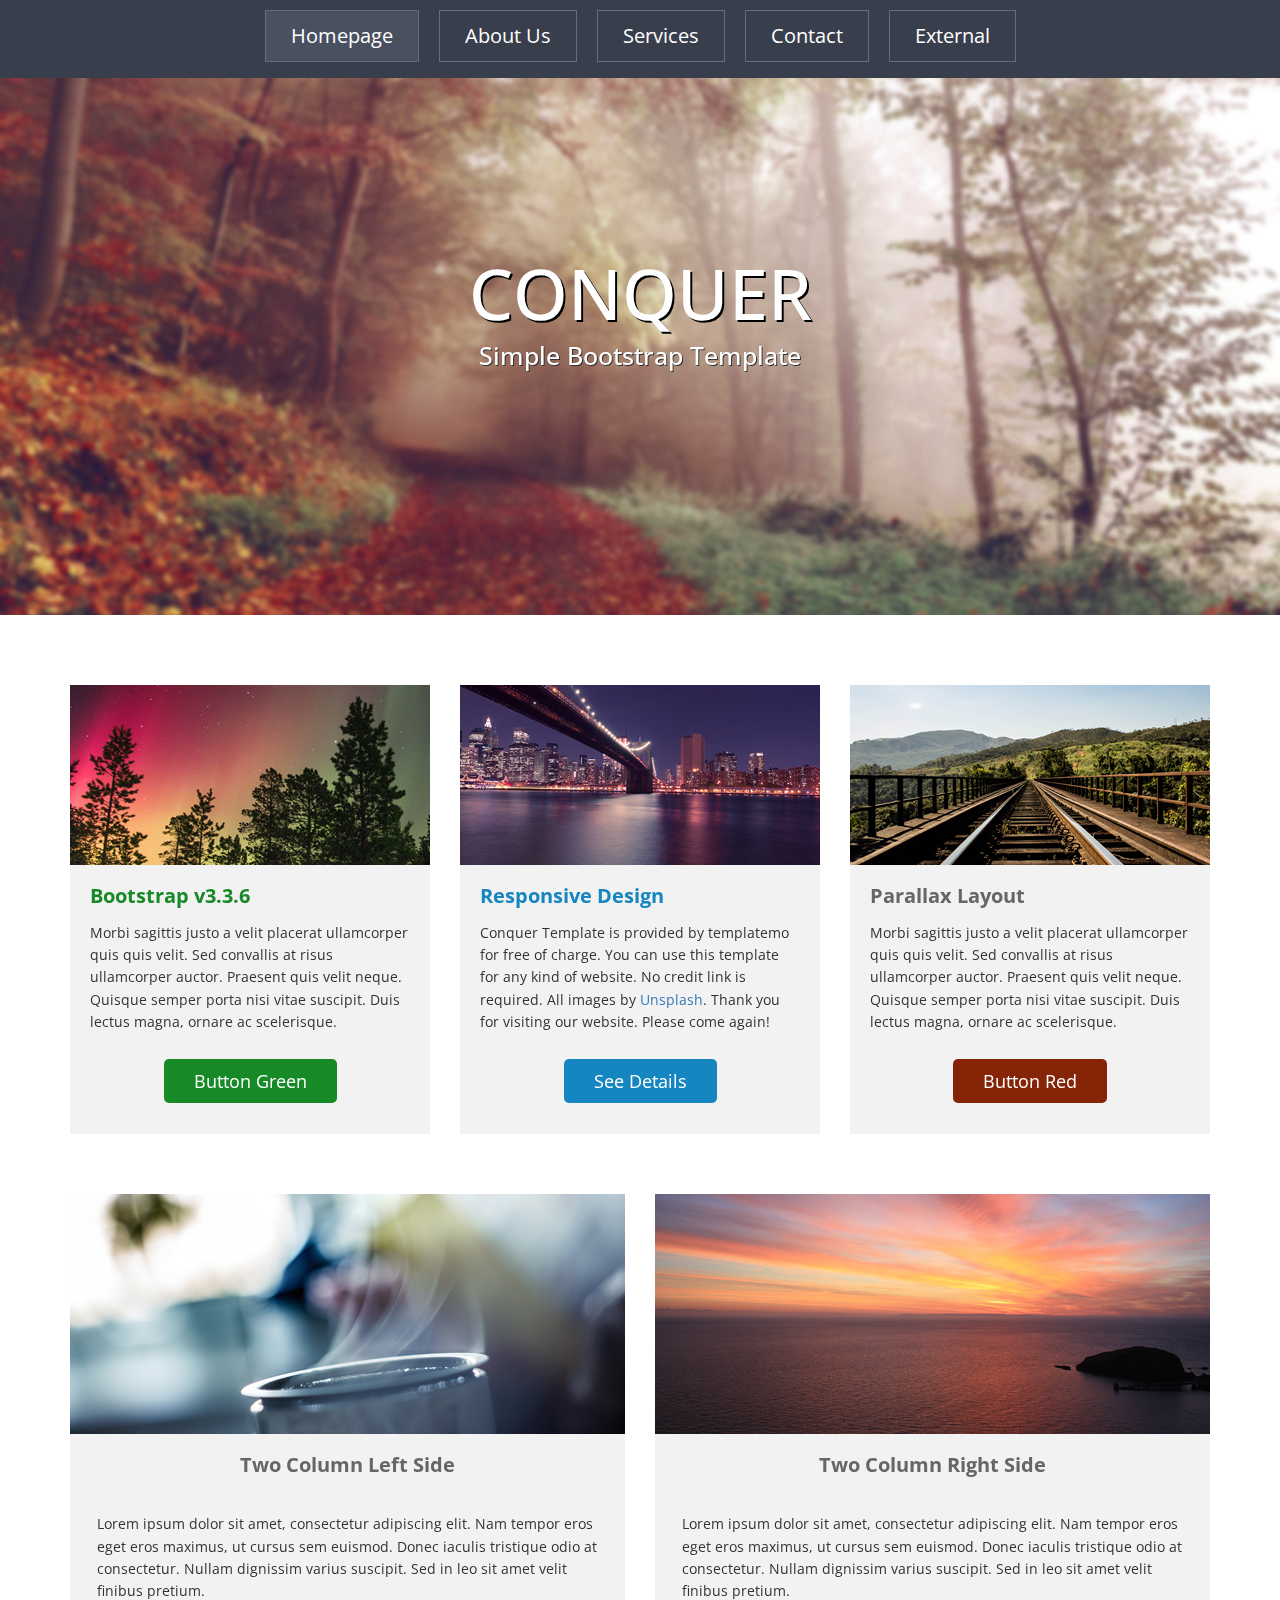
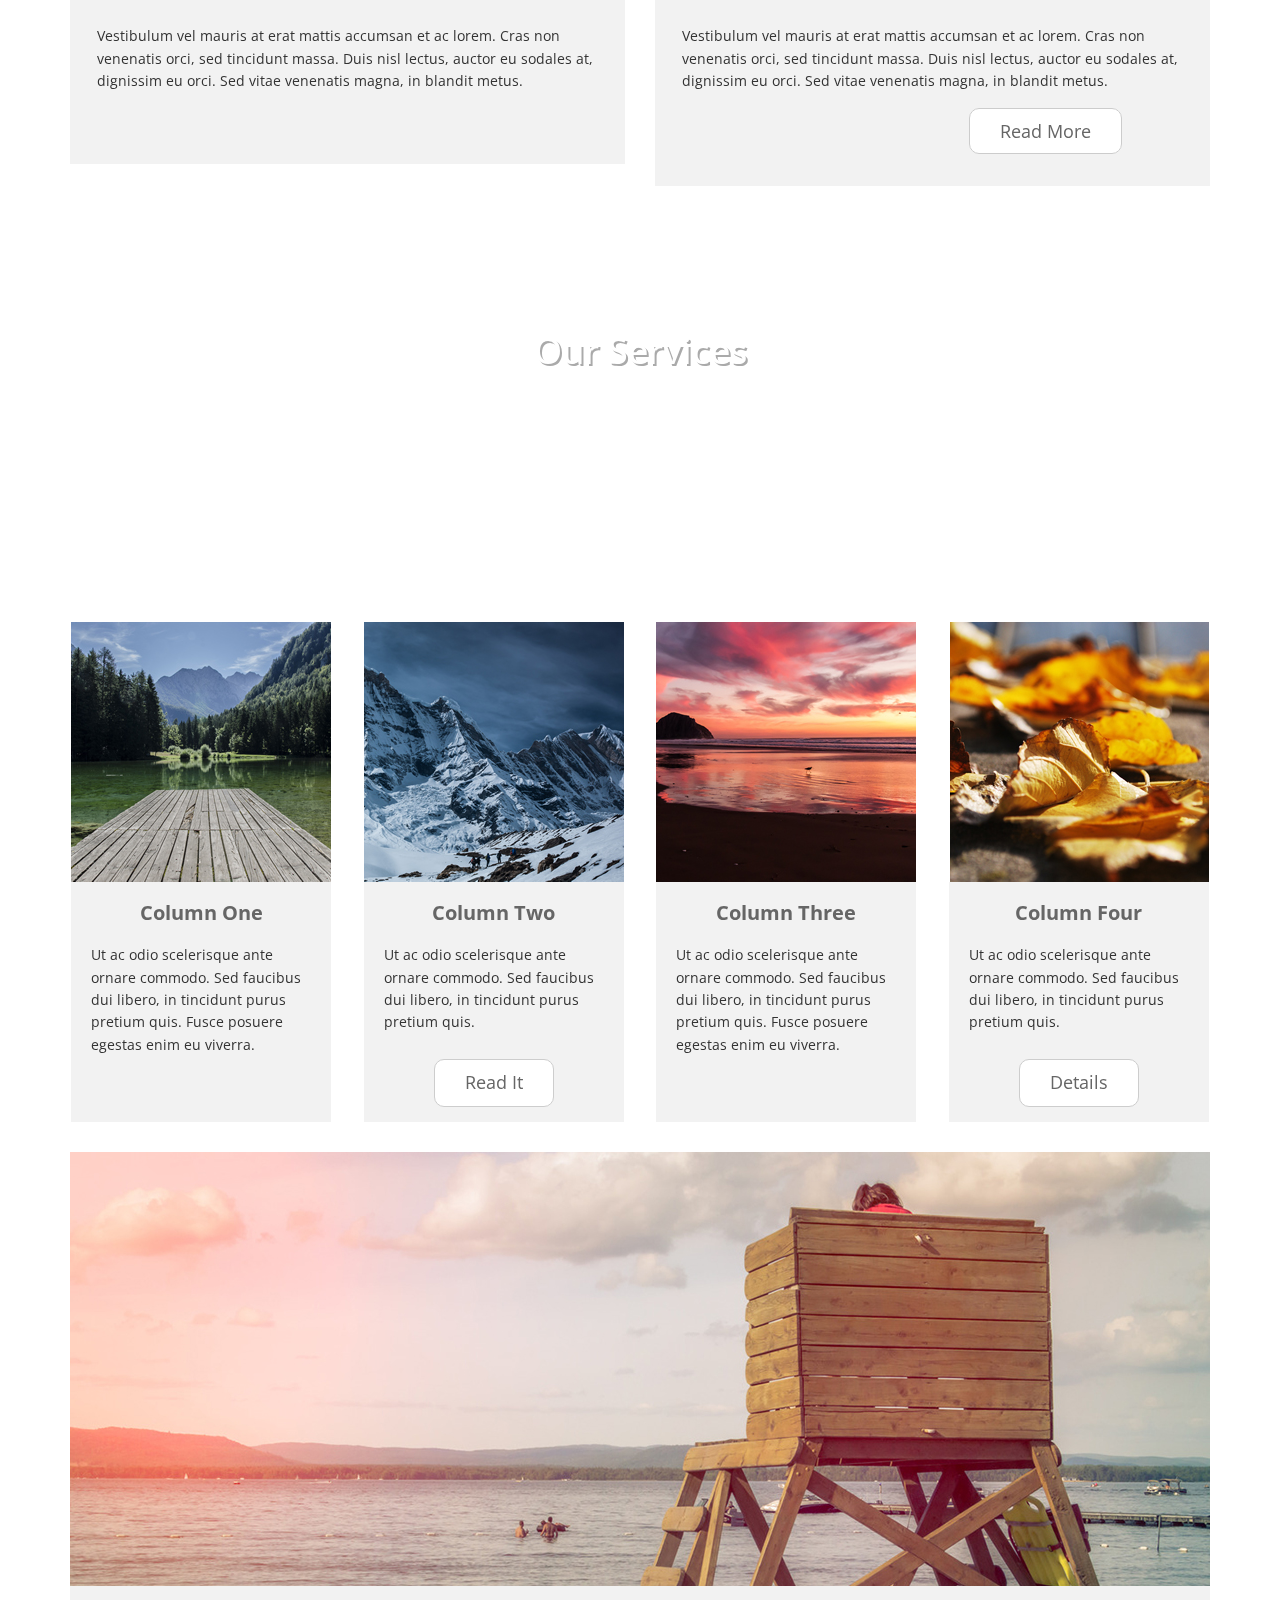
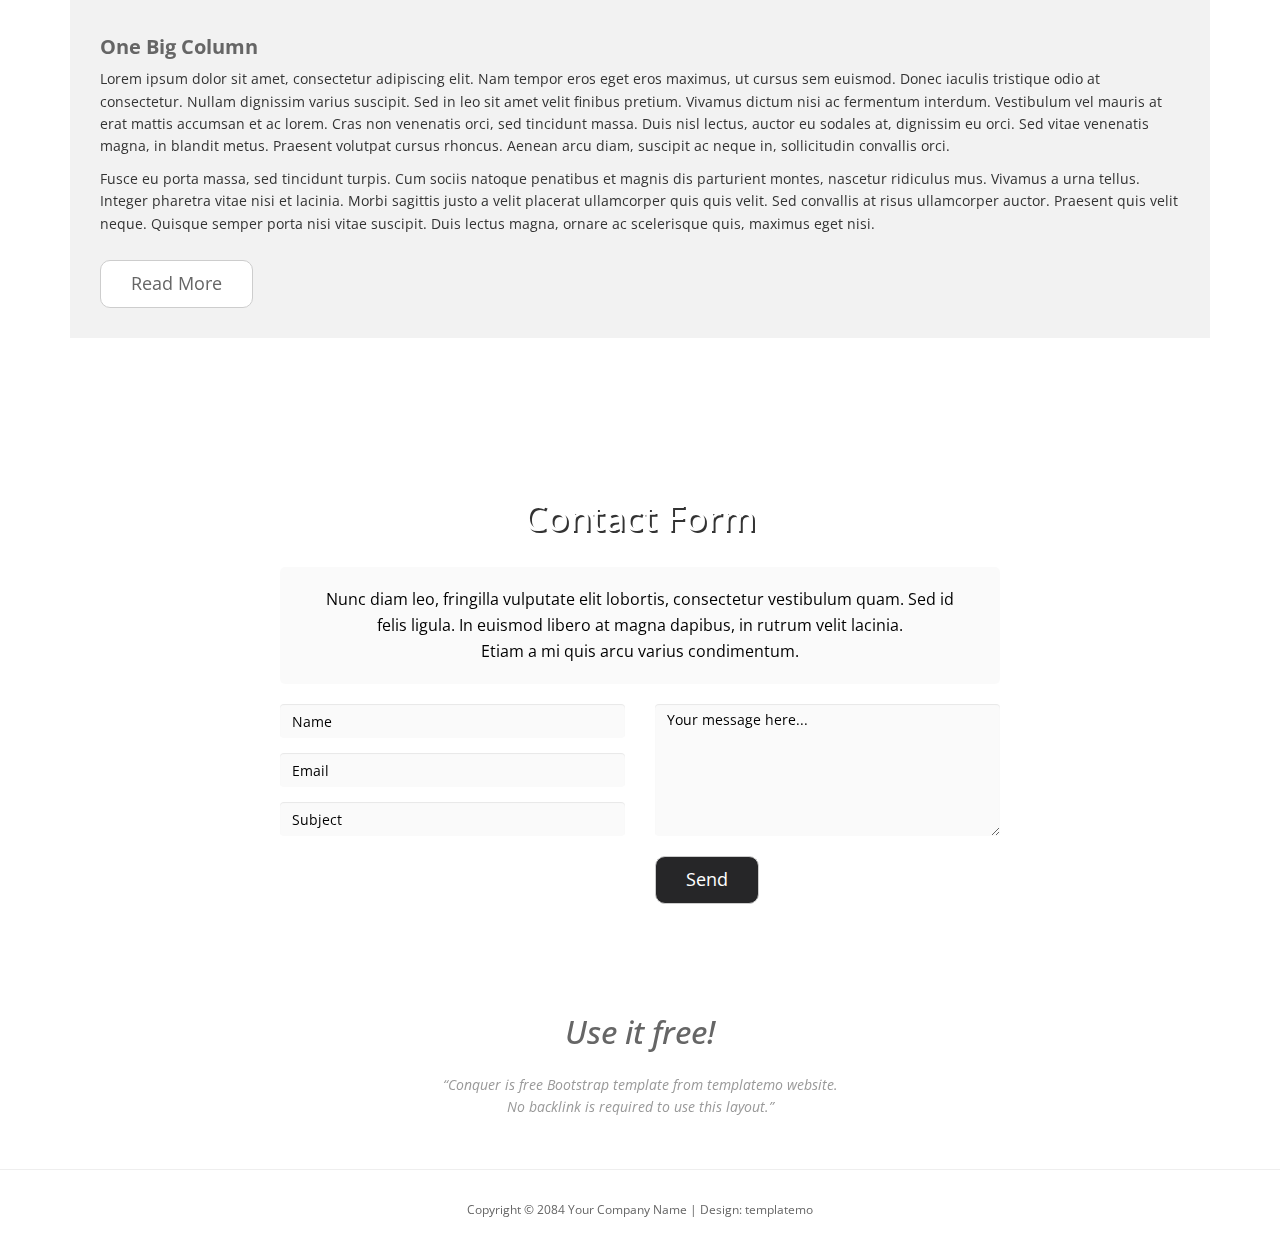
<file: conquer/index.html>
<!DOCTYPE html>
<html>
<head>
	<title>Conquer</title>
<!--
Conquer Template
http://www.templatemo.com/tm-476-conquer
-->
	<meta charset="utf-8">
	<meta name="viewport" content="width=device-width, initial-scale=1">
	<meta http-equiv="X-UA-Compatible" content="IE=edge">
	<link href='https://fonts.googleapis.com/css?family=Open+Sans:300,400,600,700' rel='stylesheet' type='text/css'>
	<link rel="stylesheet" href="css/bootstrap.min.css">
	<link rel="stylesheet" href="css/style.css">
</head>
<body>
	<nav class="navbar navbar-inverse navbar-fixed-top">
		<div class="container">
			<div class="navbar-header">
				<button type="button" class="navbar-toggle">
					<span class="icon-bar"></span>
					<span class="icon-bar"></span>
					<span class="icon-bar"></span>                        
				</button>
			</div>   
			<div class="single-page-nav sticky-wrapper" id="tmNavbar">
				<ul class="nav navbar-nav">
					<li><a href="#section1">Homepage</a></li>
					<li><a href="#section2">About Us</a></li>
					<li><a href="#section3">Services</a></li>
					<li><a href="#section4">Contact</a></li>
					<li><a href="#">External</a></li>
				</ul>
			</div>   
		</div>
	</nav>    

	<div id="section1">
		<header id="header-area" class="intro-section">
			<div class="container">
				<div class="row">
					<div class="col-sm-12 text-center">
						<div class="header-content">
							<h1>CONQUER</h1>
							<h4>Simple Bootstrap Template</h4>
						</div>
					</div>
				</div>
			</div>
		</header>
	</div>
	<div id="section2">
		<!-- Start Feature Area -->
		<section id="feature-area" class="about-section">
			<div class="container">
				<div class="row text-center inner">
					<div class="col-sm-4">
						<div class="feature-content">
							<img src="img/1-1.jpg" alt="Image">
							<h2 class="feature-content-title green-text">Bootstrap v3.3.6</h2>
							<p class="feature-content-description">Morbi sagittis justo a velit placerat ullamcorper quis quis velit. Sed convallis at risus ullamcorper auctor. Praesent quis velit neque. Quisque semper porta nisi vitae suscipit. Duis lectus magna, ornare ac scelerisque.
							</p>
							<a href="#" class="feature-content-link green-btn">button green</a>
						</div>
					</div>
					<div class="col-sm-4">
						<div class="feature-content">
							<img src="img/1-2.jpg" alt="Image">
							<h2 class="feature-content-title blue-text">Responsive Design</h2>
							<p class="feature-content-description">Conquer Template is provided by templatemo for free of charge. You can use this template for any kind of website. No credit link is required. All images by <a href="http://unsplash.com" target="_parent">Unsplash</a>. Thank you for visiting our website. Please come again!</p>                    
							<a href="#" class="feature-content-link blue-btn">See Details</a>
						</div>
					</div>
					<div class="col-sm-4">
						<div class="feature-content">
							<img src="img/1-3.jpg" alt="Image">
							<h2 class="feature-content-title red-text">Parallax Layout</h2>
							<p class="feature-content-description">Morbi sagittis justo a velit placerat ullamcorper quis quis velit. Sed convallis at risus ullamcorper auctor. Praesent quis velit neque. Quisque semper porta nisi vitae suscipit. Duis lectus magna, ornare ac scelerisque.
							</p>
							<a href="#" class="feature-content-link red-btn">Button Red</a>
						</div>
					</div>
				</div>
			</div>
		</section>
		<!-- End Feature Area -->

		<!-- Start Blog Area -->
		<section id="blog-area">
			<div class="container">
				<div class="row text-center inner">
					<div class="col-sm-6">
						<div class="blog-content">
							<img src="img/2-1.jpg" alt="Image">
							<h2>Two Column Left Side</h2>
							<p>Lorem ipsum dolor sit amet, consectetur adipiscing elit. Nam tempor eros eget eros maximus, ut cursus sem euismod. Donec iaculis tristique odio at consectetur. Nullam dignissim varius suscipit. Sed in leo sit amet velit finibus pretium.<br><br>
								Vestibulum vel mauris at erat mattis accumsan et ac lorem. Cras non venenatis orci, sed tincidunt massa. Duis nisl lectus, auctor eu sodales at, dignissim eu orci. Sed vitae venenatis magna, in blandit metus.</p>
								<br>

							</div>
						</div>
						<div class="col-sm-6">
							<div class="blog-content">
								<img src="img/2-2.jpg" alt="Image">
								<h2>Two Column Right Side</h2>
								<p>Lorem ipsum dolor sit amet, consectetur adipiscing elit. Nam tempor eros eget eros maximus, ut cursus sem euismod. Donec iaculis tristique odio at consectetur. Nullam dignissim varius suscipit. Sed in leo sit amet velit finibus pretium.<br><br>
								Vestibulum vel mauris at erat mattis accumsan et ac lorem. Cras non venenatis orci, sed tincidunt massa. Duis nisl lectus, auctor eu sodales at, dignissim eu orci. Sed vitae venenatis magna, in blandit metus.</p>
									<span><a href="#">read more</a></span><br>
									<p id="blofr"></p>
								</div>
							</div>
						</div>
					</div>
				</section>
				<!-- End Blog Area -->
			</div>
			<div id="section3">
				<!-- Start Services Area -->
				<section id="services-area" class="services-section">
					<div class="container">
						<div class="row">
							<div class="col-sm-12 text-center inner our-service">
								<div class="service">
									<h1>Our Services</h1>
									<p>Nunc diam leo, fringilla vulputate elit lobortis, consectetur vestibulum quam. Sed id <br>
										felis ligula. In euismod libero at magna dapibus, in rutrum velit lacinia. <br>
										Etiam a mi quis arcu varius condimentum.</p>
									</div>
								</div>
							</div>
						</div>
					</section>
					<!-- End Services Area -->

					<!-- Start Testimornial Area -->
					<section id="testimornial-area">
						<div class="container">
							<div class="row text-center">
								<div class="col-lg-3 col-md-3 col-sm-6 col-xs-6 col-xxs-12">
									<div class="testimonial-content">
										<img src="img/4-1.jpg" alt="Image">
										<h2>Column One</h2>
										<p>Ut ac odio scelerisque ante ornare commodo. Sed faucibus dui libero, in tincidunt purus pretium quis. Fusce posuere egestas enim eu viverra.</p>
										<br>
									</div>
								</div>
								<div class="col-lg-3 col-md-3 col-sm-6 col-xs-6 col-xxs-12">
									<div class="testimonial-content">
										<img src="img/4-2.jpg" alt="Image">
										<h2>Column Two</h2>
										<p>Ut ac odio scelerisque ante ornare commodo. Sed faucibus dui libero, in tincidunt purus pretium quis.</p>
										<a href="#" class="content-link">read it</a>
										<br>
										<p id="redd"></p>
									</div>
								</div>
								<div class="col-lg-3 col-md-3 col-sm-6 col-xs-6 col-xxs-12">
									<div class="testimonial-content">
										<img src="img/4-3.jpg" alt="Image">
										<h2>Column Three</h2>
										<p>Ut ac odio scelerisque ante ornare commodo. Sed faucibus dui libero, in tincidunt purus pretium quis. Fusce posuere egestas enim eu viverra.</p>
										<br>
									</div>
								</div>
								<div class="col-lg-3 col-md-3 col-sm-6 col-xs-6 col-xxs-12">
									<div class="testimonial-content">
										<img src="img/4-4.jpg" alt="Image">
										<h2>Column Four</h2>
										<p>Ut ac odio scelerisque ante ornare commodo. Sed faucibus dui libero, in tincidunt purus pretium quis.</p>
										<a href="#" class="content-link">details</a>
										<br>
										<p id="dets"></p>
									</div>
								</div>
							</div>
							<div class="row">
								<div class="col-lg-12">
									<div class="tm-box">
										<img src="img/4-5.jpg" alt="Image" class="img-responsive">
										<div class="tm-box-description">
											<h2>One Big Column</h2>
											<p class="tm-box-p">Lorem ipsum dolor sit amet, consectetur adipiscing elit. Nam tempor eros eget eros maximus, ut cursus sem euismod. Donec iaculis tristique odio at consectetur. Nullam dignissim varius suscipit. Sed in leo sit amet velit finibus pretium. Vivamus dictum nisi ac fermentum interdum. Vestibulum vel mauris at erat mattis accumsan et ac lorem. Cras non venenatis orci, sed tincidunt massa. Duis nisl lectus, auctor eu sodales at, dignissim eu orci. Sed vitae venenatis magna, in blandit metus. Praesent volutpat cursus rhoncus. Aenean arcu diam, suscipit ac neque in, sollicitudin convallis orci.</p>
											<p class="tm-box-p">Fusce eu porta massa, sed tincidunt turpis. Cum sociis natoque penatibus et magnis dis parturient montes, nascetur ridiculus mus. Vivamus a urna tellus. Integer pharetra vitae nisi et lacinia. Morbi sagittis justo a velit placerat ullamcorper quis quis velit. Sed convallis at risus ullamcorper auctor. Praesent quis velit neque. Quisque semper porta nisi vitae suscipit. Duis lectus magna, ornare ac scelerisque quis, maximus eget nisi.</p>
											<a href="#" class="content-link">Read More</a>    
										</div>                        
									</div>                    
								</div>
							</div>
						</div>
					</section>
					<!-- End Testimornial Area -->
				</div>
				<div id="section4">
					<!-- Start Contact Area -->
					<section id="contact-area" class="contact-section">
						<div class="container">
							<div class="row">
								<div class="col-sm-12 text-center inner">
									<div class="contact-content">
										<h1>contact form</h1>
										<div class="row">                            
											<div class="col-sm-12">
												<p>Nunc diam leo, fringilla vulputate elit lobortis, consectetur vestibulum quam. Sed id <br>
													felis ligula. In euismod libero at magna dapibus, in rutrum velit lacinia. <br>
													Etiam a mi quis arcu varius condimentum.</p>
												</div>                            
											</div>

										</div>
									</div>
								</div>
								<div class="row">
									<div class="col-lg-12">
										<form action="#" method="post" class="contact-form">
											<div class="col-sm-6 contact-form-left">
												<div class="form-group">
													<input name="name" type="text" class="form-control" id="name" placeholder="Name">
												  	<input type="email" name="email" class="form-control" id="mail" placeholder="Email">
													<input name="subject" type="text" class="form-control" id="subject" placeholder="Subject">
												</div>
											</div>
											<div class="col-sm-6 contact-form-right">
												<div class="form-group">
													<textarea name="message" rows="6" class="form-control" id="comment" placeholder="Your message here..."></textarea>
													<button type="submit" class="btn btn-default">Send</button>
												</div>
											</div>                        
										</form>    
									</div>                
								</div>
							</div>
						</section>
						<!-- End Contact Area -->
					</div>

					<!-- Start Footer Area -->
					<footer id="footer-area">
						<div class="container">
							<div class="row text-center">
								<div class="col-sm-12">
									<div class="footer-content">
										<h1>Use it free!</h1>
										<p>“Conquer is free Bootstrap template from templatemo website. 
											<br>No backlink is required to use this layout.”</p>
										</div>                
									</div>
								</div>
							</div>
							<hr>
							<div class="container">
								<div class="row">
									<div class="col-sm-12 text-center">             
										<p class="copy">Copyright © 2084 Your Company Name 
                                        
                                        | Design: templatemo</p>
									</div>
								</div>
							</div>
						</footer>
						<!-- End Footer Area -->

						<script src="js/jquery-1.11.2.min.js"></script>
						<script src="js/jquery.scrollUp.min.js"></script> <!-- https://github.com/markgoodyear/scrollup -->
						<script src="js/jquery.singlePageNav.min.js"></script> <!-- https://github.com/ChrisWojcik/single-page-nav -->
						<script src="js/parallax.js-1.3.1/parallax.js"></script> <!-- http://pixelcog.github.io/parallax.js/ -->
						<script>

    // HTML document is loaded. DOM is ready.
    $(function() {  

    // Parallax
        $('.intro-section').parallax({
        	imageSrc: 'img/bg-1.jpg',
        	speed: 0.2
        });
        $('.services-section').parallax({
        	imageSrc: 'img/bg-2.jpg',
        	speed: 0.2
    	});
        $('.contact-section').parallax({
        	imageSrc: 'img/bg-3.jpg',
        	speed: 0.2
        });    

        // jQuery Scroll Up / Back To Top Image
        $.scrollUp({
                scrollName: 'scrollUp',      // Element ID
		        scrollDistance: 300,         // Distance from top/bottom before showing element (px)
		        scrollFrom: 'top',           // 'top' or 'bottom'
		        scrollSpeed: 1000,            // Speed back to top (ms)
		        easingType: 'linear',        // Scroll to top easing (see http://easings.net/)
		        animation: 'fade',           // Fade, slide, none
		        animationSpeed: 300,         // Animation speed (ms)		        
		        scrollText: '', // Text for element, can contain HTML		        
		        scrollImg: true            // Set true to use image		        
            });

        // ScrollUp Placement
        $( window ).on( 'scroll', function() {

            // If the height of the document less the height of the document is the same as the
            // distance the window has scrolled from the top...
            if ( $( document ).height() - $( window ).height() === $( window ).scrollTop() ) {

                // Adjust the scrollUp image so that it's a few pixels above the footer
                $('#scrollUp').css( 'bottom', '80px' );

            } else {      
                // Otherwise, leave set it to its default value.
                $('#scrollUp').css( 'bottom', '30px' );        
            }
        });

        $('.single-page-nav').singlePageNav({
        	offset: $('.single-page-nav').outerHeight(),
        	speed: 1500,
        	filter: ':not(.external)',
        	updateHash: true
        });

        $('.navbar-toggle').click(function(){
        	$('.single-page-nav').toggleClass('show');
        });

        $('.single-page-nav a').click(function(){
        	$('.single-page-nav').removeClass('show');
        });
        
    });
</script>
</body>
</html>
</file>
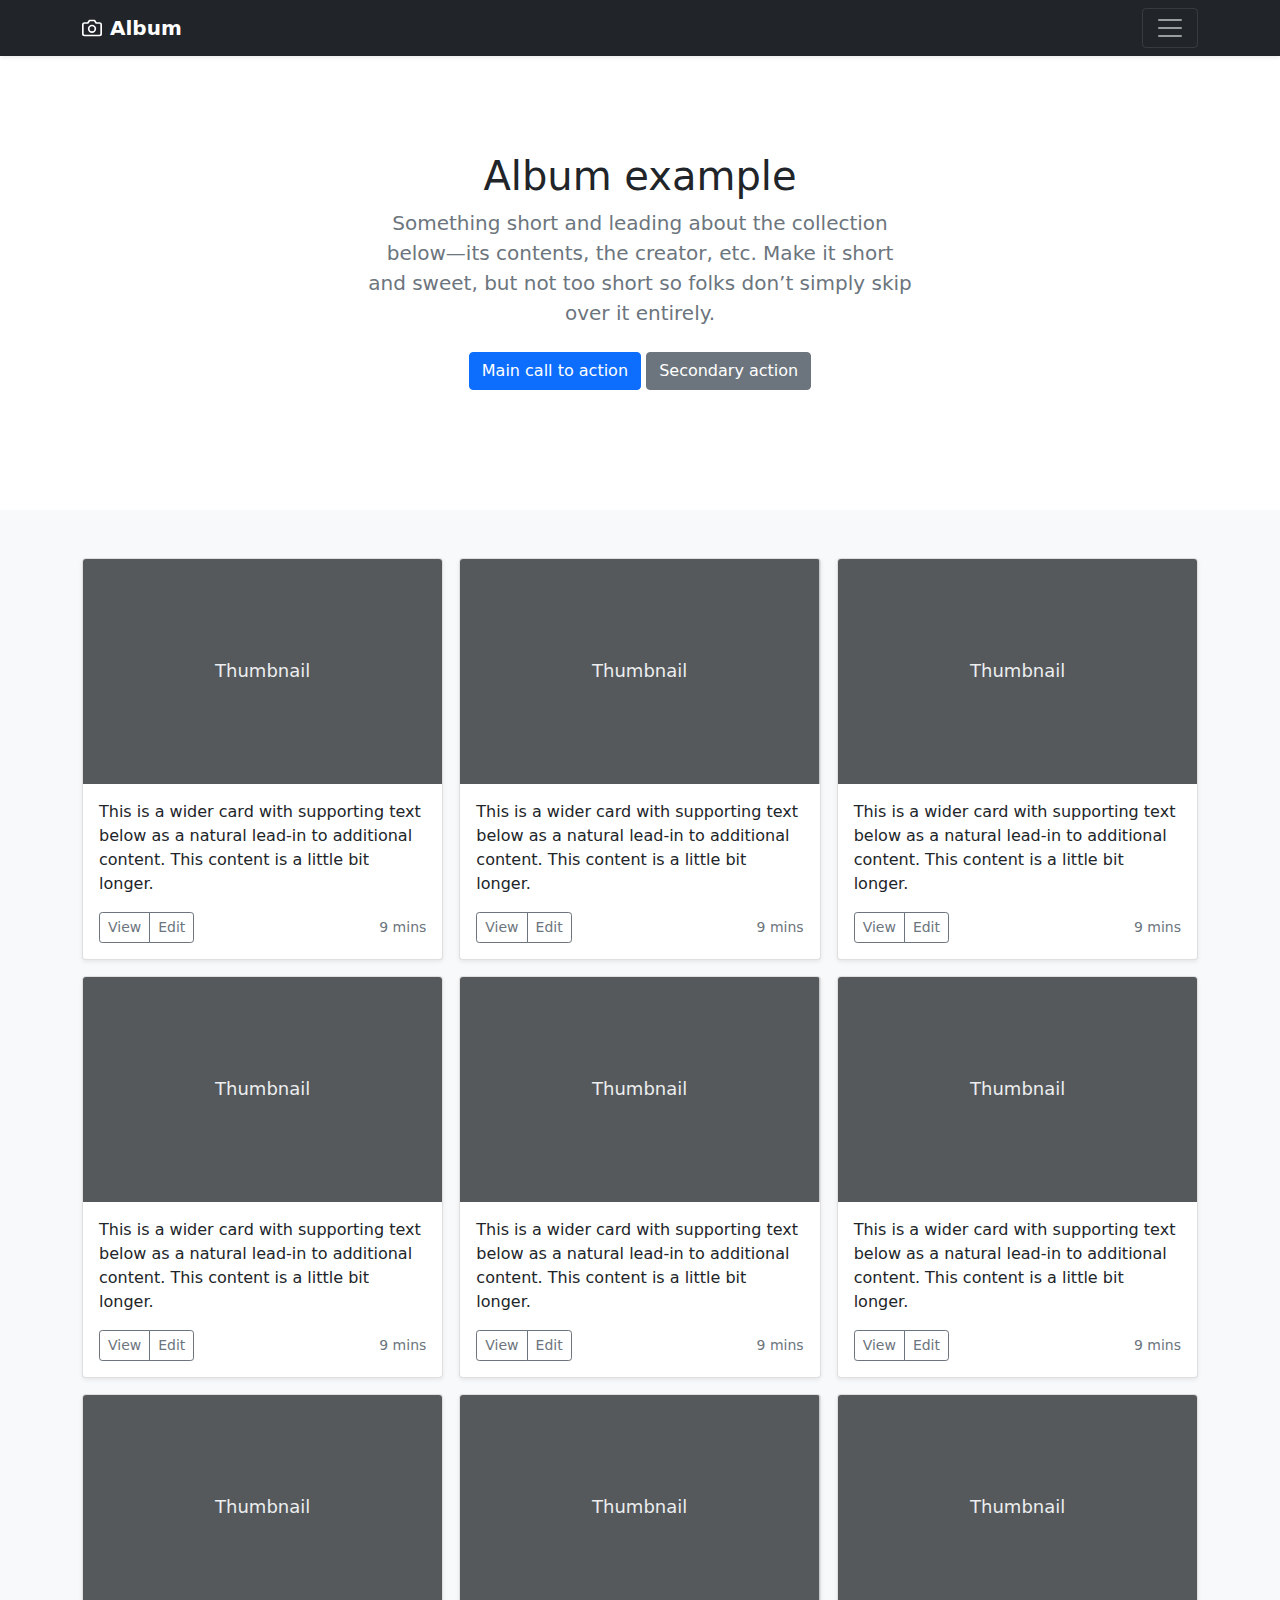
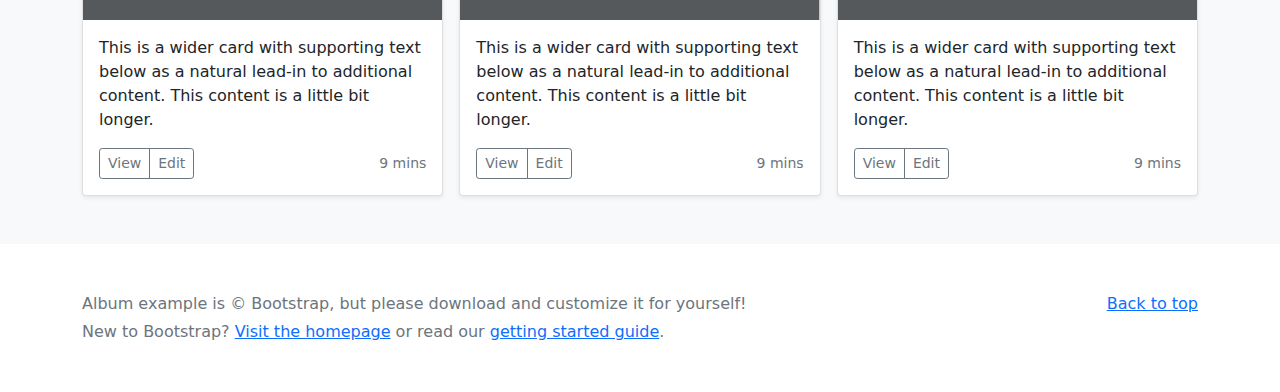
<file: Bootstrap/bootstrap-5.0.0-beta1-examples/album/index.html>
<!doctype html>
<html lang="en">
  <head>
    <meta charset="utf-8">
    <meta name="viewport" content="width=device-width, initial-scale=1">
    <meta name="description" content="">
    <meta name="author" content="Mark Otto, Jacob Thornton, and Bootstrap contributors">
    <meta name="generator" content="Hugo 0.79.0">
    <title>Album example · Bootstrap v5.0</title>

    <link rel="canonical" href="https://getbootstrap.com/docs/5.0/examples/album/">

    

    <!-- Bootstrap core CSS -->
<link href="../assets/dist/css/bootstrap.min.css" rel="stylesheet">

    <style>
      .bd-placeholder-img {
        font-size: 1.125rem;
        text-anchor: middle;
        -webkit-user-select: none;
        -moz-user-select: none;
        user-select: none;
      }

      @media (min-width: 768px) {
        .bd-placeholder-img-lg {
          font-size: 3.5rem;
        }
      }
    </style>

    
  </head>
  <body>
    
<header>
  <div class="collapse bg-dark" id="navbarHeader">
    <div class="container">
      <div class="row">
        <div class="col-sm-8 col-md-7 py-4">
          <h4 class="text-white">About</h4>
          <p class="text-muted">Add some information about the album below, the author, or any other background context. Make it a few sentences long so folks can pick up some informative tidbits. Then, link them off to some social networking sites or contact information.</p>
        </div>
        <div class="col-sm-4 offset-md-1 py-4">
          <h4 class="text-white">Contact</h4>
          <ul class="list-unstyled">
            <li><a href="#" class="text-white">Follow on Twitter</a></li>
            <li><a href="#" class="text-white">Like on Facebook</a></li>
            <li><a href="#" class="text-white">Email me</a></li>
          </ul>
        </div>
      </div>
    </div>
  </div>
  <div class="navbar navbar-dark bg-dark shadow-sm">
    <div class="container">
      <a href="#" class="navbar-brand d-flex align-items-center">
        <svg xmlns="http://www.w3.org/2000/svg" width="20" height="20" fill="none" stroke="currentColor" stroke-linecap="round" stroke-linejoin="round" stroke-width="2" aria-hidden="true" class="me-2" viewBox="0 0 24 24"><path d="M23 19a2 2 0 0 1-2 2H3a2 2 0 0 1-2-2V8a2 2 0 0 1 2-2h4l2-3h6l2 3h4a2 2 0 0 1 2 2z"/><circle cx="12" cy="13" r="4"/></svg>
        <strong>Album</strong>
      </a>
      <button class="navbar-toggler" type="button" data-bs-toggle="collapse" data-bs-target="#navbarHeader" aria-controls="navbarHeader" aria-expanded="false" aria-label="Toggle navigation">
        <span class="navbar-toggler-icon"></span>
      </button>
    </div>
  </div>
</header>

<main>

  <section class="py-5 text-center container">
    <div class="row py-lg-5">
      <div class="col-lg-6 col-md-8 mx-auto">
        <h1 class="fw-light">Album example</h1>
        <p class="lead text-muted">Something short and leading about the collection below—its contents, the creator, etc. Make it short and sweet, but not too short so folks don’t simply skip over it entirely.</p>
        <p>
          <a href="#" class="btn btn-primary my-2">Main call to action</a>
          <a href="#" class="btn btn-secondary my-2">Secondary action</a>
        </p>
      </div>
    </div>
  </section>

  <div class="album py-5 bg-light">
    <div class="container">

      <div class="row row-cols-1 row-cols-sm-2 row-cols-md-3 g-3">
        <div class="col">
          <div class="card shadow-sm">
            <svg class="bd-placeholder-img card-img-top" width="100%" height="225" xmlns="http://www.w3.org/2000/svg" role="img" aria-label="Placeholder: Thumbnail" preserveAspectRatio="xMidYMid slice" focusable="false"><title>Placeholder</title><rect width="100%" height="100%" fill="#55595c"/><text x="50%" y="50%" fill="#eceeef" dy=".3em">Thumbnail</text></svg>

            <div class="card-body">
              <p class="card-text">This is a wider card with supporting text below as a natural lead-in to additional content. This content is a little bit longer.</p>
              <div class="d-flex justify-content-between align-items-center">
                <div class="btn-group">
                  <button type="button" class="btn btn-sm btn-outline-secondary">View</button>
                  <button type="button" class="btn btn-sm btn-outline-secondary">Edit</button>
                </div>
                <small class="text-muted">9 mins</small>
              </div>
            </div>
          </div>
        </div>
        <div class="col">
          <div class="card shadow-sm">
            <svg class="bd-placeholder-img card-img-top" width="100%" height="225" xmlns="http://www.w3.org/2000/svg" role="img" aria-label="Placeholder: Thumbnail" preserveAspectRatio="xMidYMid slice" focusable="false"><title>Placeholder</title><rect width="100%" height="100%" fill="#55595c"/><text x="50%" y="50%" fill="#eceeef" dy=".3em">Thumbnail</text></svg>

            <div class="card-body">
              <p class="card-text">This is a wider card with supporting text below as a natural lead-in to additional content. This content is a little bit longer.</p>
              <div class="d-flex justify-content-between align-items-center">
                <div class="btn-group">
                  <button type="button" class="btn btn-sm btn-outline-secondary">View</button>
                  <button type="button" class="btn btn-sm btn-outline-secondary">Edit</button>
                </div>
                <small class="text-muted">9 mins</small>
              </div>
            </div>
          </div>
        </div>
        <div class="col">
          <div class="card shadow-sm">
            <svg class="bd-placeholder-img card-img-top" width="100%" height="225" xmlns="http://www.w3.org/2000/svg" role="img" aria-label="Placeholder: Thumbnail" preserveAspectRatio="xMidYMid slice" focusable="false"><title>Placeholder</title><rect width="100%" height="100%" fill="#55595c"/><text x="50%" y="50%" fill="#eceeef" dy=".3em">Thumbnail</text></svg>

            <div class="card-body">
              <p class="card-text">This is a wider card with supporting text below as a natural lead-in to additional content. This content is a little bit longer.</p>
              <div class="d-flex justify-content-between align-items-center">
                <div class="btn-group">
                  <button type="button" class="btn btn-sm btn-outline-secondary">View</button>
                  <button type="button" class="btn btn-sm btn-outline-secondary">Edit</button>
                </div>
                <small class="text-muted">9 mins</small>
              </div>
            </div>
          </div>
        </div>

        <div class="col">
          <div class="card shadow-sm">
            <svg class="bd-placeholder-img card-img-top" width="100%" height="225" xmlns="http://www.w3.org/2000/svg" role="img" aria-label="Placeholder: Thumbnail" preserveAspectRatio="xMidYMid slice" focusable="false"><title>Placeholder</title><rect width="100%" height="100%" fill="#55595c"/><text x="50%" y="50%" fill="#eceeef" dy=".3em">Thumbnail</text></svg>

            <div class="card-body">
              <p class="card-text">This is a wider card with supporting text below as a natural lead-in to additional content. This content is a little bit longer.</p>
              <div class="d-flex justify-content-between align-items-center">
                <div class="btn-group">
                  <button type="button" class="btn btn-sm btn-outline-secondary">View</button>
                  <button type="button" class="btn btn-sm btn-outline-secondary">Edit</button>
                </div>
                <small class="text-muted">9 mins</small>
              </div>
            </div>
          </div>
        </div>
        <div class="col">
          <div class="card shadow-sm">
            <svg class="bd-placeholder-img card-img-top" width="100%" height="225" xmlns="http://www.w3.org/2000/svg" role="img" aria-label="Placeholder: Thumbnail" preserveAspectRatio="xMidYMid slice" focusable="false"><title>Placeholder</title><rect width="100%" height="100%" fill="#55595c"/><text x="50%" y="50%" fill="#eceeef" dy=".3em">Thumbnail</text></svg>

            <div class="card-body">
              <p class="card-text">This is a wider card with supporting text below as a natural lead-in to additional content. This content is a little bit longer.</p>
              <div class="d-flex justify-content-between align-items-center">
                <div class="btn-group">
                  <button type="button" class="btn btn-sm btn-outline-secondary">View</button>
                  <button type="button" class="btn btn-sm btn-outline-secondary">Edit</button>
                </div>
                <small class="text-muted">9 mins</small>
              </div>
            </div>
          </div>
        </div>
        <div class="col">
          <div class="card shadow-sm">
            <svg class="bd-placeholder-img card-img-top" width="100%" height="225" xmlns="http://www.w3.org/2000/svg" role="img" aria-label="Placeholder: Thumbnail" preserveAspectRatio="xMidYMid slice" focusable="false"><title>Placeholder</title><rect width="100%" height="100%" fill="#55595c"/><text x="50%" y="50%" fill="#eceeef" dy=".3em">Thumbnail</text></svg>

            <div class="card-body">
              <p class="card-text">This is a wider card with supporting text below as a natural lead-in to additional content. This content is a little bit longer.</p>
              <div class="d-flex justify-content-between align-items-center">
                <div class="btn-group">
                  <button type="button" class="btn btn-sm btn-outline-secondary">View</button>
                  <button type="button" class="btn btn-sm btn-outline-secondary">Edit</button>
                </div>
                <small class="text-muted">9 mins</small>
              </div>
            </div>
          </div>
        </div>

        <div class="col">
          <div class="card shadow-sm">
            <svg class="bd-placeholder-img card-img-top" width="100%" height="225" xmlns="http://www.w3.org/2000/svg" role="img" aria-label="Placeholder: Thumbnail" preserveAspectRatio="xMidYMid slice" focusable="false"><title>Placeholder</title><rect width="100%" height="100%" fill="#55595c"/><text x="50%" y="50%" fill="#eceeef" dy=".3em">Thumbnail</text></svg>

            <div class="card-body">
              <p class="card-text">This is a wider card with supporting text below as a natural lead-in to additional content. This content is a little bit longer.</p>
              <div class="d-flex justify-content-between align-items-center">
                <div class="btn-group">
                  <button type="button" class="btn btn-sm btn-outline-secondary">View</button>
                  <button type="button" class="btn btn-sm btn-outline-secondary">Edit</button>
                </div>
                <small class="text-muted">9 mins</small>
              </div>
            </div>
          </div>
        </div>
        <div class="col">
          <div class="card shadow-sm">
            <svg class="bd-placeholder-img card-img-top" width="100%" height="225" xmlns="http://www.w3.org/2000/svg" role="img" aria-label="Placeholder: Thumbnail" preserveAspectRatio="xMidYMid slice" focusable="false"><title>Placeholder</title><rect width="100%" height="100%" fill="#55595c"/><text x="50%" y="50%" fill="#eceeef" dy=".3em">Thumbnail</text></svg>

            <div class="card-body">
              <p class="card-text">This is a wider card with supporting text below as a natural lead-in to additional content. This content is a little bit longer.</p>
              <div class="d-flex justify-content-between align-items-center">
                <div class="btn-group">
                  <button type="button" class="btn btn-sm btn-outline-secondary">View</button>
                  <button type="button" class="btn btn-sm btn-outline-secondary">Edit</button>
                </div>
                <small class="text-muted">9 mins</small>
              </div>
            </div>
          </div>
        </div>
        <div class="col">
          <div class="card shadow-sm">
            <svg class="bd-placeholder-img card-img-top" width="100%" height="225" xmlns="http://www.w3.org/2000/svg" role="img" aria-label="Placeholder: Thumbnail" preserveAspectRatio="xMidYMid slice" focusable="false"><title>Placeholder</title><rect width="100%" height="100%" fill="#55595c"/><text x="50%" y="50%" fill="#eceeef" dy=".3em">Thumbnail</text></svg>

            <div class="card-body">
              <p class="card-text">This is a wider card with supporting text below as a natural lead-in to additional content. This content is a little bit longer.</p>
              <div class="d-flex justify-content-between align-items-center">
                <div class="btn-group">
                  <button type="button" class="btn btn-sm btn-outline-secondary">View</button>
                  <button type="button" class="btn btn-sm btn-outline-secondary">Edit</button>
                </div>
                <small class="text-muted">9 mins</small>
              </div>
            </div>
          </div>
        </div>
      </div>
    </div>
  </div>

</main>

<footer class="text-muted py-5">
  <div class="container">
    <p class="float-end mb-1">
      <a href="#">Back to top</a>
    </p>
    <p class="mb-1">Album example is &copy; Bootstrap, but please download and customize it for yourself!</p>
    <p class="mb-0">New to Bootstrap? <a href="/">Visit the homepage</a> or read our <a href="../getting-started/introduction/">getting started guide</a>.</p>
  </div>
</footer>


    <script src="../assets/dist/js/bootstrap.bundle.min.js"></script>

      
  </body>
</html>
</file>
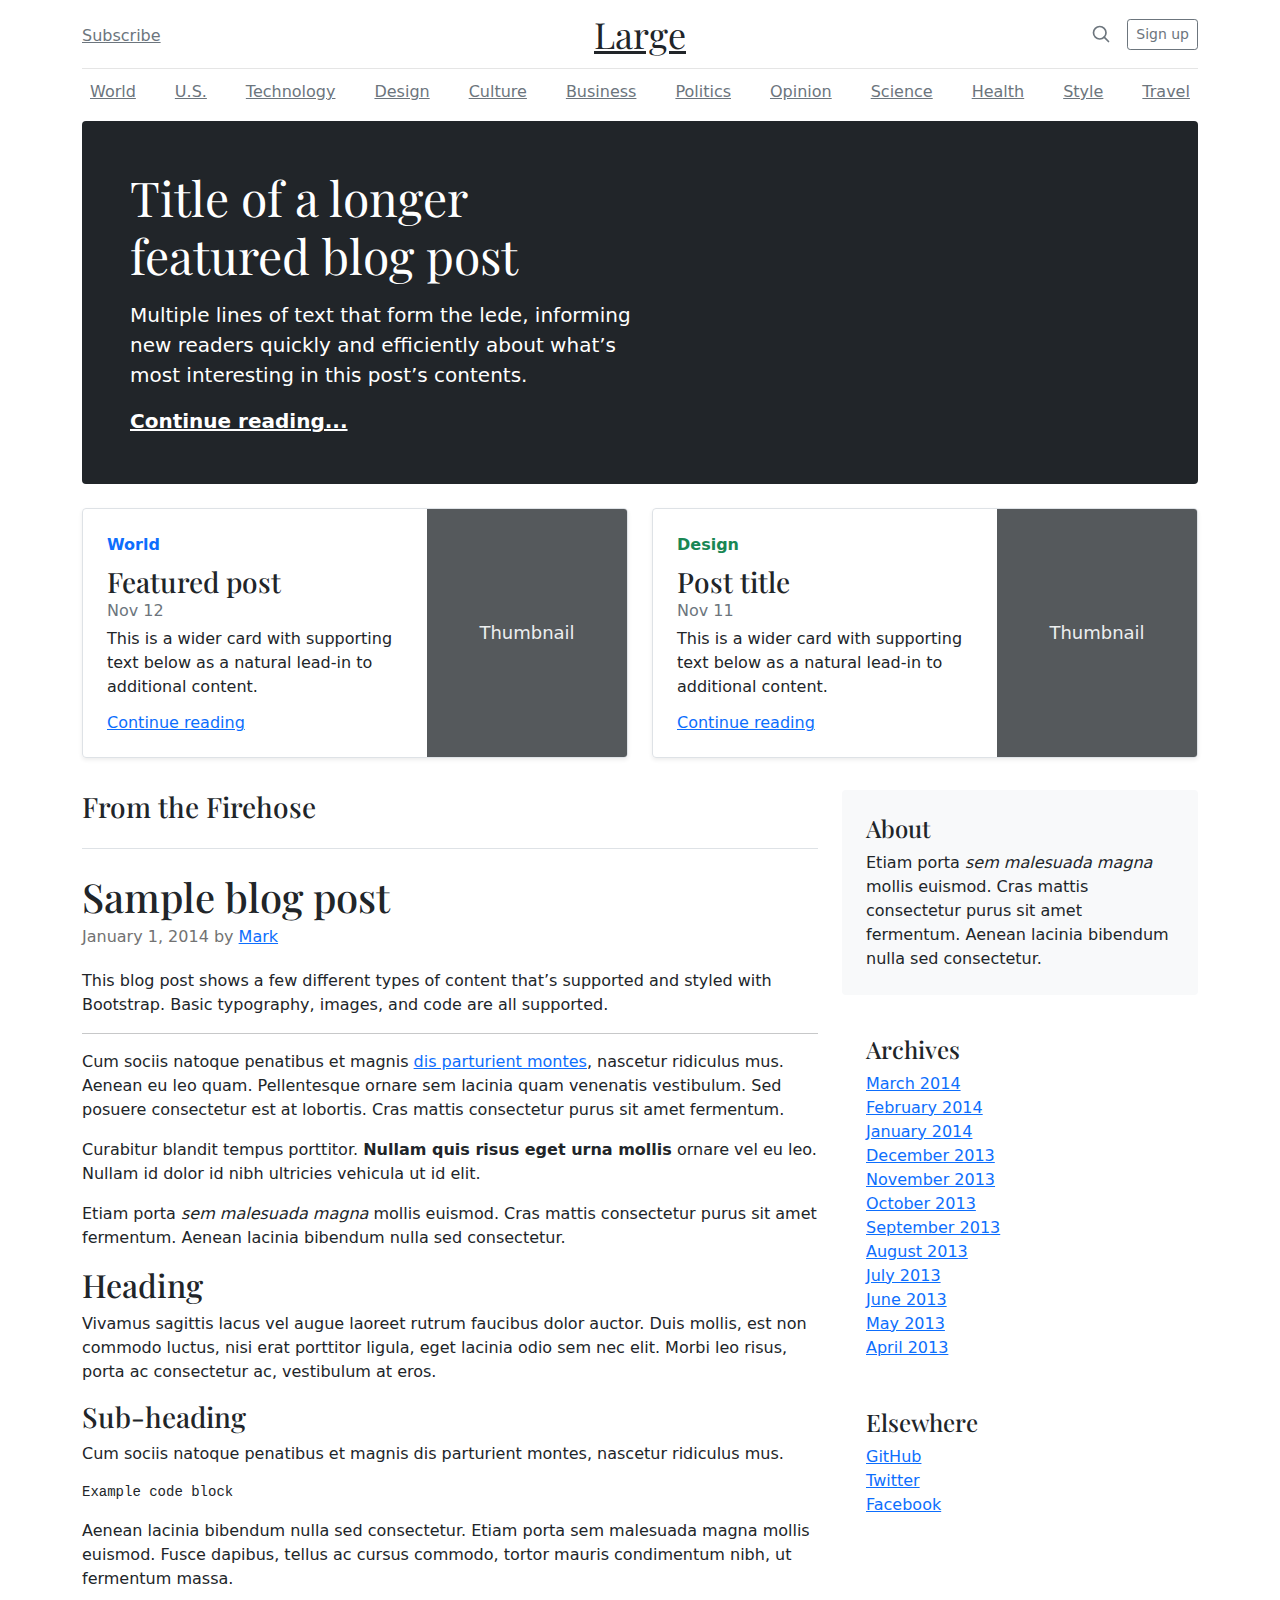
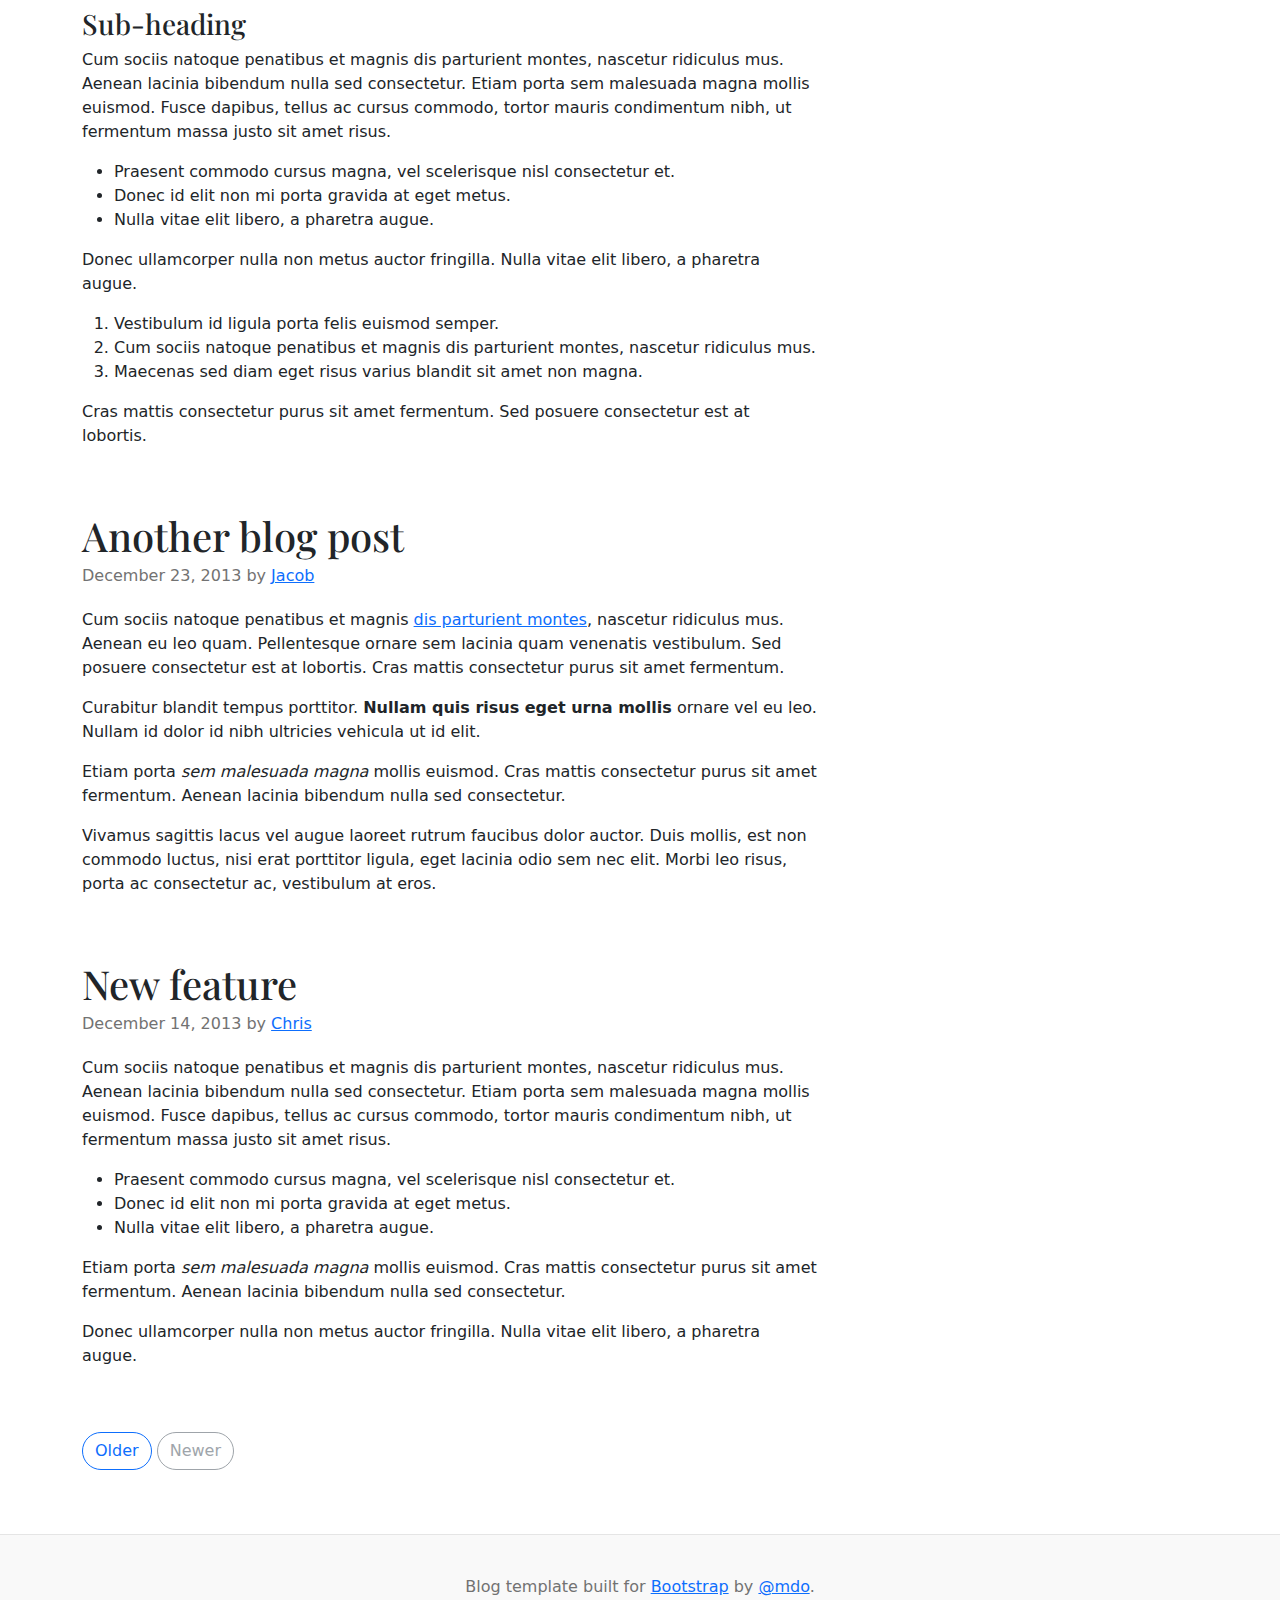
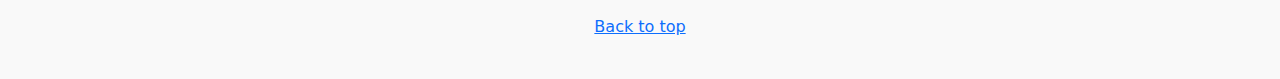
<file: Bootstrap/bootstrap-5.0.0-beta1-examples/blog/index.html>
<!doctype html>
<html lang="en">
  <head>
    <meta charset="utf-8">
    <meta name="viewport" content="width=device-width, initial-scale=1">
    <meta name="description" content="">
    <meta name="author" content="Mark Otto, Jacob Thornton, and Bootstrap contributors">
    <meta name="generator" content="Hugo 0.79.0">
    <title>Blog Template · Bootstrap v5.0</title>

    <link rel="canonical" href="https://getbootstrap.com/docs/5.0/examples/blog/">

    

    <!-- Bootstrap core CSS -->
<link href="../assets/dist/css/bootstrap.min.css" rel="stylesheet">

    <style>
      .bd-placeholder-img {
        font-size: 1.125rem;
        text-anchor: middle;
        -webkit-user-select: none;
        -moz-user-select: none;
        user-select: none;
      }

      @media (min-width: 768px) {
        .bd-placeholder-img-lg {
          font-size: 3.5rem;
        }
      }
    </style>

    
    <!-- Custom styles for this template -->
    <link href="https://fonts.googleapis.com/css?family=Playfair&#43;Display:700,900&amp;display=swap" rel="stylesheet">
    <!-- Custom styles for this template -->
    <link href="blog.css" rel="stylesheet">
  </head>
  <body>
    
<div class="container">
  <header class="blog-header py-3">
    <div class="row flex-nowrap justify-content-between align-items-center">
      <div class="col-4 pt-1">
        <a class="link-secondary" href="#">Subscribe</a>
      </div>
      <div class="col-4 text-center">
        <a class="blog-header-logo text-dark" href="#">Large</a>
      </div>
      <div class="col-4 d-flex justify-content-end align-items-center">
        <a class="link-secondary" href="#" aria-label="Search">
          <svg xmlns="http://www.w3.org/2000/svg" width="20" height="20" fill="none" stroke="currentColor" stroke-linecap="round" stroke-linejoin="round" stroke-width="2" class="mx-3" role="img" viewBox="0 0 24 24"><title>Search</title><circle cx="10.5" cy="10.5" r="7.5"/><path d="M21 21l-5.2-5.2"/></svg>
        </a>
        <a class="btn btn-sm btn-outline-secondary" href="#">Sign up</a>
      </div>
    </div>
  </header>

  <div class="nav-scroller py-1 mb-2">
    <nav class="nav d-flex justify-content-between">
      <a class="p-2 link-secondary" href="#">World</a>
      <a class="p-2 link-secondary" href="#">U.S.</a>
      <a class="p-2 link-secondary" href="#">Technology</a>
      <a class="p-2 link-secondary" href="#">Design</a>
      <a class="p-2 link-secondary" href="#">Culture</a>
      <a class="p-2 link-secondary" href="#">Business</a>
      <a class="p-2 link-secondary" href="#">Politics</a>
      <a class="p-2 link-secondary" href="#">Opinion</a>
      <a class="p-2 link-secondary" href="#">Science</a>
      <a class="p-2 link-secondary" href="#">Health</a>
      <a class="p-2 link-secondary" href="#">Style</a>
      <a class="p-2 link-secondary" href="#">Travel</a>
    </nav>
  </div>
</div>

<main class="container">
  <div class="p-4 p-md-5 mb-4 text-white rounded bg-dark">
    <div class="col-md-6 px-0">
      <h1 class="display-4 font-italic">Title of a longer featured blog post</h1>
      <p class="lead my-3">Multiple lines of text that form the lede, informing new readers quickly and efficiently about what’s most interesting in this post’s contents.</p>
      <p class="lead mb-0"><a href="#" class="text-white fw-bold">Continue reading...</a></p>
    </div>
  </div>

  <div class="row mb-2">
    <div class="col-md-6">
      <div class="row g-0 border rounded overflow-hidden flex-md-row mb-4 shadow-sm h-md-250 position-relative">
        <div class="col p-4 d-flex flex-column position-static">
          <strong class="d-inline-block mb-2 text-primary">World</strong>
          <h3 class="mb-0">Featured post</h3>
          <div class="mb-1 text-muted">Nov 12</div>
          <p class="card-text mb-auto">This is a wider card with supporting text below as a natural lead-in to additional content.</p>
          <a href="#" class="stretched-link">Continue reading</a>
        </div>
        <div class="col-auto d-none d-lg-block">
          <svg class="bd-placeholder-img" width="200" height="250" xmlns="http://www.w3.org/2000/svg" role="img" aria-label="Placeholder: Thumbnail" preserveAspectRatio="xMidYMid slice" focusable="false"><title>Placeholder</title><rect width="100%" height="100%" fill="#55595c"/><text x="50%" y="50%" fill="#eceeef" dy=".3em">Thumbnail</text></svg>

        </div>
      </div>
    </div>
    <div class="col-md-6">
      <div class="row g-0 border rounded overflow-hidden flex-md-row mb-4 shadow-sm h-md-250 position-relative">
        <div class="col p-4 d-flex flex-column position-static">
          <strong class="d-inline-block mb-2 text-success">Design</strong>
          <h3 class="mb-0">Post title</h3>
          <div class="mb-1 text-muted">Nov 11</div>
          <p class="mb-auto">This is a wider card with supporting text below as a natural lead-in to additional content.</p>
          <a href="#" class="stretched-link">Continue reading</a>
        </div>
        <div class="col-auto d-none d-lg-block">
          <svg class="bd-placeholder-img" width="200" height="250" xmlns="http://www.w3.org/2000/svg" role="img" aria-label="Placeholder: Thumbnail" preserveAspectRatio="xMidYMid slice" focusable="false"><title>Placeholder</title><rect width="100%" height="100%" fill="#55595c"/><text x="50%" y="50%" fill="#eceeef" dy=".3em">Thumbnail</text></svg>

        </div>
      </div>
    </div>
  </div>

  <div class="row">
    <div class="col-md-8">
      <h3 class="pb-4 mb-4 font-italic border-bottom">
        From the Firehose
      </h3>

      <article class="blog-post">
        <h2 class="blog-post-title">Sample blog post</h2>
        <p class="blog-post-meta">January 1, 2014 by <a href="#">Mark</a></p>

        <p>This blog post shows a few different types of content that’s supported and styled with Bootstrap. Basic typography, images, and code are all supported.</p>
        <hr>
        <p>Cum sociis natoque penatibus et magnis <a href="#">dis parturient montes</a>, nascetur ridiculus mus. Aenean eu leo quam. Pellentesque ornare sem lacinia quam venenatis vestibulum. Sed posuere consectetur est at lobortis. Cras mattis consectetur purus sit amet fermentum.</p>
        <blockquote>
          <p>Curabitur blandit tempus porttitor. <strong>Nullam quis risus eget urna mollis</strong> ornare vel eu leo. Nullam id dolor id nibh ultricies vehicula ut id elit.</p>
        </blockquote>
        <p>Etiam porta <em>sem malesuada magna</em> mollis euismod. Cras mattis consectetur purus sit amet fermentum. Aenean lacinia bibendum nulla sed consectetur.</p>
        <h2>Heading</h2>
        <p>Vivamus sagittis lacus vel augue laoreet rutrum faucibus dolor auctor. Duis mollis, est non commodo luctus, nisi erat porttitor ligula, eget lacinia odio sem nec elit. Morbi leo risus, porta ac consectetur ac, vestibulum at eros.</p>
        <h3>Sub-heading</h3>
        <p>Cum sociis natoque penatibus et magnis dis parturient montes, nascetur ridiculus mus.</p>
        <pre><code>Example code block</code></pre>
        <p>Aenean lacinia bibendum nulla sed consectetur. Etiam porta sem malesuada magna mollis euismod. Fusce dapibus, tellus ac cursus commodo, tortor mauris condimentum nibh, ut fermentum massa.</p>
        <h3>Sub-heading</h3>
        <p>Cum sociis natoque penatibus et magnis dis parturient montes, nascetur ridiculus mus. Aenean lacinia bibendum nulla sed consectetur. Etiam porta sem malesuada magna mollis euismod. Fusce dapibus, tellus ac cursus commodo, tortor mauris condimentum nibh, ut fermentum massa justo sit amet risus.</p>
        <ul>
          <li>Praesent commodo cursus magna, vel scelerisque nisl consectetur et.</li>
          <li>Donec id elit non mi porta gravida at eget metus.</li>
          <li>Nulla vitae elit libero, a pharetra augue.</li>
        </ul>
        <p>Donec ullamcorper nulla non metus auctor fringilla. Nulla vitae elit libero, a pharetra augue.</p>
        <ol>
          <li>Vestibulum id ligula porta felis euismod semper.</li>
          <li>Cum sociis natoque penatibus et magnis dis parturient montes, nascetur ridiculus mus.</li>
          <li>Maecenas sed diam eget risus varius blandit sit amet non magna.</li>
        </ol>
        <p>Cras mattis consectetur purus sit amet fermentum. Sed posuere consectetur est at lobortis.</p>
      </article><!-- /.blog-post -->

      <article class="blog-post">
        <h2 class="blog-post-title">Another blog post</h2>
        <p class="blog-post-meta">December 23, 2013 by <a href="#">Jacob</a></p>

        <p>Cum sociis natoque penatibus et magnis <a href="#">dis parturient montes</a>, nascetur ridiculus mus. Aenean eu leo quam. Pellentesque ornare sem lacinia quam venenatis vestibulum. Sed posuere consectetur est at lobortis. Cras mattis consectetur purus sit amet fermentum.</p>
        <blockquote>
          <p>Curabitur blandit tempus porttitor. <strong>Nullam quis risus eget urna mollis</strong> ornare vel eu leo. Nullam id dolor id nibh ultricies vehicula ut id elit.</p>
        </blockquote>
        <p>Etiam porta <em>sem malesuada magna</em> mollis euismod. Cras mattis consectetur purus sit amet fermentum. Aenean lacinia bibendum nulla sed consectetur.</p>
        <p>Vivamus sagittis lacus vel augue laoreet rutrum faucibus dolor auctor. Duis mollis, est non commodo luctus, nisi erat porttitor ligula, eget lacinia odio sem nec elit. Morbi leo risus, porta ac consectetur ac, vestibulum at eros.</p>
      </article><!-- /.blog-post -->

      <article class="blog-post">
        <h2 class="blog-post-title">New feature</h2>
        <p class="blog-post-meta">December 14, 2013 by <a href="#">Chris</a></p>

        <p>Cum sociis natoque penatibus et magnis dis parturient montes, nascetur ridiculus mus. Aenean lacinia bibendum nulla sed consectetur. Etiam porta sem malesuada magna mollis euismod. Fusce dapibus, tellus ac cursus commodo, tortor mauris condimentum nibh, ut fermentum massa justo sit amet risus.</p>
        <ul>
          <li>Praesent commodo cursus magna, vel scelerisque nisl consectetur et.</li>
          <li>Donec id elit non mi porta gravida at eget metus.</li>
          <li>Nulla vitae elit libero, a pharetra augue.</li>
        </ul>
        <p>Etiam porta <em>sem malesuada magna</em> mollis euismod. Cras mattis consectetur purus sit amet fermentum. Aenean lacinia bibendum nulla sed consectetur.</p>
        <p>Donec ullamcorper nulla non metus auctor fringilla. Nulla vitae elit libero, a pharetra augue.</p>
      </article><!-- /.blog-post -->

      <nav class="blog-pagination" aria-label="Pagination">
        <a class="btn btn-outline-primary" href="#">Older</a>
        <a class="btn btn-outline-secondary disabled" href="#" tabindex="-1" aria-disabled="true">Newer</a>
      </nav>

    </div>

    <div class="col-md-4">
      <div class="p-4 mb-3 bg-light rounded">
        <h4 class="font-italic">About</h4>
        <p class="mb-0">Etiam porta <em>sem malesuada magna</em> mollis euismod. Cras mattis consectetur purus sit amet fermentum. Aenean lacinia bibendum nulla sed consectetur.</p>
      </div>

      <div class="p-4">
        <h4 class="font-italic">Archives</h4>
        <ol class="list-unstyled mb-0">
          <li><a href="#">March 2014</a></li>
          <li><a href="#">February 2014</a></li>
          <li><a href="#">January 2014</a></li>
          <li><a href="#">December 2013</a></li>
          <li><a href="#">November 2013</a></li>
          <li><a href="#">October 2013</a></li>
          <li><a href="#">September 2013</a></li>
          <li><a href="#">August 2013</a></li>
          <li><a href="#">July 2013</a></li>
          <li><a href="#">June 2013</a></li>
          <li><a href="#">May 2013</a></li>
          <li><a href="#">April 2013</a></li>
        </ol>
      </div>

      <div class="p-4">
        <h4 class="font-italic">Elsewhere</h4>
        <ol class="list-unstyled">
          <li><a href="#">GitHub</a></li>
          <li><a href="#">Twitter</a></li>
          <li><a href="#">Facebook</a></li>
        </ol>
      </div>
    </div>

  </div><!-- /.row -->

</main><!-- /.container -->

<footer class="blog-footer">
  <p>Blog template built for <a href="https://getbootstrap.com/">Bootstrap</a> by <a href="https://twitter.com/mdo">@mdo</a>.</p>
  <p>
    <a href="#">Back to top</a>
  </p>
</footer>


    
  </body>
</html>
</file>
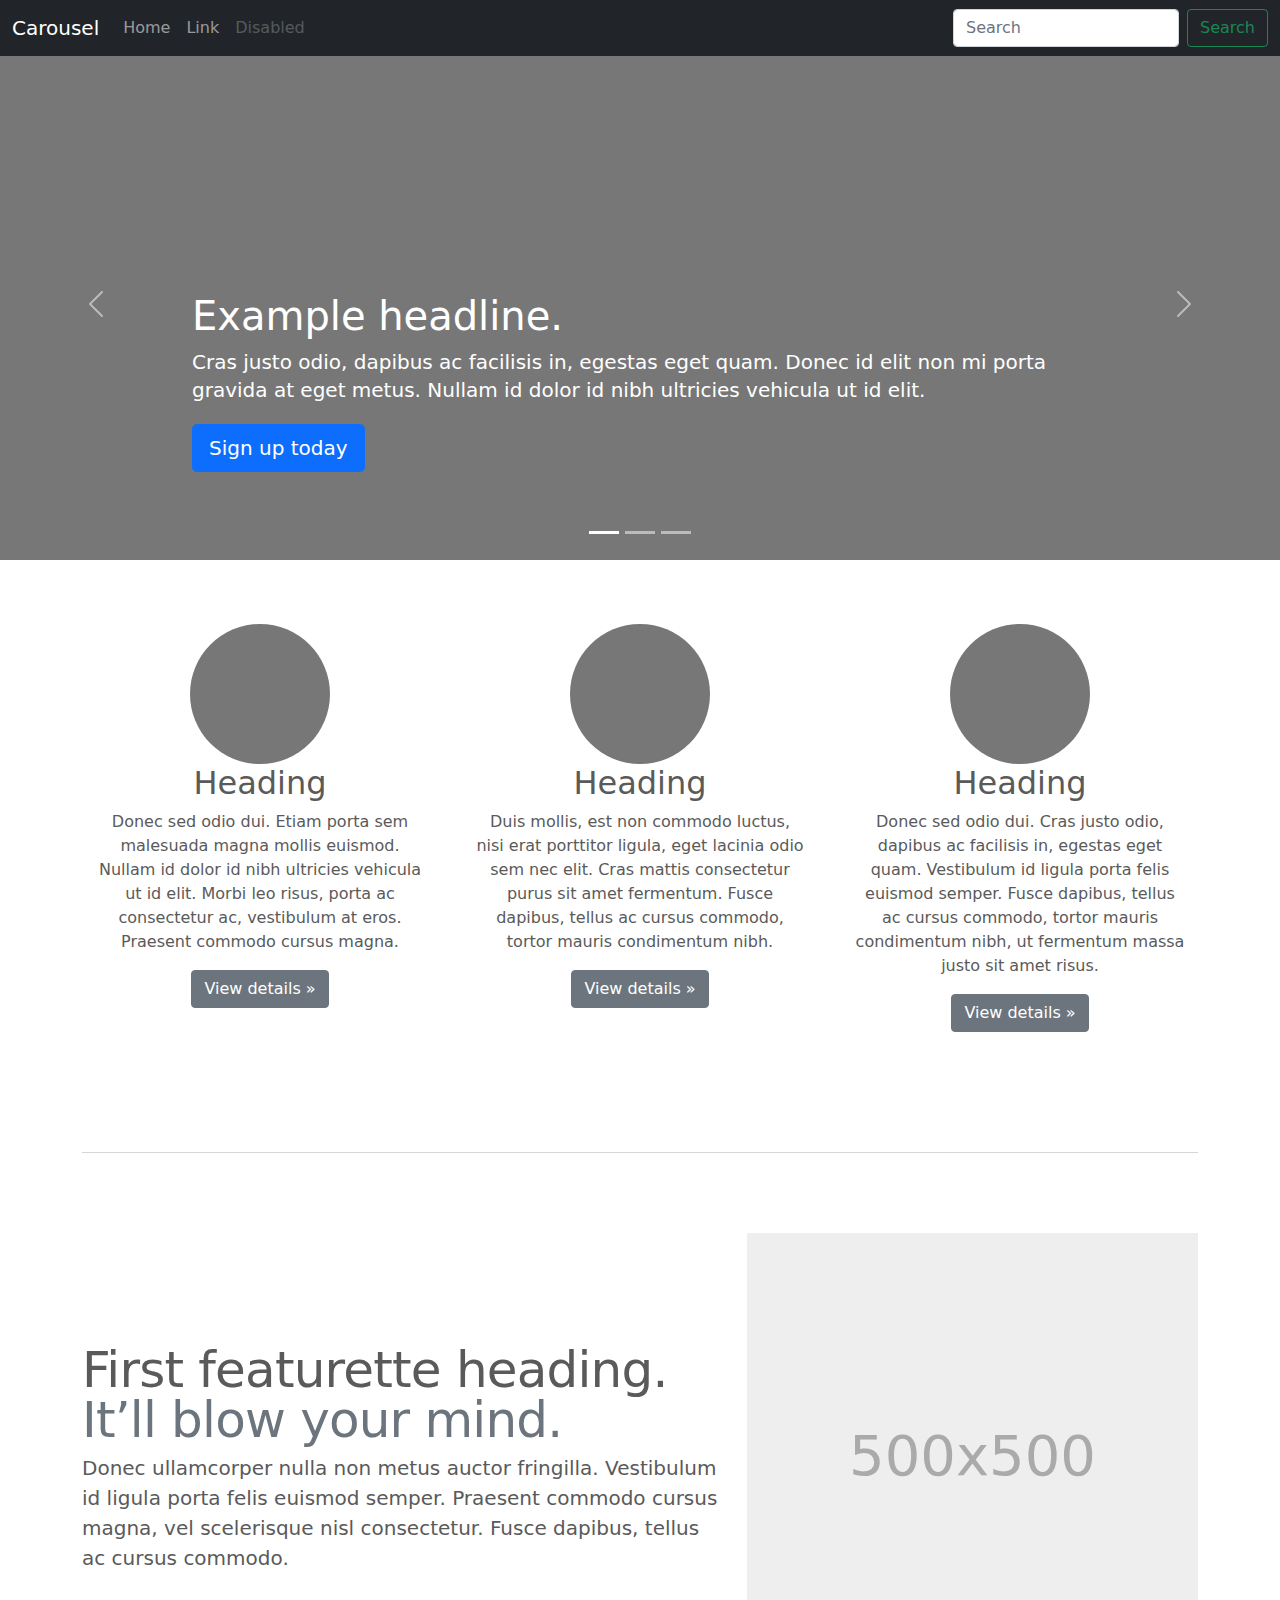
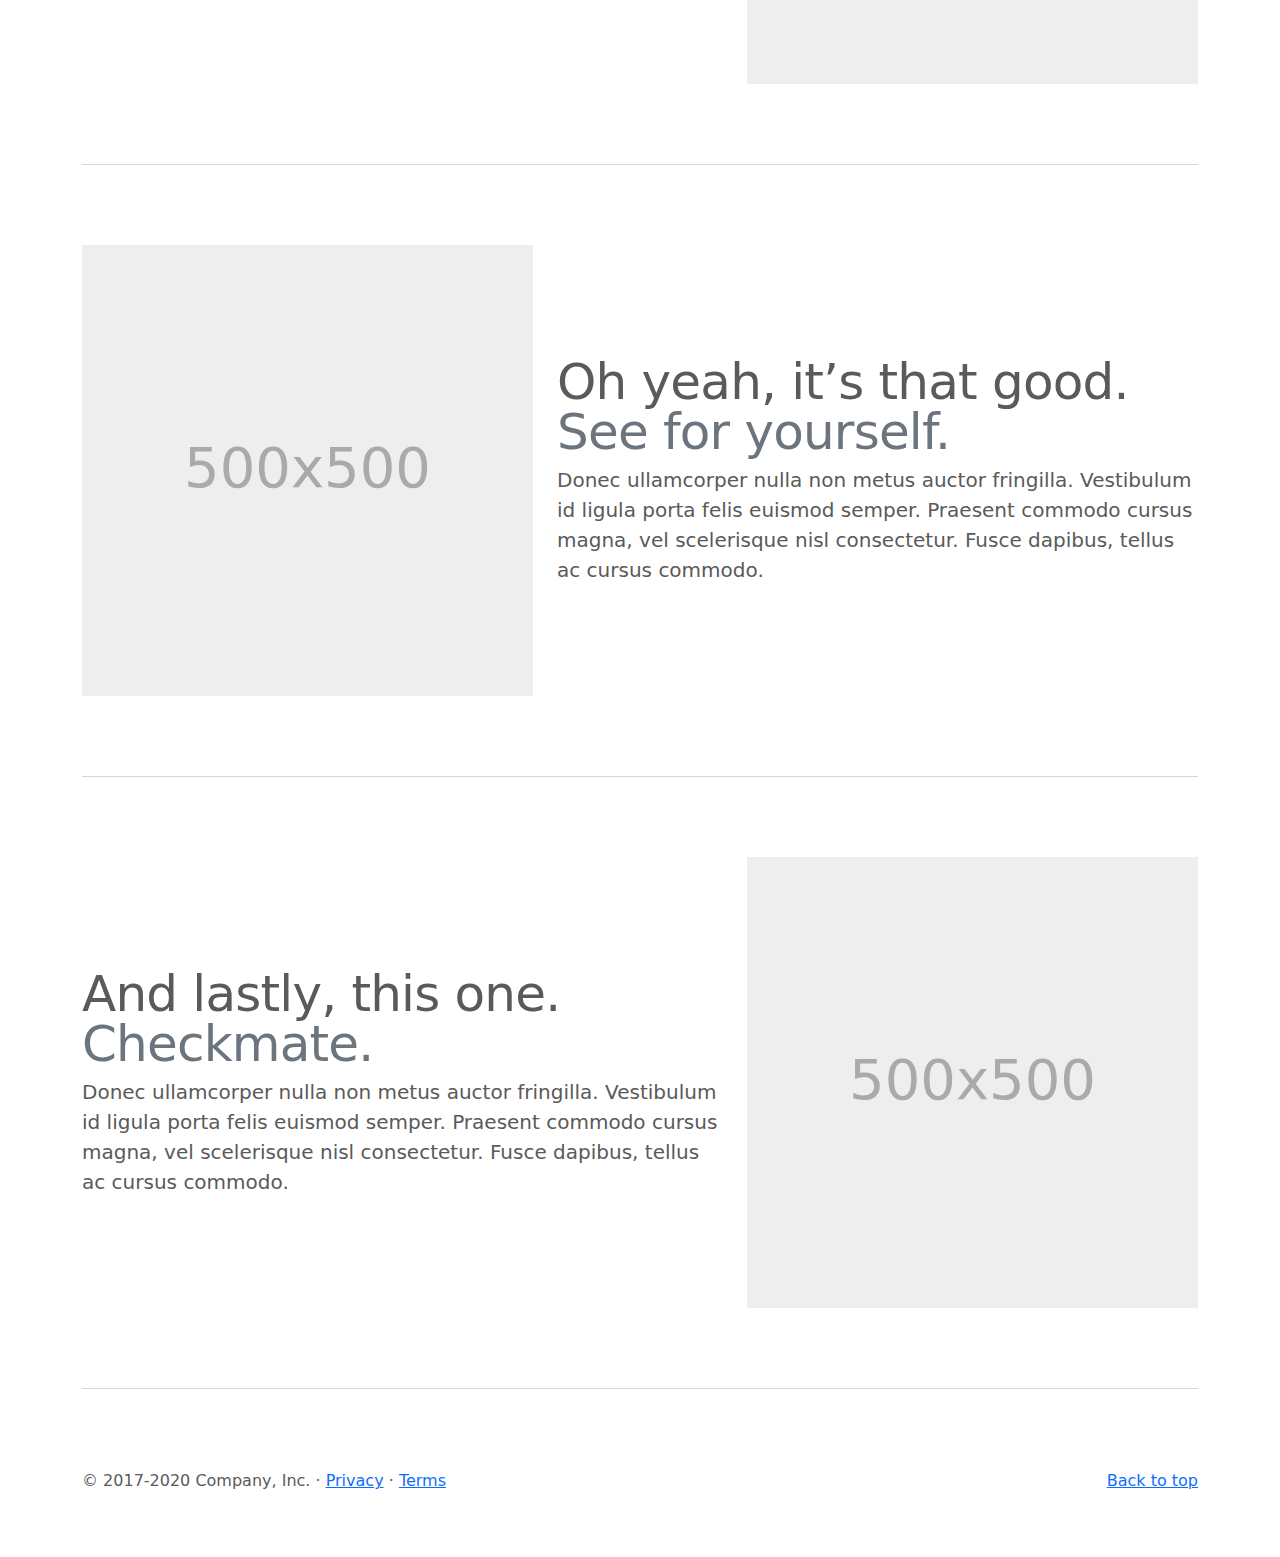
<file: Bootstrap/bootstrap-5.0.0-beta1-examples/carousel/index.html>
<!doctype html>
<html lang="en">
  <head>
    <meta charset="utf-8">
    <meta name="viewport" content="width=device-width, initial-scale=1">
    <meta name="description" content="">
    <meta name="author" content="Mark Otto, Jacob Thornton, and Bootstrap contributors">
    <meta name="generator" content="Hugo 0.79.0">
    <title>Carousel Template · Bootstrap v5.0</title>

    <link rel="canonical" href="https://getbootstrap.com/docs/5.0/examples/carousel/">

    

    <!-- Bootstrap core CSS -->
<link href="../assets/dist/css/bootstrap.min.css" rel="stylesheet">

    <style>
      .bd-placeholder-img {
        font-size: 1.125rem;
        text-anchor: middle;
        -webkit-user-select: none;
        -moz-user-select: none;
        user-select: none;
      }

      @media (min-width: 768px) {
        .bd-placeholder-img-lg {
          font-size: 3.5rem;
        }
      }
    </style>

    
    <!-- Custom styles for this template -->
    <link href="carousel.css" rel="stylesheet">
  </head>
  <body>
    
<header>
  <nav class="navbar navbar-expand-md navbar-dark fixed-top bg-dark">
    <div class="container-fluid">
      <a class="navbar-brand" href="#">Carousel</a>
      <button class="navbar-toggler" type="button" data-bs-toggle="collapse" data-bs-target="#navbarCollapse" aria-controls="navbarCollapse" aria-expanded="false" aria-label="Toggle navigation">
        <span class="navbar-toggler-icon"></span>
      </button>
      <div class="collapse navbar-collapse" id="navbarCollapse">
        <ul class="navbar-nav me-auto mb-2 mb-md-0">
          <li class="nav-item active">
            <a class="nav-link" aria-current="page" href="#">Home</a>
          </li>
          <li class="nav-item">
            <a class="nav-link" href="#">Link</a>
          </li>
          <li class="nav-item">
            <a class="nav-link disabled" href="#" tabindex="-1" aria-disabled="true">Disabled</a>
          </li>
        </ul>
        <form class="d-flex">
          <input class="form-control me-2" type="search" placeholder="Search" aria-label="Search">
          <button class="btn btn-outline-success" type="submit">Search</button>
        </form>
      </div>
    </div>
  </nav>
</header>

<main>

  <div id="myCarousel" class="carousel slide" data-bs-ride="carousel">
    <ol class="carousel-indicators">
      <li data-bs-target="#myCarousel" data-bs-slide-to="0" class="active"></li>
      <li data-bs-target="#myCarousel" data-bs-slide-to="1"></li>
      <li data-bs-target="#myCarousel" data-bs-slide-to="2"></li>
    </ol>
    <div class="carousel-inner">
      <div class="carousel-item active">
        <svg class="bd-placeholder-img" width="100%" height="100%" xmlns="http://www.w3.org/2000/svg" aria-hidden="true" preserveAspectRatio="xMidYMid slice" focusable="false"><rect width="100%" height="100%" fill="#777"/></svg>

        <div class="container">
          <div class="carousel-caption text-start">
            <h1>Example headline.</h1>
            <p>Cras justo odio, dapibus ac facilisis in, egestas eget quam. Donec id elit non mi porta gravida at eget metus. Nullam id dolor id nibh ultricies vehicula ut id elit.</p>
            <p><a class="btn btn-lg btn-primary" href="#" role="button">Sign up today</a></p>
          </div>
        </div>
      </div>
      <div class="carousel-item">
        <svg class="bd-placeholder-img" width="100%" height="100%" xmlns="http://www.w3.org/2000/svg" aria-hidden="true" preserveAspectRatio="xMidYMid slice" focusable="false"><rect width="100%" height="100%" fill="#777"/></svg>

        <div class="container">
          <div class="carousel-caption">
            <h1>Another example headline.</h1>
            <p>Cras justo odio, dapibus ac facilisis in, egestas eget quam. Donec id elit non mi porta gravida at eget metus. Nullam id dolor id nibh ultricies vehicula ut id elit.</p>
            <p><a class="btn btn-lg btn-primary" href="#" role="button">Learn more</a></p>
          </div>
        </div>
      </div>
      <div class="carousel-item">
        <svg class="bd-placeholder-img" width="100%" height="100%" xmlns="http://www.w3.org/2000/svg" aria-hidden="true" preserveAspectRatio="xMidYMid slice" focusable="false"><rect width="100%" height="100%" fill="#777"/></svg>

        <div class="container">
          <div class="carousel-caption text-end">
            <h1>One more for good measure.</h1>
            <p>Cras justo odio, dapibus ac facilisis in, egestas eget quam. Donec id elit non mi porta gravida at eget metus. Nullam id dolor id nibh ultricies vehicula ut id elit.</p>
            <p><a class="btn btn-lg btn-primary" href="#" role="button">Browse gallery</a></p>
          </div>
        </div>
      </div>
    </div>
    <a class="carousel-control-prev" href="#myCarousel" role="button" data-bs-slide="prev">
      <span class="carousel-control-prev-icon" aria-hidden="true"></span>
      <span class="visually-hidden">Previous</span>
    </a>
    <a class="carousel-control-next" href="#myCarousel" role="button" data-bs-slide="next">
      <span class="carousel-control-next-icon" aria-hidden="true"></span>
      <span class="visually-hidden">Next</span>
    </a>
  </div>


  <!-- Marketing messaging and featurettes
  ================================================== -->
  <!-- Wrap the rest of the page in another container to center all the content. -->

  <div class="container marketing">

    <!-- Three columns of text below the carousel -->
    <div class="row">
      <div class="col-lg-4">
        <svg class="bd-placeholder-img rounded-circle" width="140" height="140" xmlns="http://www.w3.org/2000/svg" role="img" aria-label="Placeholder: 140x140" preserveAspectRatio="xMidYMid slice" focusable="false"><title>Placeholder</title><rect width="100%" height="100%" fill="#777"/><text x="50%" y="50%" fill="#777" dy=".3em">140x140</text></svg>

        <h2>Heading</h2>
        <p>Donec sed odio dui. Etiam porta sem malesuada magna mollis euismod. Nullam id dolor id nibh ultricies vehicula ut id elit. Morbi leo risus, porta ac consectetur ac, vestibulum at eros. Praesent commodo cursus magna.</p>
        <p><a class="btn btn-secondary" href="#" role="button">View details &raquo;</a></p>
      </div><!-- /.col-lg-4 -->
      <div class="col-lg-4">
        <svg class="bd-placeholder-img rounded-circle" width="140" height="140" xmlns="http://www.w3.org/2000/svg" role="img" aria-label="Placeholder: 140x140" preserveAspectRatio="xMidYMid slice" focusable="false"><title>Placeholder</title><rect width="100%" height="100%" fill="#777"/><text x="50%" y="50%" fill="#777" dy=".3em">140x140</text></svg>

        <h2>Heading</h2>
        <p>Duis mollis, est non commodo luctus, nisi erat porttitor ligula, eget lacinia odio sem nec elit. Cras mattis consectetur purus sit amet fermentum. Fusce dapibus, tellus ac cursus commodo, tortor mauris condimentum nibh.</p>
        <p><a class="btn btn-secondary" href="#" role="button">View details &raquo;</a></p>
      </div><!-- /.col-lg-4 -->
      <div class="col-lg-4">
        <svg class="bd-placeholder-img rounded-circle" width="140" height="140" xmlns="http://www.w3.org/2000/svg" role="img" aria-label="Placeholder: 140x140" preserveAspectRatio="xMidYMid slice" focusable="false"><title>Placeholder</title><rect width="100%" height="100%" fill="#777"/><text x="50%" y="50%" fill="#777" dy=".3em">140x140</text></svg>

        <h2>Heading</h2>
        <p>Donec sed odio dui. Cras justo odio, dapibus ac facilisis in, egestas eget quam. Vestibulum id ligula porta felis euismod semper. Fusce dapibus, tellus ac cursus commodo, tortor mauris condimentum nibh, ut fermentum massa justo sit amet risus.</p>
        <p><a class="btn btn-secondary" href="#" role="button">View details &raquo;</a></p>
      </div><!-- /.col-lg-4 -->
    </div><!-- /.row -->


    <!-- START THE FEATURETTES -->

    <hr class="featurette-divider">

    <div class="row featurette">
      <div class="col-md-7">
        <h2 class="featurette-heading">First featurette heading. <span class="text-muted">It’ll blow your mind.</span></h2>
        <p class="lead">Donec ullamcorper nulla non metus auctor fringilla. Vestibulum id ligula porta felis euismod semper. Praesent commodo cursus magna, vel scelerisque nisl consectetur. Fusce dapibus, tellus ac cursus commodo.</p>
      </div>
      <div class="col-md-5">
        <svg class="bd-placeholder-img bd-placeholder-img-lg featurette-image img-fluid mx-auto" width="500" height="500" xmlns="http://www.w3.org/2000/svg" role="img" aria-label="Placeholder: 500x500" preserveAspectRatio="xMidYMid slice" focusable="false"><title>Placeholder</title><rect width="100%" height="100%" fill="#eee"/><text x="50%" y="50%" fill="#aaa" dy=".3em">500x500</text></svg>

      </div>
    </div>

    <hr class="featurette-divider">

    <div class="row featurette">
      <div class="col-md-7 order-md-2">
        <h2 class="featurette-heading">Oh yeah, it’s that good. <span class="text-muted">See for yourself.</span></h2>
        <p class="lead">Donec ullamcorper nulla non metus auctor fringilla. Vestibulum id ligula porta felis euismod semper. Praesent commodo cursus magna, vel scelerisque nisl consectetur. Fusce dapibus, tellus ac cursus commodo.</p>
      </div>
      <div class="col-md-5 order-md-1">
        <svg class="bd-placeholder-img bd-placeholder-img-lg featurette-image img-fluid mx-auto" width="500" height="500" xmlns="http://www.w3.org/2000/svg" role="img" aria-label="Placeholder: 500x500" preserveAspectRatio="xMidYMid slice" focusable="false"><title>Placeholder</title><rect width="100%" height="100%" fill="#eee"/><text x="50%" y="50%" fill="#aaa" dy=".3em">500x500</text></svg>

      </div>
    </div>

    <hr class="featurette-divider">

    <div class="row featurette">
      <div class="col-md-7">
        <h2 class="featurette-heading">And lastly, this one. <span class="text-muted">Checkmate.</span></h2>
        <p class="lead">Donec ullamcorper nulla non metus auctor fringilla. Vestibulum id ligula porta felis euismod semper. Praesent commodo cursus magna, vel scelerisque nisl consectetur. Fusce dapibus, tellus ac cursus commodo.</p>
      </div>
      <div class="col-md-5">
        <svg class="bd-placeholder-img bd-placeholder-img-lg featurette-image img-fluid mx-auto" width="500" height="500" xmlns="http://www.w3.org/2000/svg" role="img" aria-label="Placeholder: 500x500" preserveAspectRatio="xMidYMid slice" focusable="false"><title>Placeholder</title><rect width="100%" height="100%" fill="#eee"/><text x="50%" y="50%" fill="#aaa" dy=".3em">500x500</text></svg>

      </div>
    </div>

    <hr class="featurette-divider">

    <!-- /END THE FEATURETTES -->

  </div><!-- /.container -->


  <!-- FOOTER -->
  <footer class="container">
    <p class="float-end"><a href="#">Back to top</a></p>
    <p>&copy; 2017-2020 Company, Inc. &middot; <a href="#">Privacy</a> &middot; <a href="#">Terms</a></p>
  </footer>
</main>


    <script src="../assets/dist/js/bootstrap.bundle.min.js"></script>

      
  </body>
</html>
</file>
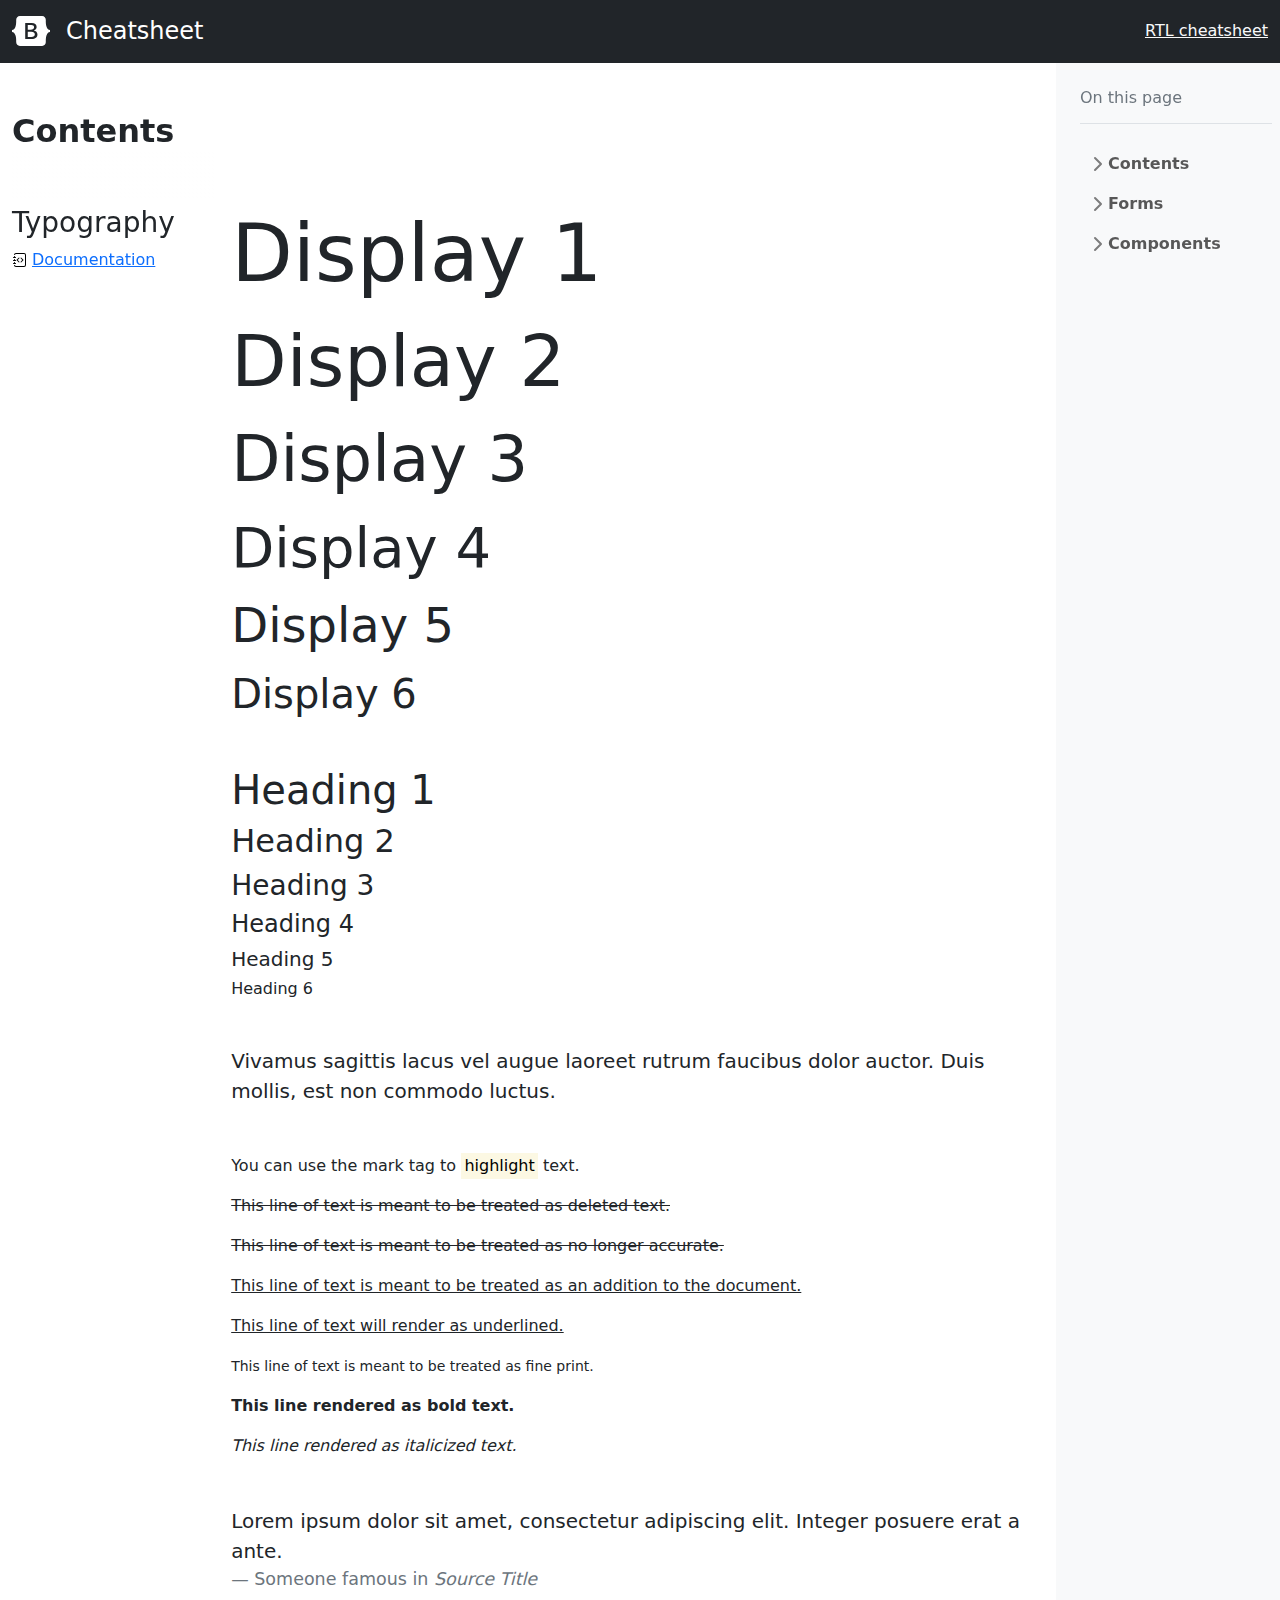
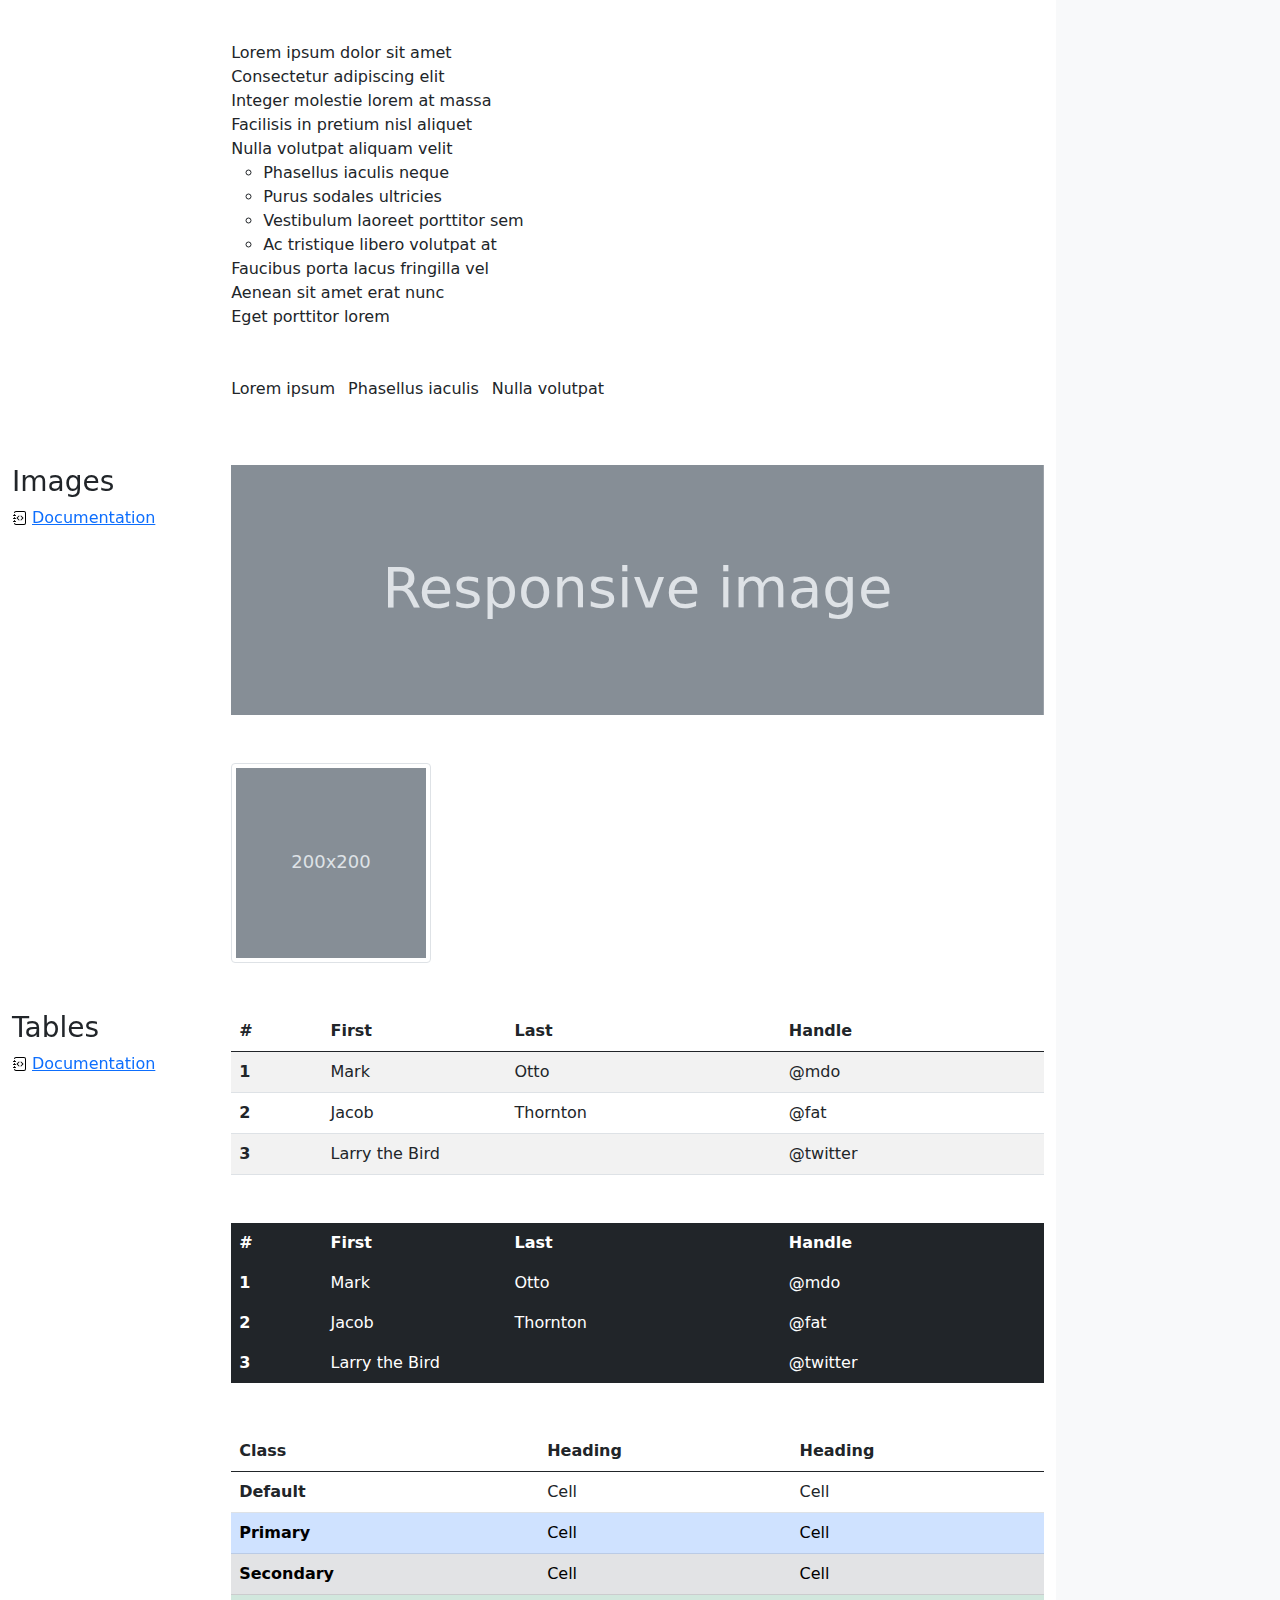
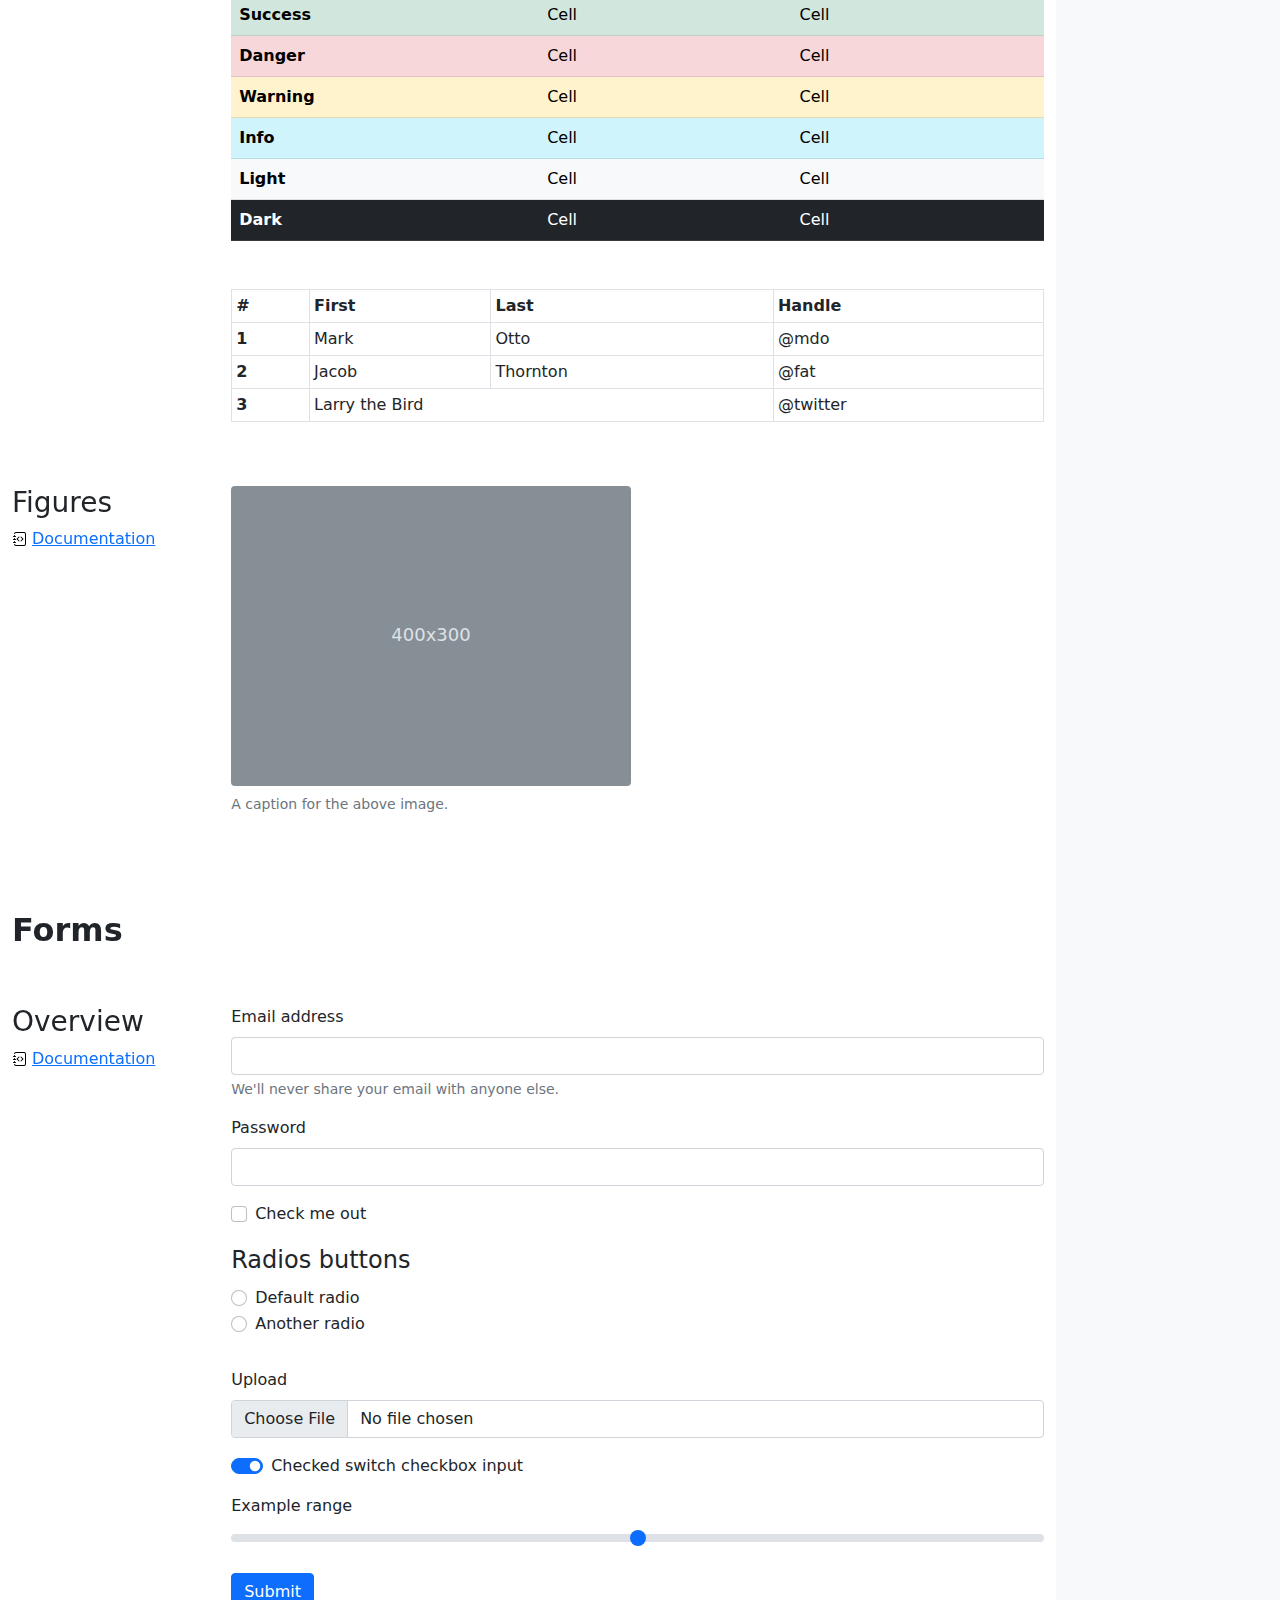
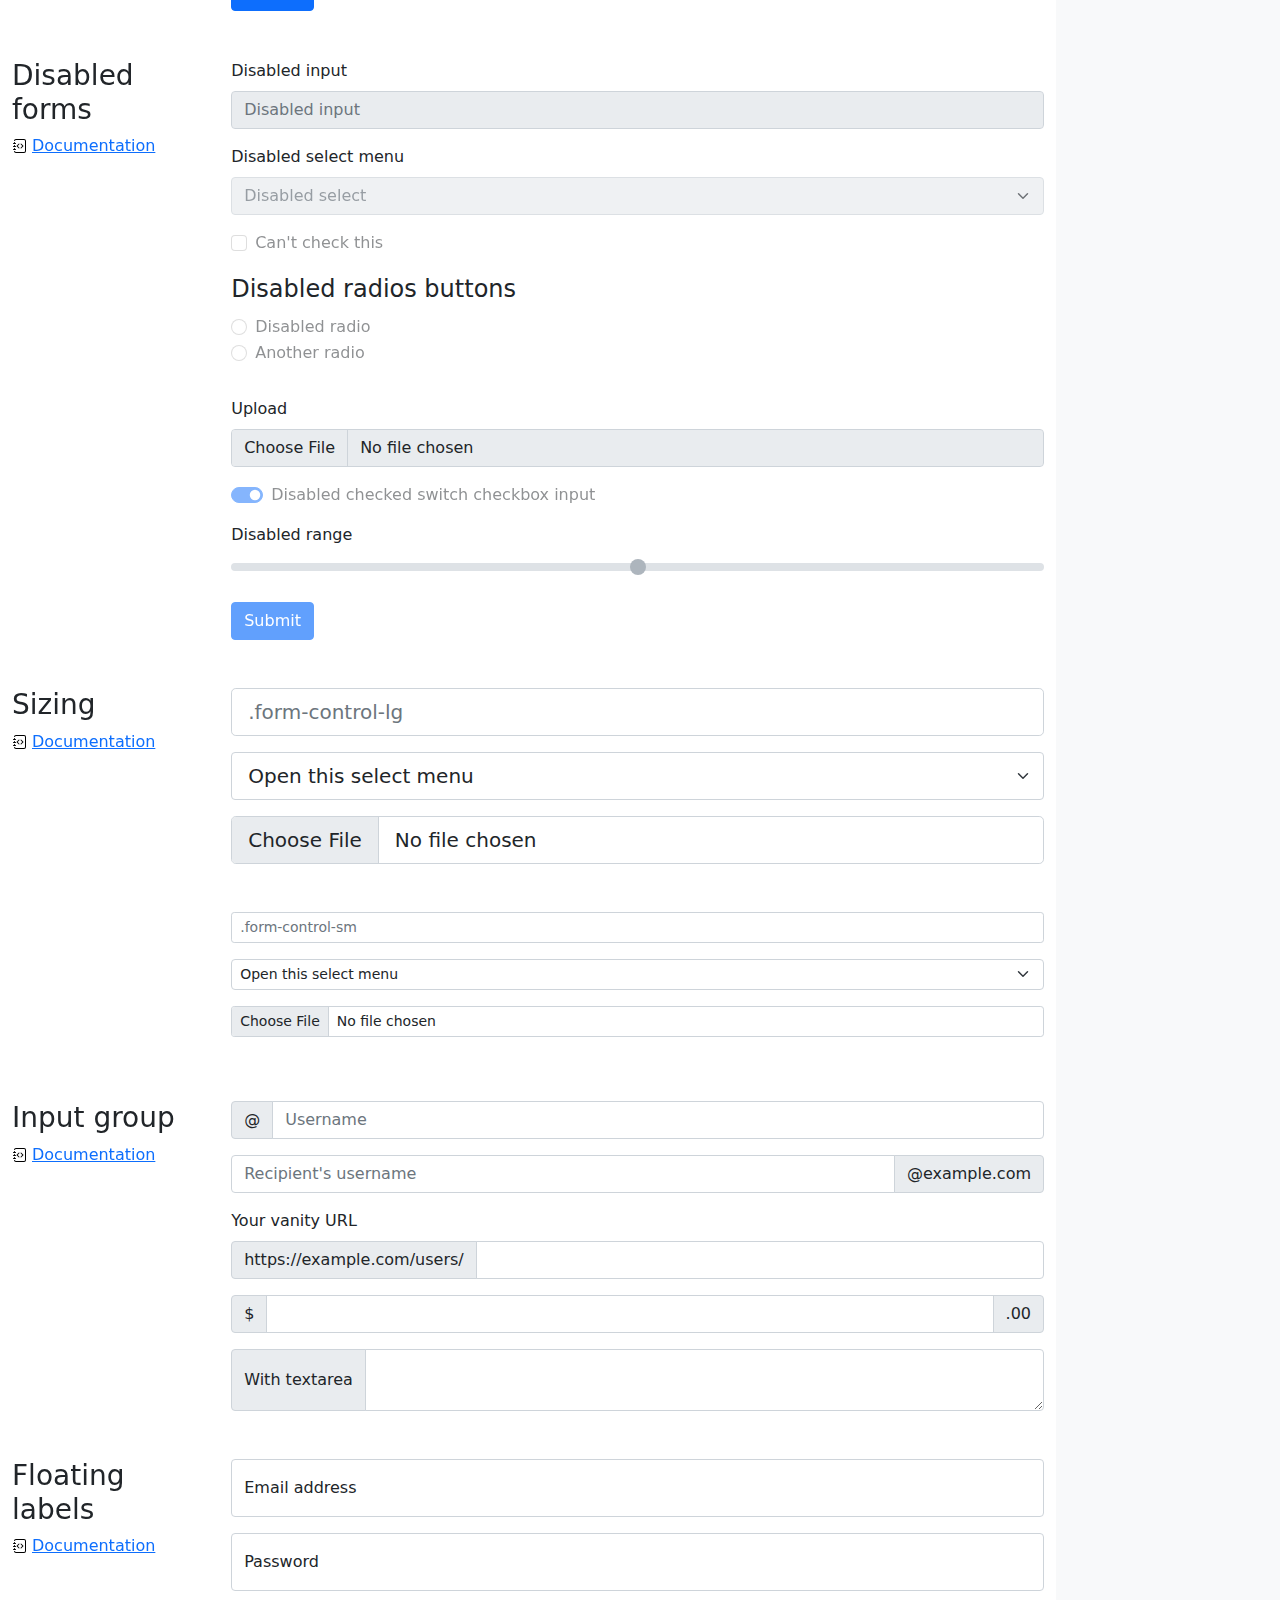
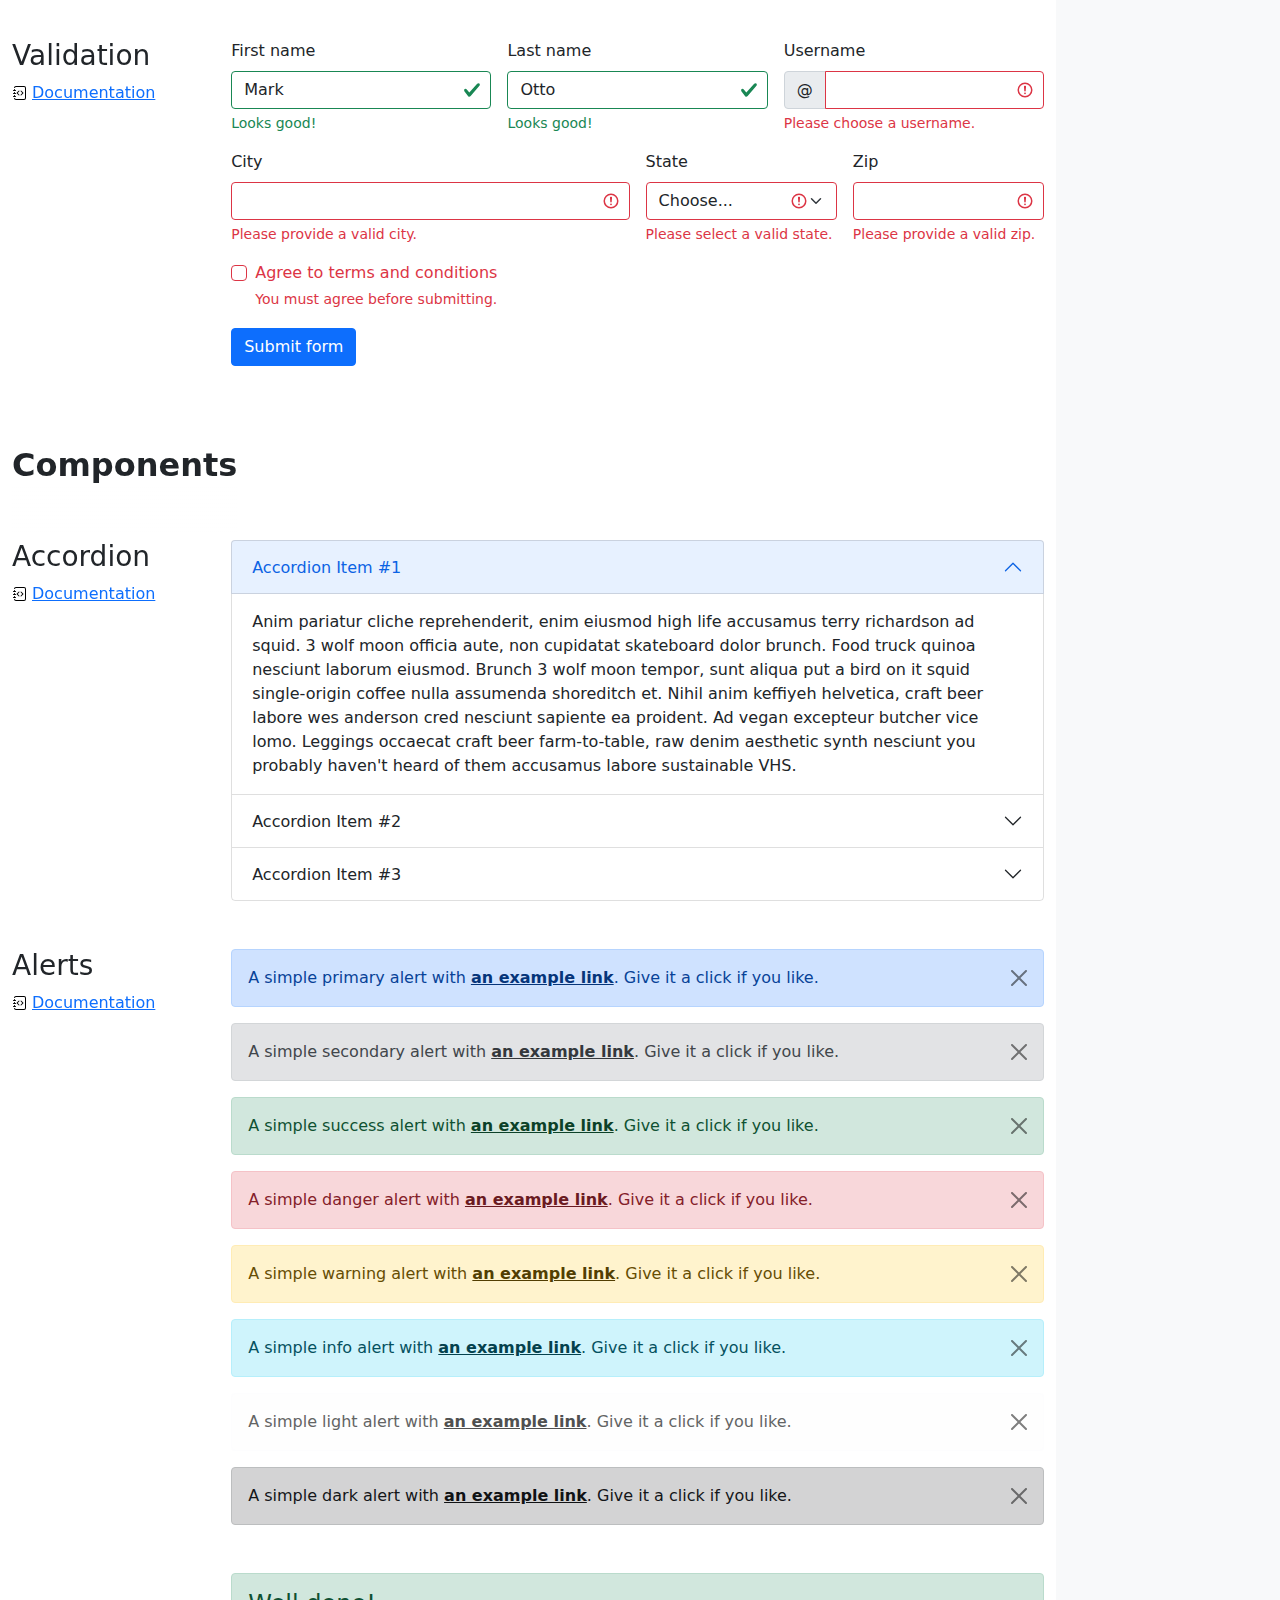
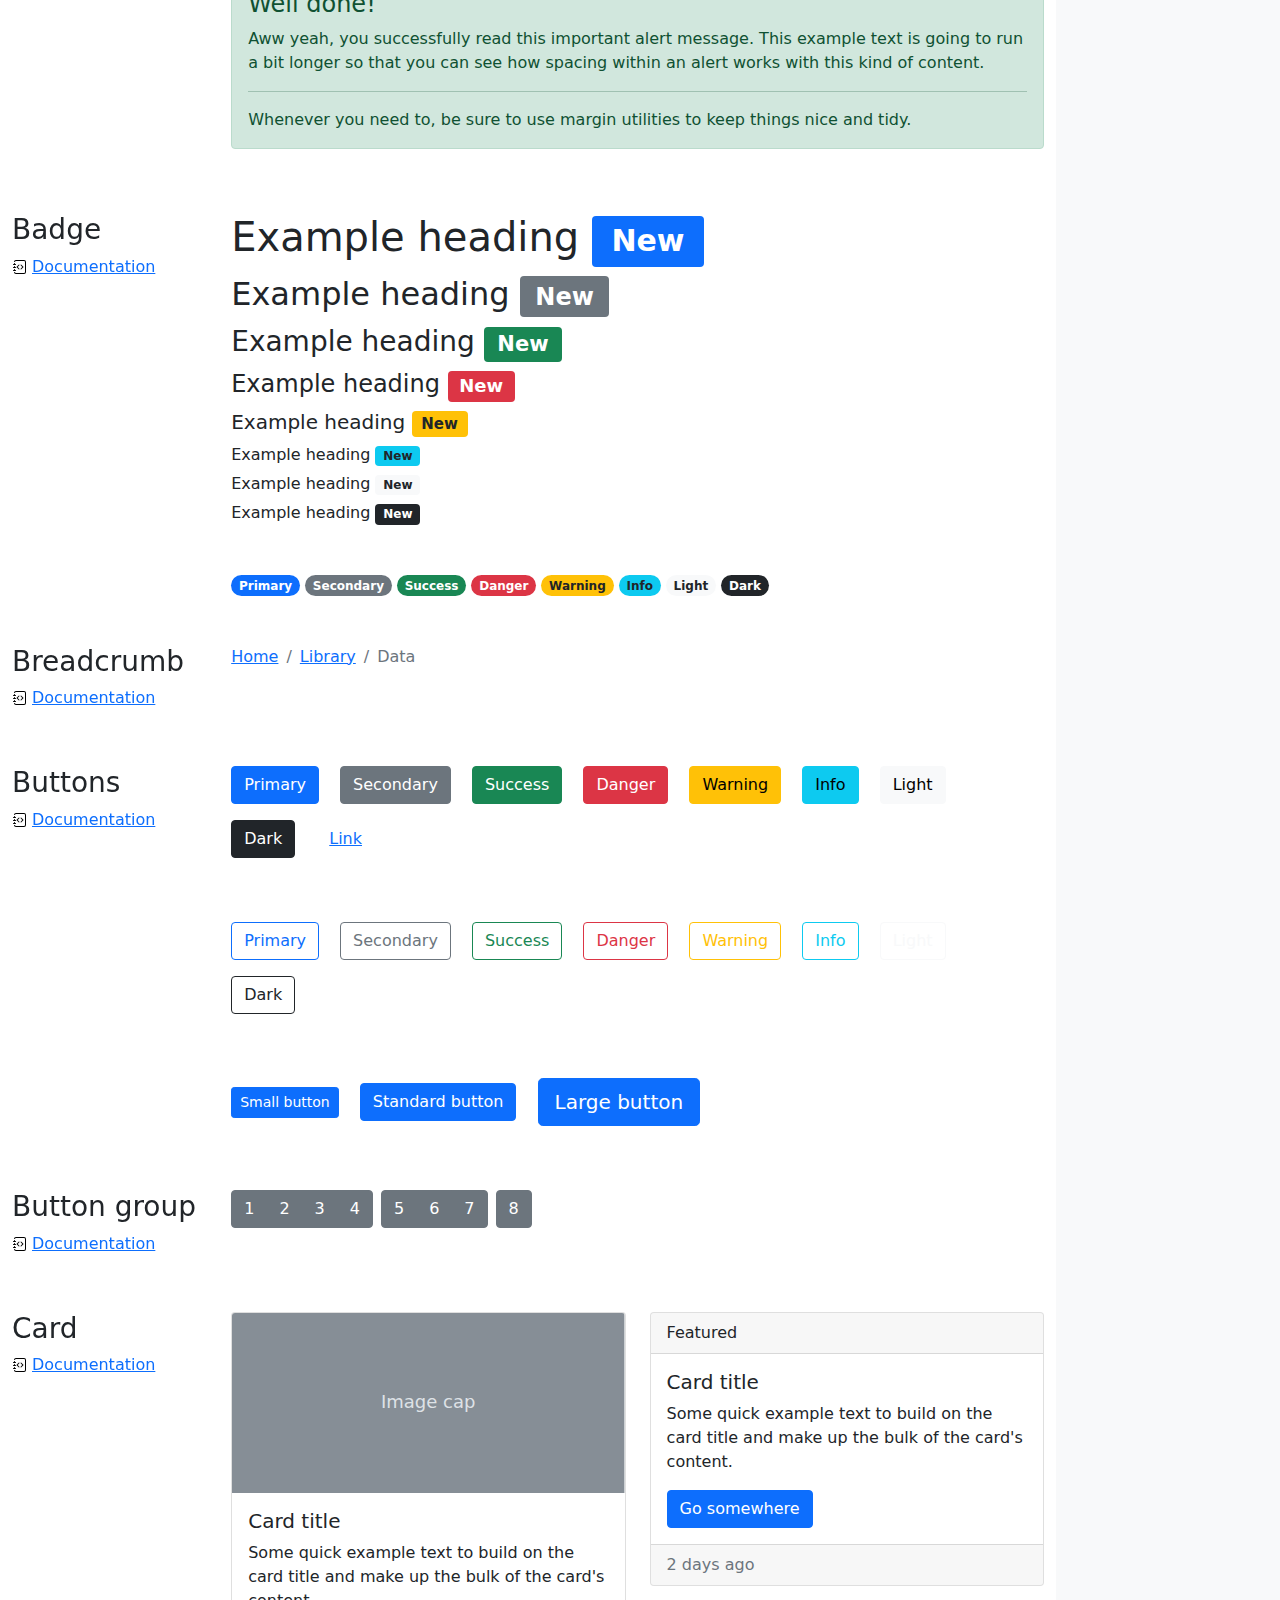
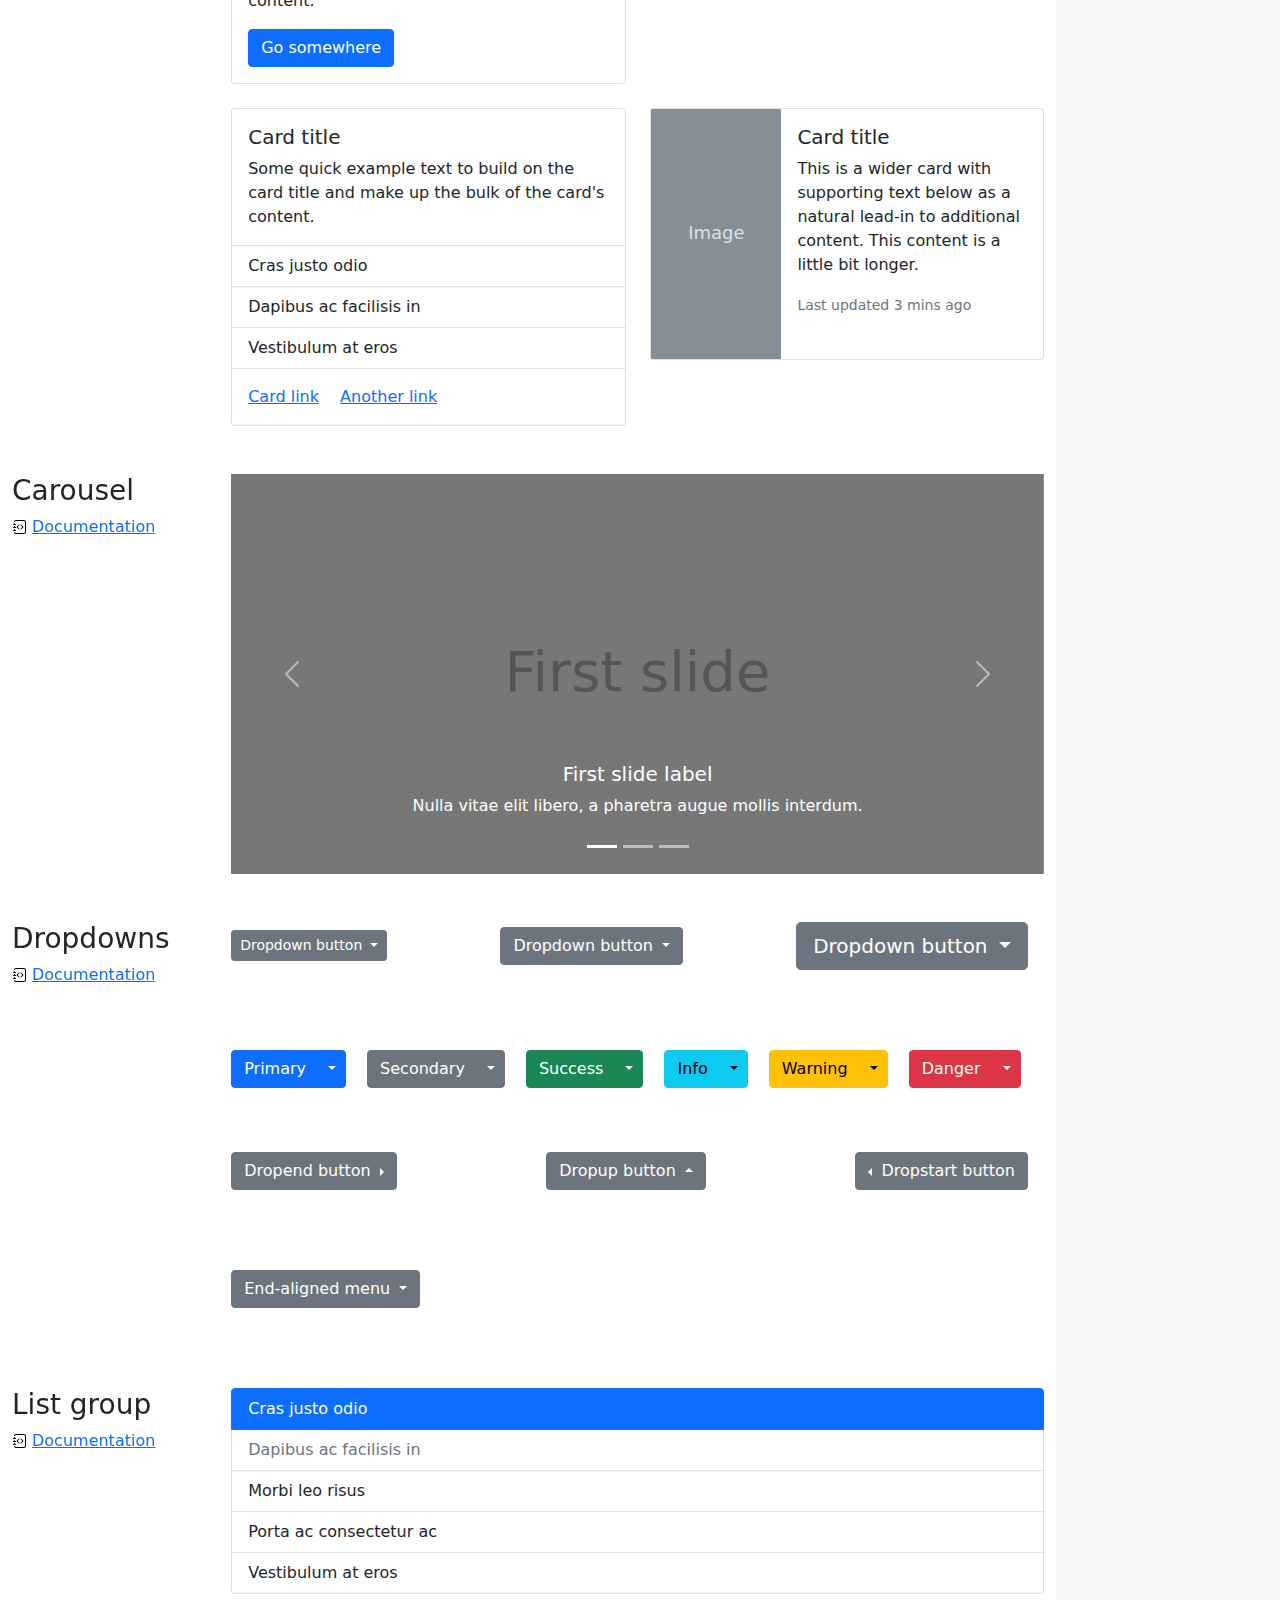
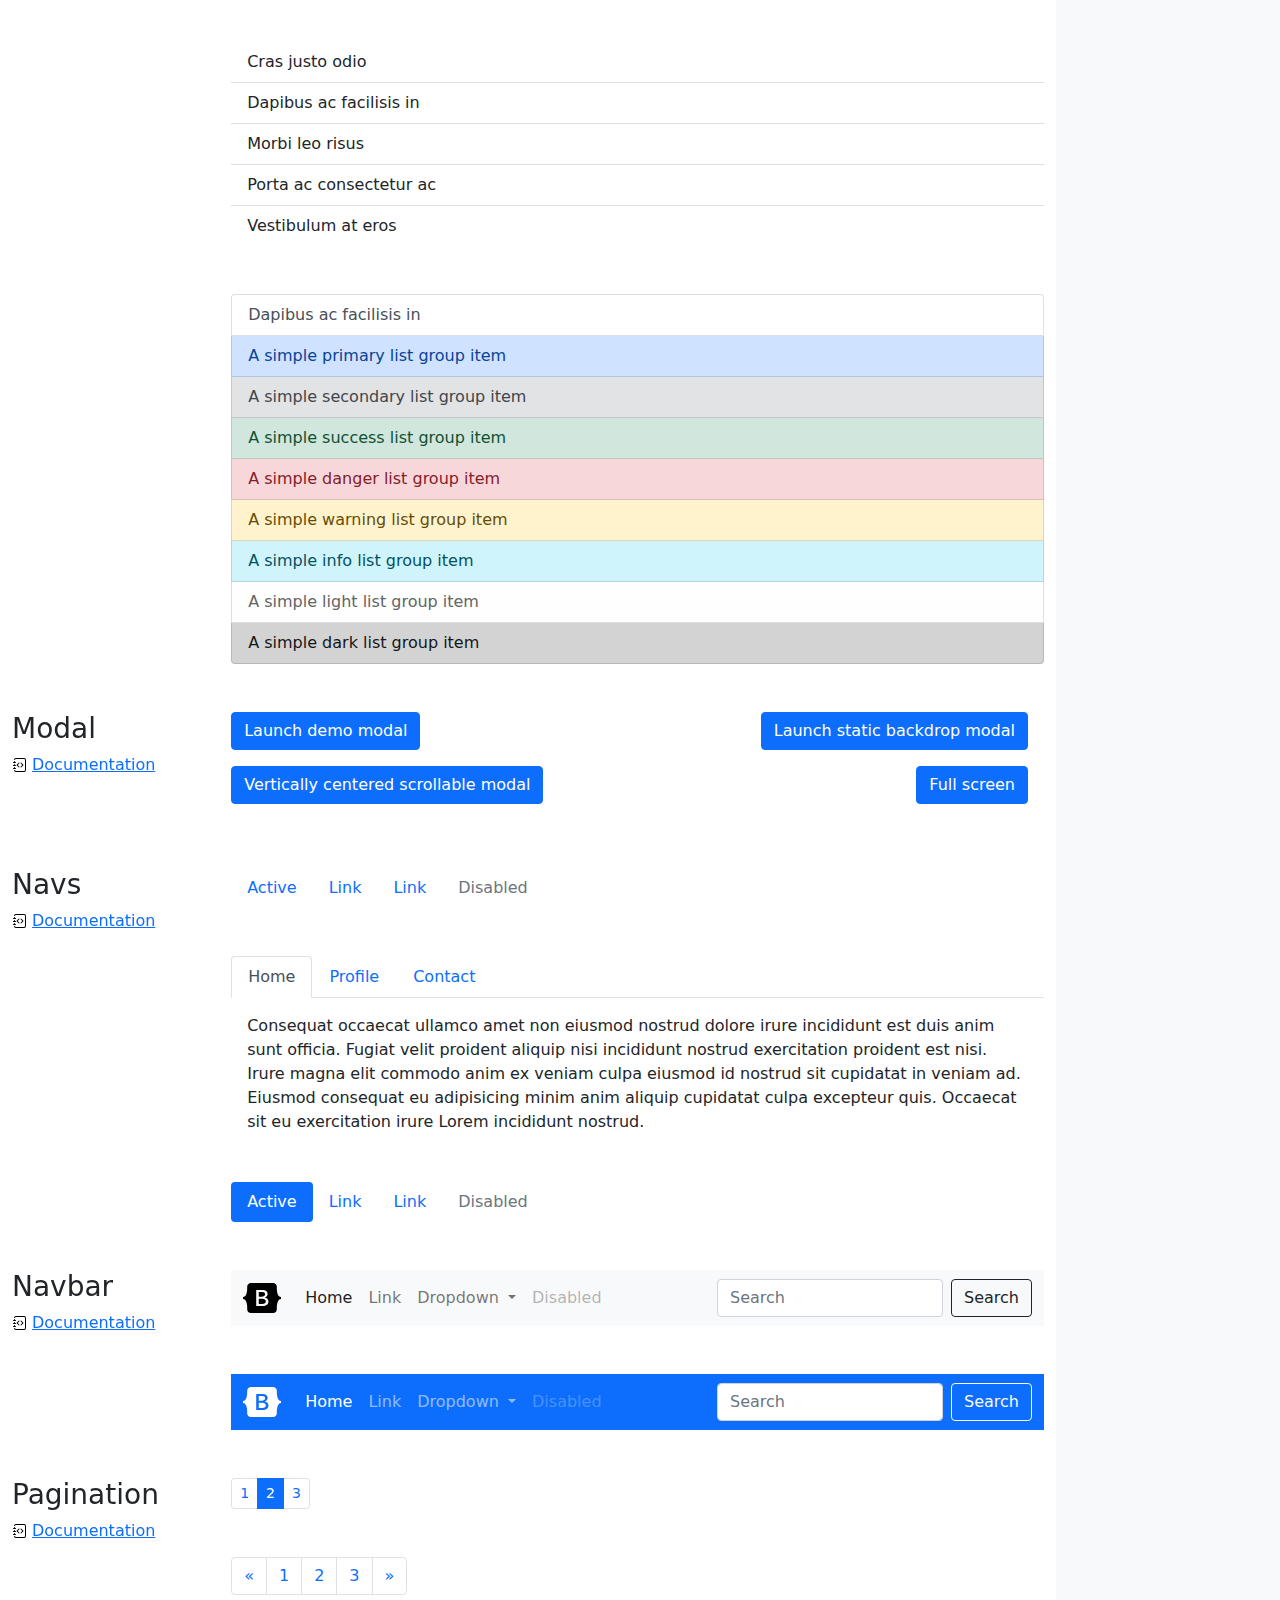
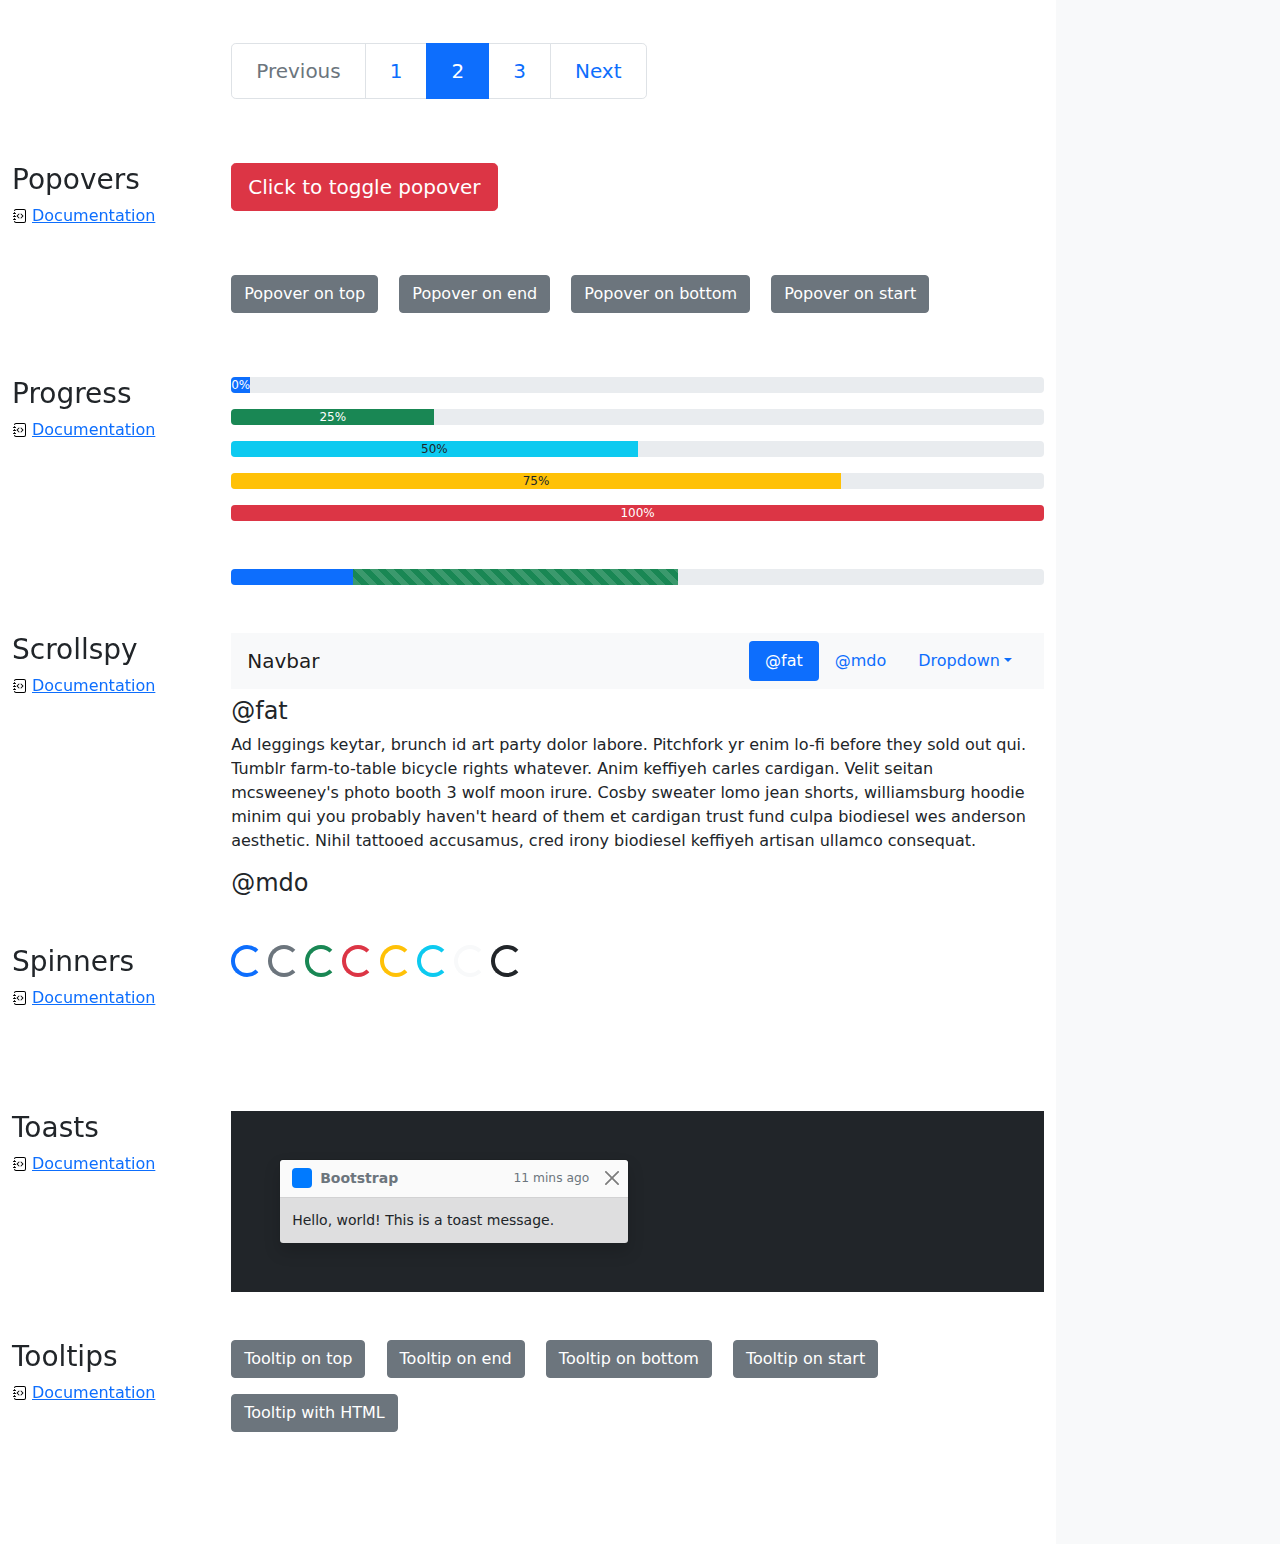
<file: Bootstrap/bootstrap-5.0.0-beta1-examples/cheatsheet/index.html>
<!doctype html>
<html lang="en">
  <head>
    <meta charset="utf-8">
    <meta name="viewport" content="width=device-width, initial-scale=1">
    <meta name="description" content="">
    <meta name="author" content="Mark Otto, Jacob Thornton, and Bootstrap contributors">
    <meta name="generator" content="Hugo 0.79.0">
    <title>Cheatsheet · Bootstrap v5.0</title>

    <link rel="canonical" href="https://getbootstrap.com/docs/5.0/examples/cheatsheet/">

    

    <!-- Bootstrap core CSS -->
<link href="../assets/dist/css/bootstrap.min.css" rel="stylesheet">

    <style>
      .bd-placeholder-img {
        font-size: 1.125rem;
        text-anchor: middle;
        -webkit-user-select: none;
        -moz-user-select: none;
        user-select: none;
      }

      @media (min-width: 768px) {
        .bd-placeholder-img-lg {
          font-size: 3.5rem;
        }
      }
    </style>

    
    <!-- Custom styles for this template -->
    <link href="cheatsheet.css" rel="stylesheet">
  </head>
  <body class="bg-light">
    
<header class="bd-header bg-dark py-3 d-flex align-items-stretch border-bottom border-dark">
  <div class="container-fluid d-flex align-items-center">
    <h1 class="d-flex align-items-center fs-4 text-white mb-0">
      <img src="../assets/brand/bootstrap-logo-white.svg" width="38" height="30" class="me-3" alt="Bootstrap">
      Cheatsheet
    </h1>
    <a href="../examples/cheatsheet-rtl/" class="ms-auto link-light" hreflang="ar">RTL cheatsheet</a>
  </div>
</header>
<aside class="bd-aside sticky-xl-top text-muted align-self-start mb-3 mb-xl-5 px-2">
  <h2 class="h6 pt-4 pb-3 mb-4 border-bottom">On this page</h2>
  <nav class="small" id="toc">
    <ul class="list-unstyled">
      <li class="my-2">
        <button class="btn d-inline-flex align-items-center collapsed" data-bs-toggle="collapse" aria-expanded="false" data-bs-target="#contents-collapse" aria-controls="contents-collapse">Contents</button>
        <ul class="list-unstyled ps-3 collapse" id="contents-collapse">
          <li><a class="d-inline-flex align-items-center rounded" href="#typography">Typography</a></li>
          <li><a class="d-inline-flex align-items-center rounded" href="#images">Images</a></li>
          <li><a class="d-inline-flex align-items-center rounded" href="#tables">Tables</a></li>
          <li><a class="d-inline-flex align-items-center rounded" href="#figures">Figures</a></li>
        </ul>
      </li>
      <li class="my-2">
        <button class="btn d-inline-flex align-items-center collapsed" data-bs-toggle="collapse" aria-expanded="false" data-bs-target="#forms-collapse" aria-controls="forms-collapse">Forms</button>
        <ul class="list-unstyled ps-3 collapse" id="forms-collapse">
          <li><a class="d-inline-flex align-items-center rounded" href="#overview">Overview</a></li>
          <li><a class="d-inline-flex align-items-center rounded" href="#disabled-forms">Disabled forms</a></li>
          <li><a class="d-inline-flex align-items-center rounded" href="#sizing">Sizing</a></li>
          <li><a class="d-inline-flex align-items-center rounded" href="#input-group">Input group</a></li>
          <li><a class="d-inline-flex align-items-center rounded" href="#floating-labels">Floating labels</a></li>
          <li><a class="d-inline-flex align-items-center rounded" href="#validation">Validation</a></li>
        </ul>
      </li>
      <li class="my-2">
        <button class="btn d-inline-flex align-items-center collapsed" data-bs-toggle="collapse" aria-expanded="false" data-bs-target="#components-collapse" aria-controls="components-collapse">Components</button>
        <ul class="list-unstyled ps-3 collapse" id="components-collapse">
          <li><a class="d-inline-flex align-items-center rounded" href="#accordion">Accordion</a></li>
          <li><a class="d-inline-flex align-items-center rounded" href="#alerts">Alerts</a></li>
          <li><a class="d-inline-flex align-items-center rounded" href="#badge">Badge</a></li>
          <li><a class="d-inline-flex align-items-center rounded" href="#breadcrumb">Breadcrumb</a></li>
          <li><a class="d-inline-flex align-items-center rounded" href="#buttons">Buttons</a></li>
          <li><a class="d-inline-flex align-items-center rounded" href="#button-group">Button group</a></li>
          <li><a class="d-inline-flex align-items-center rounded" href="#card">Card</a></li>
          <li><a class="d-inline-flex align-items-center rounded" href="#carousel">Carousel</a></li>
          <li><a class="d-inline-flex align-items-center rounded" href="#dropdowns">Dropdowns</a></li>
          <li><a class="d-inline-flex align-items-center rounded" href="#list-group">List group</a></li>
          <li><a class="d-inline-flex align-items-center rounded" href="#modal">Modal</a></li>
          <li><a class="d-inline-flex align-items-center rounded" href="#navs">Navs</a></li>
          <li><a class="d-inline-flex align-items-center rounded" href="#navbar">Navbar</a></li>
          <li><a class="d-inline-flex align-items-center rounded" href="#pagination">Pagination</a></li>
          <li><a class="d-inline-flex align-items-center rounded" href="#popovers">Popovers</a></li>
          <li><a class="d-inline-flex align-items-center rounded" href="#progress">Progress</a></li>
          <li><a class="d-inline-flex align-items-center rounded" href="#scrollspy">Scrollspy</a></li>
          <li><a class="d-inline-flex align-items-center rounded" href="#spinners">Spinners</a></li>
          <li><a class="d-inline-flex align-items-center rounded" href="#toasts">Toasts</a></li>
          <li><a class="d-inline-flex align-items-center rounded" href="#tooltips">Tooltips</a></li>
        </ul>
      </li>
    </ul>
  </nav>
</aside>
<div class="bd-cheatsheet container-fluid bg-white">
  <section id="content">
    <h2 class="sticky-xl-top fw-bold pt-3 pt-xl-5 pb-2 pb-xl-3">Contents</h2>

    <article class="my-3" id="typography">
      <div class="bd-heading sticky-xl-top align-self-start mt-5 mb-3 mt-xl-0 mb-xl-2">
        <h3>Typography</h3>
        <a class="d-flex align-items-center" href="../content/typography/">Documentation</a>
      </div>

      <div>
        <div class="bd-example">
        <p class="display-1">Display 1</p>
        <p class="display-2">Display 2</p>
        <p class="display-3 ">Display 3</p>
        <p class="display-4">Display 4</p>
        <p class="display-5">Display 5</p>
        <p class="display-6">Display 6</p>
        </div>

        <div class="bd-example">
        <p class="h1">Heading 1</p>
        <p class="h2">Heading 2</p>
        <p class="h3">Heading 3</p>
        <p class="h4">Heading 4</p>
        <p class="h5">Heading 5</p>
        <p class="h6">Heading 6</p>
        </div>

        <div class="bd-example">
        <p class="lead">
          Vivamus sagittis lacus vel augue laoreet rutrum faucibus dolor auctor. Duis mollis, est non commodo luctus.
        </p>
        </div>

        <div class="bd-example">
        <p>You can use the mark tag to <mark>highlight</mark> text.</p>
        <p><del>This line of text is meant to be treated as deleted text.</del></p>
        <p><s>This line of text is meant to be treated as no longer accurate.</s></p>
        <p><ins>This line of text is meant to be treated as an addition to the document.</ins></p>
        <p><u>This line of text will render as underlined.</u></p>
        <p><small>This line of text is meant to be treated as fine print.</small></p>
        <p><strong>This line rendered as bold text.</strong></p>
        <p><em>This line rendered as italicized text.</em></p>
        </div>

        <div class="bd-example">
        <blockquote class="blockquote">
          <p>Lorem ipsum dolor sit amet, consectetur adipiscing elit. Integer posuere erat a ante.</p>
          <footer class="blockquote-footer">Someone famous in <cite title="Source Title">Source Title</cite></footer>
        </blockquote>
        </div>

        <div class="bd-example">
        <ul class="list-unstyled">
          <li>Lorem ipsum dolor sit amet</li>
          <li>Consectetur adipiscing elit</li>
          <li>Integer molestie lorem at massa</li>
          <li>Facilisis in pretium nisl aliquet</li>
          <li>Nulla volutpat aliquam velit
            <ul>
              <li>Phasellus iaculis neque</li>
              <li>Purus sodales ultricies</li>
              <li>Vestibulum laoreet porttitor sem</li>
              <li>Ac tristique libero volutpat at</li>
            </ul>
          </li>
          <li>Faucibus porta lacus fringilla vel</li>
          <li>Aenean sit amet erat nunc</li>
          <li>Eget porttitor lorem</li>
        </ul>
        </div>

        <div class="bd-example">
        <ul class="list-inline">
          <li class="list-inline-item">Lorem ipsum</li>
          <li class="list-inline-item">Phasellus iaculis</li>
          <li class="list-inline-item">Nulla volutpat</li>
        </ul>
        </div>
      </div>
    </article>
    <article class="my-3" id="images">
      <div class="bd-heading sticky-xl-top align-self-start mt-5 mb-3 mt-xl-0 mb-xl-2">
        <h3>Images</h3>
        <a class="d-flex align-items-center" href="../content/images/">Documentation</a>
      </div>

      <div>
        <div class="bd-example">
        <svg class="bd-placeholder-img bd-placeholder-img-lg img-fluid" width="100%" height="250" xmlns="http://www.w3.org/2000/svg" role="img" aria-label="Placeholder: Responsive image" preserveAspectRatio="xMidYMid slice" focusable="false"><title>Placeholder</title><rect width="100%" height="100%" fill="#868e96"/><text x="50%" y="50%" fill="#dee2e6" dy=".3em">Responsive image</text></svg>

        </div>

        <div class="bd-example">
        <svg class="bd-placeholder-img img-thumbnail" width="200" height="200" xmlns="http://www.w3.org/2000/svg" role="img" aria-label="A generic square placeholder image with a white border around it, making it resemble a photograph taken with an old instant camera: 200x200" preserveAspectRatio="xMidYMid slice" focusable="false"><title>A generic square placeholder image with a white border around it, making it resemble a photograph taken with an old instant camera</title><rect width="100%" height="100%" fill="#868e96"/><text x="50%" y="50%" fill="#dee2e6" dy=".3em">200x200</text></svg>

        </div>
      </div>
    </article>
    <article class="my-3" id="tables">
      <div class="bd-heading sticky-xl-top align-self-start mt-5 mb-3 mt-xl-0 mb-xl-2">
        <h3>Tables</h3>
        <a class="d-flex align-items-center" href="../content/tables/">Documentation</a>
      </div>

      <div>
        <div class="bd-example">
        <table class="table table-striped">
          <thead>
          <tr>
            <th scope="col">#</th>
            <th scope="col">First</th>
            <th scope="col">Last</th>
            <th scope="col">Handle</th>
          </tr>
          </thead>
          <tbody>
          <tr>
            <th scope="row">1</th>
            <td>Mark</td>
            <td>Otto</td>
            <td>@mdo</td>
          </tr>
          <tr>
            <th scope="row">2</th>
            <td>Jacob</td>
            <td>Thornton</td>
            <td>@fat</td>
          </tr>
          <tr>
            <th scope="row">3</th>
            <td colspan="2">Larry the Bird</td>
            <td>@twitter</td>
          </tr>
          </tbody>
        </table>
        </div>

        <div class="bd-example">
        <table class="table table-dark table-borderless">
          <thead>
          <tr>
            <th scope="col">#</th>
            <th scope="col">First</th>
            <th scope="col">Last</th>
            <th scope="col">Handle</th>
          </tr>
          </thead>
          <tbody>
          <tr>
            <th scope="row">1</th>
            <td>Mark</td>
            <td>Otto</td>
            <td>@mdo</td>
          </tr>
          <tr>
            <th scope="row">2</th>
            <td>Jacob</td>
            <td>Thornton</td>
            <td>@fat</td>
          </tr>
          <tr>
            <th scope="row">3</th>
            <td colspan="2">Larry the Bird</td>
            <td>@twitter</td>
          </tr>
          </tbody>
        </table>
        </div>

        <div class="bd-example">
        <table class="table table-hover">
          <thead>
          <tr>
            <th scope="col">Class</th>
            <th scope="col">Heading</th>
            <th scope="col">Heading</th>
          </tr>
          </thead>
          <tbody>
          <tr>
            <th scope="row">Default</th>
            <td>Cell</td>
            <td>Cell</td>
          </tr>
          
          <tr class="table-primary">
            <th scope="row">Primary</th>
            <td>Cell</td>
            <td>Cell</td>
          </tr>
          <tr class="table-secondary">
            <th scope="row">Secondary</th>
            <td>Cell</td>
            <td>Cell</td>
          </tr>
          <tr class="table-success">
            <th scope="row">Success</th>
            <td>Cell</td>
            <td>Cell</td>
          </tr>
          <tr class="table-danger">
            <th scope="row">Danger</th>
            <td>Cell</td>
            <td>Cell</td>
          </tr>
          <tr class="table-warning">
            <th scope="row">Warning</th>
            <td>Cell</td>
            <td>Cell</td>
          </tr>
          <tr class="table-info">
            <th scope="row">Info</th>
            <td>Cell</td>
            <td>Cell</td>
          </tr>
          <tr class="table-light">
            <th scope="row">Light</th>
            <td>Cell</td>
            <td>Cell</td>
          </tr>
          <tr class="table-dark">
            <th scope="row">Dark</th>
            <td>Cell</td>
            <td>Cell</td>
          </tr>
          </tbody>
        </table>
        </div>

        <div class="bd-example">
        <table class="table table-sm table-bordered">
          <thead>
          <tr>
            <th scope="col">#</th>
            <th scope="col">First</th>
            <th scope="col">Last</th>
            <th scope="col">Handle</th>
          </tr>
          </thead>
          <tbody>
          <tr>
            <th scope="row">1</th>
            <td>Mark</td>
            <td>Otto</td>
            <td>@mdo</td>
          </tr>
          <tr>
            <th scope="row">2</th>
            <td>Jacob</td>
            <td>Thornton</td>
            <td>@fat</td>
          </tr>
          <tr>
            <th scope="row">3</th>
            <td colspan="2">Larry the Bird</td>
            <td>@twitter</td>
          </tr>
          </tbody>
        </table>
        </div>
      </div>
    </article>
    <article class="my-3" id="figures">
      <div class="bd-heading sticky-xl-top align-self-start mt-5 mb-3 mt-xl-0 mb-xl-2">
        <h3>Figures</h3>
        <a class="d-flex align-items-center" href="../content/figures/">Documentation</a>
      </div>

      <div>
        <div class="bd-example">
        <figure class="figure">
          <svg class="bd-placeholder-img figure-img img-fluid rounded" width="400" height="300" xmlns="http://www.w3.org/2000/svg" role="img" aria-label="Placeholder: 400x300" preserveAspectRatio="xMidYMid slice" focusable="false"><title>Placeholder</title><rect width="100%" height="100%" fill="#868e96"/><text x="50%" y="50%" fill="#dee2e6" dy=".3em">400x300</text></svg>

          <figcaption class="figure-caption">A caption for the above image.</figcaption>
        </figure>
        </div>
      </div>
    </article>
  </section>

  <section id="forms">
    <h2 class="sticky-xl-top fw-bold pt-3 pt-xl-5 pb-2 pb-xl-3">Forms</h2>

    <article class="my-3" id="overview">
      <div class="bd-heading sticky-xl-top align-self-start mt-5 mb-3 mt-xl-0 mb-xl-2">
        <h3>Overview</h3>
        <a class="d-flex align-items-center" href="../forms/overview/">Documentation</a>
      </div>

      <div>
        <div class="bd-example">
        <form>
          <div class="mb-3">
            <label for="exampleInputEmail1" class="form-label">Email address</label>
            <input type="email" class="form-control" id="exampleInputEmail1" aria-describedby="emailHelp">
            <div id="emailHelp" class="form-text">We'll never share your email with anyone else.</div>
          </div>
          <div class="mb-3">
            <label for="exampleInputPassword1" class="form-label">Password</label>
            <input type="password" class="form-control" id="exampleInputPassword1">
          </div>
          <div class="mb-3 form-check">
            <input type="checkbox" class="form-check-input" id="exampleCheck1">
            <label class="form-check-label" for="exampleCheck1">Check me out</label>
          </div>
          <fieldset class="mb-3">
            <legend>Radios buttons</legend>
            <div class="form-check">
              <input type="radio" name="radios" class="form-check-input" id="exampleRadio1">
              <label class="form-check-label" for="exampleRadio1">Default radio</label>
            </div>
            <div class="mb-3 form-check">
              <input type="radio" name="radios" class="form-check-input" id="exampleRadio2">
              <label class="form-check-label" for="exampleRadio2">Another radio</label>
            </div>
          </fieldset>
          <div class="mb-3">
            <label class="form-label" for="customFile">Upload</label>
            <input type="file" class="form-control" id="customFile">
          </div>
          <div class="mb-3 form-check form-switch">
            <input class="form-check-input" type="checkbox" id="flexSwitchCheckChecked" checked>
            <label class="form-check-label" for="flexSwitchCheckChecked">Checked switch checkbox input</label>
          </div>
          <div class="mb-3">
            <label for="customRange3" class="form-label">Example range</label>
            <input type="range" class="form-range" min="0" max="5" step="0.5" id="customRange3">
          </div>
          <button type="submit" class="btn btn-primary">Submit</button>
        </form>
        </div>
      </div>
    </article>
    <article class="my-3" id="disabled-forms">
      <div class="bd-heading sticky-xl-top align-self-start mt-5 mb-3 mt-xl-0 mb-xl-2">
        <h3>Disabled forms</h3>
        <a class="d-flex align-items-center" href="../forms/overview/#disabled-forms">Documentation</a>
      </div>

      <div>
        <div class="bd-example">
        <form>
          <fieldset disabled aria-label="Disabled fieldset example">
            <div class="mb-3">
              <label for="disabledTextInput" class="form-label">Disabled input</label>
              <input type="text" id="disabledTextInput" class="form-control" placeholder="Disabled input">
            </div>
            <div class="mb-3">
              <label for="disabledSelect" class="form-label">Disabled select menu</label>
              <select id="disabledSelect" class="form-select">
                <option>Disabled select</option>
              </select>
            </div>
            <div class="mb-3">
              <div class="form-check">
                <input class="form-check-input" type="checkbox" id="disabledFieldsetCheck" disabled>
                <label class="form-check-label" for="disabledFieldsetCheck">
                  Can't check this
                </label>
              </div>
            </div>
            <fieldset class="mb-3">
              <legend>Disabled radios buttons</legend>
              <div class="form-check">
                <input type="radio" name="radios" class="form-check-input" id="disabledRadio1" disabled>
                <label class="form-check-label" for="disabledRadio1">Disabled radio</label>
              </div>
              <div class="mb-3 form-check">
                <input type="radio" name="radios" class="form-check-input" id="disabledRadio2" disabled>
                <label class="form-check-label" for="disabledRadio2">Another radio</label>
              </div>
            </fieldset>
            <div class="mb-3">
              <label class="form-label" for="disabledCustomFile">Upload</label>
              <input type="file" class="form-control" id="disabledCustomFile" disabled>
            </div>
            <div class="mb-3 form-check form-switch">
              <input class="form-check-input" type="checkbox" id="disabledSwitchCheckChecked" checked disabled>
              <label class="form-check-label" for="disabledSwitchCheckChecked">Disabled checked switch checkbox input</label>
            </div>
            <div class="mb-3">
              <label for="disabledRange" class="form-label">Disabled range</label>
              <input type="range" class="form-range" min="0" max="5" step="0.5" id="disabledRange">
            </div>
            <button type="submit" class="btn btn-primary">Submit</button>
          </fieldset>
        </form>
        </div>
      </div>
    </article>
    <article class="my-3" id="sizing">
      <div class="bd-heading sticky-xl-top align-self-start mt-5 mb-3 mt-xl-0 mb-xl-2">
        <h3>Sizing</h3>
        <a class="d-flex align-items-center" href="../forms/form-control/#sizing">Documentation</a>
      </div>

      <div>
        <div class="bd-example">
        <div class="mb-3">
          <input class="form-control form-control-lg" type="text" placeholder=".form-control-lg" aria-label=".form-control-lg example">
        </div>
        <div class="mb-3">
          <select class="form-select form-select-lg mb-3" aria-label=".form-select-lg example">
            <option selected>Open this select menu</option>
            <option value="1">One</option>
            <option value="2">Two</option>
            <option value="3">Three</option>
          </select>
        </div>
        <div class="mb-3">
          <input type="file" class="form-control form-control-lg" aria-label="Large file input example">
        </div>
        </div>

        <div class="bd-example">
        <div class="mb-3">
          <input class="form-control form-control-sm" type="text" placeholder=".form-control-sm" aria-label=".form-control-sm example">
        </div>
        <div class="mb-3">
          <select class="form-select form-select-sm" aria-label=".form-select-sm example">
            <option selected>Open this select menu</option>
            <option value="1">One</option>
            <option value="2">Two</option>
            <option value="3">Three</option>
          </select>
        </div>
        <div class="mb-3">
          <input type="file" class="form-control form-control-sm" aria-label="Small file input example">
        </div>
        </div>
      </div>
    </article>
    <article class="my-3" id="input-group">
      <div class="bd-heading sticky-xl-top align-self-start mt-5 mb-3 mt-xl-0 mb-xl-2">
        <h3>Input group</h3>
        <a class="d-flex align-items-center" href="../forms/input-group/">Documentation</a>
      </div>

      <div>
        <div class="bd-example">
        <div class="input-group mb-3">
          <span class="input-group-text" id="basic-addon1">@</span>
          <input type="text" class="form-control" placeholder="Username" aria-label="Username" aria-describedby="basic-addon1">
        </div>
        <div class="input-group mb-3">
          <input type="text" class="form-control" placeholder="Recipient's username" aria-label="Recipient's username" aria-describedby="basic-addon2">
          <span class="input-group-text" id="basic-addon2">@example.com</span>
        </div>
        <label for="basic-url" class="form-label">Your vanity URL</label>
        <div class="input-group mb-3">
          <span class="input-group-text" id="basic-addon3">https://example.com/users/</span>
          <input type="text" class="form-control" id="basic-url" aria-describedby="basic-addon3">
        </div>
        <div class="input-group mb-3">
          <span class="input-group-text">$</span>
          <input type="text" class="form-control" aria-label="Amount (to the nearest dollar)">
          <span class="input-group-text">.00</span>
        </div>
        <div class="input-group">
          <span class="input-group-text">With textarea</span>
          <textarea class="form-control" aria-label="With textarea"></textarea>
        </div>
        </div>
      </div>
    </article>
    <article class="my-3" id="floating-labels">
      <div class="bd-heading sticky-xl-top align-self-start mt-5 mb-3 mt-xl-0 mb-xl-2">
        <h3>Floating labels</h3>
        <a class="d-flex align-items-center" href="../forms/floating-labels/">Documentation</a>
      </div>

      <div>
        <div class="bd-example">
        <form>
          <div class="form-floating mb-3">
            <input type="email" class="form-control" id="floatingInput" placeholder="name@example.com">
            <label for="floatingInput">Email address</label>
          </div>
          <div class="form-floating">
            <input type="password" class="form-control" id="floatingPassword" placeholder="Password">
            <label for="floatingPassword">Password</label>
          </div>
        </form>
        </div>
      </div>
    </article>
    <article class="my-3" id="validation">
      <div class="bd-heading sticky-xl-top align-self-start mt-5 mb-3 mt-xl-0 mb-xl-2">
        <h3>Validation</h3>
        <a class="d-flex align-items-center" href="../forms/validation/">Documentation</a>
      </div>

      <div>
        <div class="bd-example">
        <form class="row g-3">
          <div class="col-md-4">
            <label for="validationServer01" class="form-label">First name</label>
            <input type="text" class="form-control is-valid" id="validationServer01" value="Mark" required>
            <div class="valid-feedback">
              Looks good!
            </div>
          </div>
          <div class="col-md-4">
            <label for="validationServer02" class="form-label">Last name</label>
            <input type="text" class="form-control is-valid" id="validationServer02" value="Otto" required>
            <div class="valid-feedback">
              Looks good!
            </div>
          </div>
          <div class="col-md-4">
            <label for="validationServerUsername" class="form-label">Username</label>
            <div class="input-group has-validation">
              <span class="input-group-text" id="inputGroupPrepend3">@</span>
              <input type="text" class="form-control is-invalid" id="validationServerUsername" aria-describedby="inputGroupPrepend3" required>
              <div class="invalid-feedback">
                Please choose a username.
              </div>
            </div>
          </div>
          <div class="col-md-6">
            <label for="validationServer03" class="form-label">City</label>
            <input type="text" class="form-control is-invalid" id="validationServer03" required>
            <div class="invalid-feedback">
              Please provide a valid city.
            </div>
          </div>
          <div class="col-md-3">
            <label for="validationServer04" class="form-label">State</label>
            <select class="form-select is-invalid" id="validationServer04" required>
              <option selected disabled value="">Choose...</option>
              <option>...</option>
            </select>
            <div class="invalid-feedback">
              Please select a valid state.
            </div>
          </div>
          <div class="col-md-3">
            <label for="validationServer05" class="form-label">Zip</label>
            <input type="text" class="form-control is-invalid" id="validationServer05" required>
            <div class="invalid-feedback">
              Please provide a valid zip.
            </div>
          </div>
          <div class="col-12">
            <div class="form-check">
              <input class="form-check-input is-invalid" type="checkbox" value="" id="invalidCheck3" required>
              <label class="form-check-label" for="invalidCheck3">
                Agree to terms and conditions
              </label>
              <div class="invalid-feedback">
                You must agree before submitting.
              </div>
            </div>
          </div>
          <div class="col-12">
            <button class="btn btn-primary" type="submit">Submit form</button>
          </div>
        </form>
        </div>
      </div>
    </article>
  </section>

  <section id="components">
    <h2 class="sticky-xl-top fw-bold pt-3 pt-xl-5 pb-2 pb-xl-3">Components</h2>

    <article class="my-3" id="accordion">
      <div class="bd-heading sticky-xl-top align-self-start mt-5 mb-3 mt-xl-0 mb-xl-2">
        <h3>Accordion</h3>
        <a class="d-flex align-items-center" href="../components/accordion/">Documentation</a>
      </div>

      <div>
        <div class="bd-example">
        <div class="accordion" id="accordionExample">
          <div class="accordion-item">
            <h4 class="accordion-header" id="headingOne">
              <button class="accordion-button" type="button" data-bs-toggle="collapse" data-bs-target="#collapseOne" aria-expanded="true" aria-controls="collapseOne">
                Accordion Item #1
              </button>
            </h4>
            <div id="collapseOne" class="accordion-collapse collapse show" aria-labelledby="headingOne" data-bs-parent="#accordionExample">
              <div class="accordion-body">
                Anim pariatur cliche reprehenderit, enim eiusmod high life accusamus terry richardson ad squid. 3 wolf moon officia aute, non cupidatat skateboard dolor brunch. Food truck quinoa nesciunt laborum eiusmod. Brunch 3 wolf moon tempor, sunt aliqua put a bird on it squid single-origin coffee nulla assumenda shoreditch et. Nihil anim keffiyeh helvetica, craft beer labore wes anderson cred nesciunt sapiente ea proident. Ad vegan excepteur butcher vice lomo. Leggings occaecat craft beer farm-to-table, raw denim aesthetic synth nesciunt you probably haven't heard of them accusamus labore sustainable VHS.
              </div>
            </div>
          </div>
          <div class="accordion-item">
            <h4 class="accordion-header" id="headingTwo">
              <button class="accordion-button collapsed" type="button" data-bs-toggle="collapse" data-bs-target="#collapseTwo" aria-expanded="false" aria-controls="collapseTwo">
                Accordion Item #2
              </button>
            </h4>
            <div id="collapseTwo" class="accordion-collapse collapse" aria-labelledby="headingTwo" data-bs-parent="#accordionExample">
              <div class="accordion-body">
                Anim pariatur cliche reprehenderit, enim eiusmod high life accusamus terry richardson ad squid. 3 wolf moon officia aute, non cupidatat skateboard dolor brunch. Food truck quinoa nesciunt laborum eiusmod. Brunch 3 wolf moon tempor, sunt aliqua put a bird on it squid single-origin coffee nulla assumenda shoreditch et. Nihil anim keffiyeh helvetica, craft beer labore wes anderson cred nesciunt sapiente ea proident. Ad vegan excepteur butcher vice lomo. Leggings occaecat craft beer farm-to-table, raw denim aesthetic synth nesciunt you probably haven't heard of them accusamus labore sustainable VHS.
              </div>
            </div>
          </div>
          <div class="accordion-item">
            <h4 class="accordion-header" id="headingThree">
              <button class="accordion-button collapsed" type="button" data-bs-toggle="collapse" data-bs-target="#collapseThree" aria-expanded="false" aria-controls="collapseThree">
                Accordion Item #3
              </button>
            </h4>
            <div id="collapseThree" class="accordion-collapse collapse" aria-labelledby="headingThree" data-bs-parent="#accordionExample">
              <div class="accordion-body">
                Anim pariatur cliche reprehenderit, enim eiusmod high life accusamus terry richardson ad squid. 3 wolf moon officia aute, non cupidatat skateboard dolor brunch. Food truck quinoa nesciunt laborum eiusmod. Brunch 3 wolf moon tempor, sunt aliqua put a bird on it squid single-origin coffee nulla assumenda shoreditch et. Nihil anim keffiyeh helvetica, craft beer labore wes anderson cred nesciunt sapiente ea proident. Ad vegan excepteur butcher vice lomo. Leggings occaecat craft beer farm-to-table, raw denim aesthetic synth nesciunt you probably haven't heard of them accusamus labore sustainable VHS.
              </div>
            </div>
          </div>
        </div>
        </div>
      </div>
    </article>
    <article class="my-3" id="alerts">
      <div class="bd-heading sticky-xl-top align-self-start mt-5 mb-3 mt-xl-0 mb-xl-2">
        <h3>Alerts</h3>
        <a class="d-flex align-items-center" href="../components/alerts/">Documentation</a>
      </div>

      <div>
        <div class="bd-example">
        
        <div class="alert alert-primary alert-dismissible fade show" role="alert">
          A simple primary alert with <a href="#" class="alert-link">an example link</a>. Give it a click if you like.
          <button type="button" class="btn-close" data-bs-dismiss="alert" aria-label="Close"></button>
        </div>
        <div class="alert alert-secondary alert-dismissible fade show" role="alert">
          A simple secondary alert with <a href="#" class="alert-link">an example link</a>. Give it a click if you like.
          <button type="button" class="btn-close" data-bs-dismiss="alert" aria-label="Close"></button>
        </div>
        <div class="alert alert-success alert-dismissible fade show" role="alert">
          A simple success alert with <a href="#" class="alert-link">an example link</a>. Give it a click if you like.
          <button type="button" class="btn-close" data-bs-dismiss="alert" aria-label="Close"></button>
        </div>
        <div class="alert alert-danger alert-dismissible fade show" role="alert">
          A simple danger alert with <a href="#" class="alert-link">an example link</a>. Give it a click if you like.
          <button type="button" class="btn-close" data-bs-dismiss="alert" aria-label="Close"></button>
        </div>
        <div class="alert alert-warning alert-dismissible fade show" role="alert">
          A simple warning alert with <a href="#" class="alert-link">an example link</a>. Give it a click if you like.
          <button type="button" class="btn-close" data-bs-dismiss="alert" aria-label="Close"></button>
        </div>
        <div class="alert alert-info alert-dismissible fade show" role="alert">
          A simple info alert with <a href="#" class="alert-link">an example link</a>. Give it a click if you like.
          <button type="button" class="btn-close" data-bs-dismiss="alert" aria-label="Close"></button>
        </div>
        <div class="alert alert-light alert-dismissible fade show" role="alert">
          A simple light alert with <a href="#" class="alert-link">an example link</a>. Give it a click if you like.
          <button type="button" class="btn-close" data-bs-dismiss="alert" aria-label="Close"></button>
        </div>
        <div class="alert alert-dark alert-dismissible fade show" role="alert">
          A simple dark alert with <a href="#" class="alert-link">an example link</a>. Give it a click if you like.
          <button type="button" class="btn-close" data-bs-dismiss="alert" aria-label="Close"></button>
        </div>
        </div>

        <div class="bd-example">
        <div class="alert alert-success" role="alert">
          <h4 class="alert-heading">Well done!</h4>
          <p>Aww yeah, you successfully read this important alert message. This example text is going to run a bit longer so that you can see how spacing within an alert works with this kind of content.</p>
          <hr>
          <p class="mb-0">Whenever you need to, be sure to use margin utilities to keep things nice and tidy.</p>
        </div>
        </div>
      </div>
    </article>
    <article class="my-3" id="badge">
      <div class="bd-heading sticky-xl-top align-self-start mt-5 mb-3 mt-xl-0 mb-xl-2">
        <h3>Badge</h3>
        <a class="d-flex align-items-center" href="../components/badge/">Documentation</a>
      </div>

      <div>
        <div class="bd-example">
        <p class="h1">Example heading <span class="badge bg-primary">New</span></p>
        <p class="h2">Example heading <span class="badge bg-secondary">New</span></p>
        <p class="h3">Example heading <span class="badge bg-success">New</span></p>
        <p class="h4">Example heading <span class="badge bg-danger">New</span></p>
        <p class="h5">Example heading <span class="badge bg-warning text-dark">New</span></p>
        <p class="h6">Example heading <span class="badge bg-info text-dark">New</span></p>
        <p class="h6">Example heading <span class="badge bg-light text-dark">New</span></p>
        <p class="h6">Example heading <span class="badge bg-dark">New</span></p>
        </div>

        <div class="bd-example">
        
        <span class="badge rounded-pill bg-primary">Primary</span>
        <span class="badge rounded-pill bg-secondary">Secondary</span>
        <span class="badge rounded-pill bg-success">Success</span>
        <span class="badge rounded-pill bg-danger">Danger</span>
        <span class="badge rounded-pill bg-warning text-dark">Warning</span>
        <span class="badge rounded-pill bg-info text-dark">Info</span>
        <span class="badge rounded-pill bg-light text-dark">Light</span>
        <span class="badge rounded-pill bg-dark">Dark</span>
        </div>
      </div>
    </article>
    <article class="my-3" id="breadcrumb">
      <div class="bd-heading sticky-xl-top align-self-start mt-5 mb-3 mt-xl-0 mb-xl-2">
        <h3>Breadcrumb</h3>
        <a class="d-flex align-items-center" href="../components/breadcrumb/">Documentation</a>
      </div>

      <div>
        <div class="bd-example">
        <nav aria-label="breadcrumb">
          <ol class="breadcrumb">
            <li class="breadcrumb-item"><a href="#">Home</a></li>
            <li class="breadcrumb-item"><a href="#">Library</a></li>
            <li class="breadcrumb-item active" aria-current="page">Data</li>
          </ol>
        </nav>
        </div>
      </div>
    </article>
    <article class="my-3" id="buttons">
      <div class="bd-heading sticky-xl-top align-self-start mt-5 mb-3 mt-xl-0 mb-xl-2">
        <h3>Buttons</h3>
        <a class="d-flex align-items-center" href="../components/buttons/">Documentation</a>
      </div>

      <div>
        <div class="bd-example">
        
        <button type="button" class="btn btn-primary">Primary</button>
        <button type="button" class="btn btn-secondary">Secondary</button>
        <button type="button" class="btn btn-success">Success</button>
        <button type="button" class="btn btn-danger">Danger</button>
        <button type="button" class="btn btn-warning">Warning</button>
        <button type="button" class="btn btn-info">Info</button>
        <button type="button" class="btn btn-light">Light</button>
        <button type="button" class="btn btn-dark">Dark</button>

        <button type="button" class="btn btn-link">Link</button>
        </div>

        <div class="bd-example">
        
        <button type="button" class="btn btn-outline-primary">Primary</button>
        <button type="button" class="btn btn-outline-secondary">Secondary</button>
        <button type="button" class="btn btn-outline-success">Success</button>
        <button type="button" class="btn btn-outline-danger">Danger</button>
        <button type="button" class="btn btn-outline-warning">Warning</button>
        <button type="button" class="btn btn-outline-info">Info</button>
        <button type="button" class="btn btn-outline-light">Light</button>
        <button type="button" class="btn btn-outline-dark">Dark</button>
        </div>

        <div class="bd-example">
        <button type="button" class="btn btn-primary btn-sm">Small button</button>
        <button type="button" class="btn btn-primary">Standard button</button>
        <button type="button" class="btn btn-primary btn-lg">Large button</button>
        </div>
      </div>
    </article>
    <article class="my-3" id="button-group">
      <div class="bd-heading sticky-xl-top align-self-start mt-5 mb-3 mt-xl-0 mb-xl-2">
        <h3>Button group</h3>
        <a class="d-flex align-items-center" href="../components/button-group/">Documentation</a>
      </div>

      <div>
        <div class="bd-example">
        <div class="btn-toolbar" role="toolbar" aria-label="Toolbar with button groups">
          <div class="btn-group me-2" role="group" aria-label="First group">
            <button type="button" class="btn btn-secondary">1</button>
            <button type="button" class="btn btn-secondary">2</button>
            <button type="button" class="btn btn-secondary">3</button>
            <button type="button" class="btn btn-secondary">4</button>
          </div>
          <div class="btn-group me-2" role="group" aria-label="Second group">
            <button type="button" class="btn btn-secondary">5</button>
            <button type="button" class="btn btn-secondary">6</button>
            <button type="button" class="btn btn-secondary">7</button>
          </div>
          <div class="btn-group" role="group" aria-label="Third group">
            <button type="button" class="btn btn-secondary">8</button>
          </div>
        </div>
        </div>
      </div>
    </article>
    <article class="my-3" id="card">
      <div class="bd-heading sticky-xl-top align-self-start mt-5 mb-3 mt-xl-0 mb-xl-2">
        <h3>Card</h3>
        <a class="d-flex align-items-center" href="../components/card/">Documentation</a>
      </div>

      <div>
        <div class="bd-example">
        <div class="row  row-cols-1 row-cols-md-2 g-4">
          <div class="col">
            <div class="card">
              <svg class="bd-placeholder-img card-img-top" width="100%" height="180" xmlns="http://www.w3.org/2000/svg" role="img" aria-label="Placeholder: Image cap" preserveAspectRatio="xMidYMid slice" focusable="false"><title>Placeholder</title><rect width="100%" height="100%" fill="#868e96"/><text x="50%" y="50%" fill="#dee2e6" dy=".3em">Image cap</text></svg>

              <div class="card-body">
                <h5 class="card-title">Card title</h5>
                <p class="card-text">Some quick example text to build on the card title and make up the bulk of the card's content.</p>
                <a href="#" class="btn btn-primary">Go somewhere</a>
              </div>
            </div>
          </div>
          <div class="col">
            <div class="card">
              <div class="card-header">
                Featured
              </div>
              <div class="card-body">
                <h5 class="card-title">Card title</h5>
                <p class="card-text">Some quick example text to build on the card title and make up the bulk of the card's content.</p>
                <a href="#" class="btn btn-primary">Go somewhere</a>
              </div>
              <div class="card-footer text-muted">
                2 days ago
              </div>
            </div>
          </div>
          <div class="col">
            <div class="card">
              <div class="card-body">
                <h5 class="card-title">Card title</h5>
                <p class="card-text">Some quick example text to build on the card title and make up the bulk of the card's content.</p>
              </div>
              <ul class="list-group list-group-flush">
                <li class="list-group-item">Cras justo odio</li>
                <li class="list-group-item">Dapibus ac facilisis in</li>
                <li class="list-group-item">Vestibulum at eros</li>
              </ul>
              <div class="card-body">
                <a href="#" class="card-link">Card link</a>
                <a href="#" class="card-link">Another link</a>
              </div>
            </div>
          </div>
          <div class="col">
            <div class="card">
              <div class="row g-0">
                <div class="col-md-4">
                  <svg class="bd-placeholder-img" width="100%" height="250" xmlns="http://www.w3.org/2000/svg" role="img" aria-label="Placeholder: Image" preserveAspectRatio="xMidYMid slice" focusable="false"><title>Placeholder</title><rect width="100%" height="100%" fill="#868e96"/><text x="50%" y="50%" fill="#dee2e6" dy=".3em">Image</text></svg>

                </div>
                <div class="col-md-8">
                  <div class="card-body">
                    <h5 class="card-title">Card title</h5>
                    <p class="card-text">This is a wider card with supporting text below as a natural lead-in to additional content. This content is a little bit longer.</p>
                    <p class="card-text"><small class="text-muted">Last updated 3 mins ago</small></p>
                  </div>
                </div>
              </div>
            </div>
          </div>
        </div>
        </div>
      </div>
    </article>
    <article class="my-3" id="carousel">
      <div class="bd-heading sticky-xl-top align-self-start mt-5 mb-3 mt-xl-0 mb-xl-2">
        <h3>Carousel</h3>
        <a class="d-flex align-items-center" href="../components/carousel/">Documentation</a>
      </div>

      <div>
        <div class="bd-example">
        <div id="carouselExampleCaptions" class="carousel slide" data-bs-ride="carousel">
          <ol class="carousel-indicators">
            <li data-bs-target="#carouselExampleCaptions" data-bs-slide-to="0" class="active"></li>
            <li data-bs-target="#carouselExampleCaptions" data-bs-slide-to="1"></li>
            <li data-bs-target="#carouselExampleCaptions" data-bs-slide-to="2"></li>
          </ol>
          <div class="carousel-inner">
            <div class="carousel-item active">
              <svg class="bd-placeholder-img bd-placeholder-img-lg d-block w-100" width="800" height="400" xmlns="http://www.w3.org/2000/svg" role="img" aria-label="Placeholder: First slide" preserveAspectRatio="xMidYMid slice" focusable="false"><title>Placeholder</title><rect width="100%" height="100%" fill="#777"/><text x="50%" y="50%" fill="#555" dy=".3em">First slide</text></svg>

              <div class="carousel-caption d-none d-md-block">
                <h5>First slide label</h5>
                <p>Nulla vitae elit libero, a pharetra augue mollis interdum.</p>
              </div>
            </div>
            <div class="carousel-item">
              <svg class="bd-placeholder-img bd-placeholder-img-lg d-block w-100" width="800" height="400" xmlns="http://www.w3.org/2000/svg" role="img" aria-label="Placeholder: Second slide" preserveAspectRatio="xMidYMid slice" focusable="false"><title>Placeholder</title><rect width="100%" height="100%" fill="#666"/><text x="50%" y="50%" fill="#444" dy=".3em">Second slide</text></svg>

              <div class="carousel-caption d-none d-md-block">
                <h5>Second slide label</h5>
                <p>Lorem ipsum dolor sit amet, consectetur adipiscing elit.</p>
              </div>
            </div>
            <div class="carousel-item">
              <svg class="bd-placeholder-img bd-placeholder-img-lg d-block w-100" width="800" height="400" xmlns="http://www.w3.org/2000/svg" role="img" aria-label="Placeholder: Third slide" preserveAspectRatio="xMidYMid slice" focusable="false"><title>Placeholder</title><rect width="100%" height="100%" fill="#555"/><text x="50%" y="50%" fill="#333" dy=".3em">Third slide</text></svg>

              <div class="carousel-caption d-none d-md-block">
                <h5>Third slide label</h5>
                <p>Praesent commodo cursus magna, vel scelerisque nisl consectetur.</p>
              </div>
            </div>
          </div>
          <a class="carousel-control-prev" href="#carouselExampleCaptions" role="button" data-bs-slide="prev">
            <span class="carousel-control-prev-icon" aria-hidden="true"></span>
            <span class="visually-hidden">Previous</span>
          </a>
          <a class="carousel-control-next" href="#carouselExampleCaptions" role="button" data-bs-slide="next">
            <span class="carousel-control-next-icon" aria-hidden="true"></span>
            <span class="visually-hidden">Next</span>
          </a>
        </div>
        </div>
      </div>
    </article>
    <article class="my-3" id="dropdowns">
      <div class="bd-heading sticky-xl-top align-self-start mt-5 mb-3 mt-xl-0 mb-xl-2">
        <h3>Dropdowns</h3>
        <a class="d-flex align-items-center" href="../components/dropdowns/">Documentation</a>
      </div>

      <div>
        <div class="bd-example">
        <div class="btn-group w-100 align-items-center justify-content-between flex-wrap">
          <div class="dropdown">
            <button class="btn btn-secondary btn-sm dropdown-toggle" type="button" id="dropdownMenuButtonSM" data-bs-toggle="dropdown" aria-expanded="false">
              Dropdown button
            </button>
            <ul class="dropdown-menu" aria-labelledby="dropdownMenuButtonSM">
              <li><h6 class="dropdown-header">Dropdown header</h6></li>
              <li><a class="dropdown-item" href="#">Action</a></li>
              <li><a class="dropdown-item" href="#">Another action</a></li>
              <li><a class="dropdown-item" href="#">Something else here</a></li>
              <li><hr class="dropdown-divider"></li>
              <li><a class="dropdown-item" href="#">Separated link</a></li>
            </ul>
          </div>
          <div class="dropdown">
            <button class="btn btn-secondary dropdown-toggle" type="button" id="dropdownMenuButton" data-bs-toggle="dropdown" aria-expanded="false">
              Dropdown button
            </button>
            <ul class="dropdown-menu" aria-labelledby="dropdownMenuButton">
              <li><h6 class="dropdown-header">Dropdown header</h6></li>
              <li><a class="dropdown-item" href="#">Action</a></li>
              <li><a class="dropdown-item" href="#">Another action</a></li>
              <li><a class="dropdown-item" href="#">Something else here</a></li>
              <li><hr class="dropdown-divider"></li>
              <li><a class="dropdown-item" href="#">Separated link</a></li>
            </ul>
          </div>
          <div class="dropdown">
            <button class="btn btn-secondary btn-lg dropdown-toggle" type="button" id="dropdownMenuButtonLG" data-bs-toggle="dropdown" aria-expanded="false">
              Dropdown button
            </button>
            <ul class="dropdown-menu" aria-labelledby="dropdownMenuButtonLG">
              <li><h6 class="dropdown-header">Dropdown header</h6></li>
              <li><a class="dropdown-item" href="#">Action</a></li>
              <li><a class="dropdown-item" href="#">Another action</a></li>
              <li><a class="dropdown-item" href="#">Something else here</a></li>
              <li><hr class="dropdown-divider"></li>
              <li><a class="dropdown-item" href="#">Separated link</a></li>
            </ul>
          </div>
        </div>
        </div>

        <div class="bd-example">
        <div class="btn-group">
          <button type="button" class="btn btn-primary">Primary</button>
          <button type="button" class="btn btn-primary dropdown-toggle dropdown-toggle-split" data-bs-toggle="dropdown" aria-expanded="false">
            <span class="visually-hidden">Toggle Dropdown</span>
          </button>
          <ul class="dropdown-menu">
            <li><a class="dropdown-item" href="#">Action</a></li>
            <li><a class="dropdown-item" href="#">Another action</a></li>
            <li><a class="dropdown-item" href="#">Something else here</a></li>
          </ul>
        </div><!-- /btn-group -->
        <div class="btn-group">
          <button type="button" class="btn btn-secondary">Secondary</button>
          <button type="button" class="btn btn-secondary dropdown-toggle dropdown-toggle-split" data-bs-toggle="dropdown" aria-expanded="false">
            <span class="visually-hidden">Toggle Dropdown</span>
          </button>
          <ul class="dropdown-menu">
            <li><a class="dropdown-item" href="#">Action</a></li>
            <li><a class="dropdown-item" href="#">Another action</a></li>
            <li><a class="dropdown-item" href="#">Something else here</a></li>
          </ul>
        </div><!-- /btn-group -->
        <div class="btn-group">
          <button type="button" class="btn btn-success">Success</button>
          <button type="button" class="btn btn-success dropdown-toggle dropdown-toggle-split" data-bs-toggle="dropdown" aria-expanded="false">
            <span class="visually-hidden">Toggle Dropdown</span>
          </button>
          <ul class="dropdown-menu">
            <li><a class="dropdown-item" href="#">Action</a></li>
            <li><a class="dropdown-item" href="#">Another action</a></li>
            <li><a class="dropdown-item" href="#">Something else here</a></li>
          </ul>
        </div><!-- /btn-group -->
        <div class="btn-group">
          <button type="button" class="btn btn-info">Info</button>
          <button type="button" class="btn btn-info dropdown-toggle dropdown-toggle-split" data-bs-toggle="dropdown" aria-expanded="false">
            <span class="visually-hidden">Toggle Dropdown</span>
          </button>
          <ul class="dropdown-menu">
            <li><a class="dropdown-item" href="#">Action</a></li>
            <li><a class="dropdown-item" href="#">Another action</a></li>
            <li><a class="dropdown-item" href="#">Something else here</a></li>
          </ul>
        </div><!-- /btn-group -->
        <div class="btn-group">
          <button type="button" class="btn btn-warning">Warning</button>
          <button type="button" class="btn btn-warning dropdown-toggle dropdown-toggle-split" data-bs-toggle="dropdown" aria-expanded="false">
            <span class="visually-hidden">Toggle Dropdown</span>
          </button>
          <ul class="dropdown-menu">
            <li><a class="dropdown-item" href="#">Action</a></li>
            <li><a class="dropdown-item" href="#">Another action</a></li>
            <li><a class="dropdown-item" href="#">Something else here</a></li>
          </ul>
        </div><!-- /btn-group -->
        <div class="btn-group">
          <button type="button" class="btn btn-danger">Danger</button>
          <button type="button" class="btn btn-danger dropdown-toggle dropdown-toggle-split" data-bs-toggle="dropdown" aria-expanded="false">
            <span class="visually-hidden">Toggle Dropdown</span>
          </button>
          <ul class="dropdown-menu">
            <li><a class="dropdown-item" href="#">Action</a></li>
            <li><a class="dropdown-item" href="#">Another action</a></li>
            <li><a class="dropdown-item" href="#">Something else here</a></li>
          </ul>
        </div><!-- /btn-group -->
        </div>

        <div class="bd-example">
        <div class="btn-group w-100 align-items-center justify-content-between flex-wrap">
          <div class="dropend">
            <button class="btn btn-secondary dropdown-toggle" type="button" id="dropendMenuButton" data-bs-toggle="dropdown" aria-expanded="false">
              Dropend button
            </button>
            <ul class="dropdown-menu" aria-labelledby="dropendMenuButton">
              <li><h6 class="dropdown-header">Dropdown header</h6></li>
              <li><a class="dropdown-item" href="#">Action</a></li>
              <li><a class="dropdown-item" href="#">Another action</a></li>
              <li><a class="dropdown-item" href="#">Something else here</a></li>
              <li><hr class="dropdown-divider"></li>
              <li><a class="dropdown-item" href="#">Separated link</a></li>
            </ul>
          </div>
          <div class="dropup">
            <button class="btn btn-secondary dropdown-toggle" type="button" id="dropupMenuButton" data-bs-toggle="dropdown" aria-expanded="false">
              Dropup button
            </button>
            <ul class="dropdown-menu" aria-labelledby="dropupMenuButton">
              <li><h6 class="dropdown-header">Dropdown header</h6></li>
              <li><a class="dropdown-item" href="#">Action</a></li>
              <li><a class="dropdown-item" href="#">Another action</a></li>
              <li><a class="dropdown-item" href="#">Something else here</a></li>
              <li><hr class="dropdown-divider"></li>
              <li><a class="dropdown-item" href="#">Separated link</a></li>
            </ul>
          </div>
          <div class="dropstart">
            <button class="btn btn-secondary dropdown-toggle" type="button" id="dropstartMenuButton" data-bs-toggle="dropdown" aria-expanded="false">
              Dropstart button
            </button>
            <ul class="dropdown-menu" aria-labelledby="dropstartMenuButton">
              <li><h6 class="dropdown-header">Dropdown header</h6></li>
              <li><a class="dropdown-item" href="#">Action</a></li>
              <li><a class="dropdown-item" href="#">Another action</a></li>
              <li><a class="dropdown-item" href="#">Something else here</a></li>
              <li><hr class="dropdown-divider"></li>
              <li><a class="dropdown-item" href="#">Separated link</a></li>
            </ul>
          </div>
        </div>
        </div>

        <div class="bd-example">
        <div class="btn-group">
          <div class="dropdown">
            <button class="btn btn-secondary dropdown-toggle" type="button" id="dropdownRightMenuButton" data-bs-toggle="dropdown" aria-expanded="false">
              End-aligned menu
            </button>
            <ul class="dropdown-menu dropdown-menu-end" aria-labelledby="dropdownRightMenuButton">
              <li><h6 class="dropdown-header">Dropdown header</h6></li>
              <li><a class="dropdown-item" href="#">Action</a></li>
              <li><a class="dropdown-item" href="#">Another action</a></li>
              <li><hr class="dropdown-divider"></li>
              <li><a class="dropdown-item" href="#">Separated link</a></li>
            </ul>
          </div>
        </div>
        </div>
      </div>
    </article>
    <article class="my-3" id="list-group">
      <div class="bd-heading sticky-xl-top align-self-start mt-5 mb-3 mt-xl-0 mb-xl-2">
        <h3>List group</h3>
        <a class="d-flex align-items-center" href="../components/list-group/">Documentation</a>
      </div>

      <div>
        <div class="bd-example">
        <ul class="list-group">
          <li class="list-group-item active" aria-current="true">Cras justo odio</li>
          <li class="list-group-item disabled" aria-disabled="true">Dapibus ac facilisis in</li>
          <li class="list-group-item">Morbi leo risus</li>
          <li class="list-group-item">Porta ac consectetur ac</li>
          <li class="list-group-item">Vestibulum at eros</li>
        </ul>
        </div>

        <div class="bd-example">
        <ul class="list-group list-group-flush">
          <li class="list-group-item">Cras justo odio</li>
          <li class="list-group-item">Dapibus ac facilisis in</li>
          <li class="list-group-item">Morbi leo risus</li>
          <li class="list-group-item">Porta ac consectetur ac</li>
          <li class="list-group-item">Vestibulum at eros</li>
        </ul>
        </div>

        <div class="bd-example">
        <div class="list-group">
          <a href="#" class="list-group-item list-group-item-action">Dapibus ac facilisis in</a>
          
          <a href="#" class="list-group-item list-group-item-action list-group-item-primary">A simple primary list group item</a>
          <a href="#" class="list-group-item list-group-item-action list-group-item-secondary">A simple secondary list group item</a>
          <a href="#" class="list-group-item list-group-item-action list-group-item-success">A simple success list group item</a>
          <a href="#" class="list-group-item list-group-item-action list-group-item-danger">A simple danger list group item</a>
          <a href="#" class="list-group-item list-group-item-action list-group-item-warning">A simple warning list group item</a>
          <a href="#" class="list-group-item list-group-item-action list-group-item-info">A simple info list group item</a>
          <a href="#" class="list-group-item list-group-item-action list-group-item-light">A simple light list group item</a>
          <a href="#" class="list-group-item list-group-item-action list-group-item-dark">A simple dark list group item</a>
        </div>
        </div>
      </div>
    </article>
    <article class="my-3" id="modal">
      <div class="bd-heading sticky-xl-top align-self-start mt-5 mb-3 mt-xl-0 mb-xl-2">
        <h3>Modal</h3>
        <a class="d-flex align-items-center" href="../components/modal/">Documentation</a>
      </div>

      <div>
        <div class="bd-example">
        <div class="d-flex justify-content-between flex-wrap">
          <button type="button" class="btn btn-primary" data-bs-toggle="modal" data-bs-target="#exampleModalDefault">
            Launch demo modal
          </button>
          <button type="button" class="btn btn-primary" data-bs-toggle="modal" data-bs-target="#staticBackdropLive">
            Launch static backdrop modal
          </button>
          <button type="button" class="btn btn-primary" data-bs-toggle="modal" data-bs-target="#exampleModalCenteredScrollable">
            Vertically centered scrollable modal
          </button>
          <button type="button" class="btn btn-primary" data-bs-toggle="modal" data-bs-target="#exampleModalFullscreen">
            Full screen
          </button>
        </div>
        </div>
      </div>
    </article>
    <article class="my-3" id="navs">
      <div class="bd-heading sticky-xl-top align-self-start mt-5 mb-3 mt-xl-0 mb-xl-2">
        <h3>Navs</h3>
        <a class="d-flex align-items-center" href="../components/navs-tabs/">Documentation</a>
      </div>

      <div>
        <div class="bd-example">
        <nav class="nav">
          <a class="nav-link active" aria-current="page" href="#">Active</a>
          <a class="nav-link" href="#">Link</a>
          <a class="nav-link" href="#">Link</a>
          <a class="nav-link disabled" href="#" tabindex="-1" aria-disabled="true">Disabled</a>
        </nav>
        </div>

        <div class="bd-example">
        <nav>
          <div class="nav nav-tabs mb-3" id="nav-tab" role="tablist">
            <a class="nav-link active" id="nav-home-tab" data-bs-toggle="tab" href="#nav-home" role="tab" aria-controls="nav-home" aria-selected="true">Home</a>
            <a class="nav-link" id="nav-profile-tab" data-bs-toggle="tab" href="#nav-profile" role="tab" aria-controls="nav-profile" aria-selected="false">Profile</a>
            <a class="nav-link" id="nav-contact-tab" data-bs-toggle="tab" href="#nav-contact" role="tab" aria-controls="nav-contact" aria-selected="false">Contact</a>
          </div>
        </nav>
        <div class="tab-content" id="nav-tabContent">
          <div class="tab-pane fade show active" id="nav-home" role="tabpanel" aria-labelledby="nav-home-tab">
            <p class="px-3">Consequat occaecat ullamco amet non eiusmod nostrud dolore irure incididunt est duis anim sunt officia. Fugiat velit proident aliquip nisi incididunt nostrud exercitation proident est nisi. Irure magna elit commodo anim ex veniam culpa eiusmod id nostrud sit cupidatat in veniam ad. Eiusmod consequat eu adipisicing minim anim aliquip cupidatat culpa excepteur quis. Occaecat sit eu exercitation irure Lorem incididunt nostrud.</p>
          </div>
          <div class="tab-pane fade" id="nav-profile" role="tabpanel" aria-labelledby="nav-profile-tab">
            <p class="px-3">Ad pariatur nostrud pariatur exercitation ipsum ipsum culpa mollit commodo mollit ex. Aute sunt incididunt amet commodo est sint nisi deserunt pariatur do. Aliquip ex eiusmod voluptate exercitation cillum id incididunt elit sunt. Qui minim sit magna Lorem id et dolore velit Lorem amet exercitation duis deserunt. Anim id labore elit adipisicing ut in id occaecat pariatur ut ullamco ea tempor duis.</p>
          </div>
          <div class="tab-pane fade" id="nav-contact" role="tabpanel" aria-labelledby="nav-contact-tab">
            <p class="px-3">Est quis nulla laborum officia ad nisi ex nostrud culpa Lorem excepteur aliquip dolor aliqua irure ex. Nulla ut duis ipsum nisi elit fugiat commodo sunt reprehenderit laborum veniam eu veniam. Eiusmod minim exercitation fugiat irure ex labore incididunt do fugiat commodo aliquip sit id deserunt reprehenderit aliquip nostrud. Amet ex cupidatat excepteur aute veniam incididunt mollit cupidatat esse irure officia elit do ipsum ullamco Lorem. Ullamco ut ad minim do mollit labore ipsum laboris ipsum commodo sunt tempor enim incididunt. Commodo quis sunt dolore aliquip aute tempor irure magna enim minim reprehenderit. Ullamco consectetur culpa veniam sint cillum aliqua incididunt velit ullamco sunt ullamco quis quis commodo voluptate. Mollit nulla nostrud adipisicing aliqua cupidatat aliqua pariatur mollit voluptate voluptate consequat non.</p>
          </div>
        </div>
        </div>

        <div class="bd-example">
        <ul class="nav nav-pills">
          <li class="nav-item">
            <a class="nav-link active" aria-current="page" href="#">Active</a>
          </li>
          <li class="nav-item">
            <a class="nav-link" href="#">Link</a>
          </li>
          <li class="nav-item">
            <a class="nav-link" href="#">Link</a>
          </li>
          <li class="nav-item">
            <a class="nav-link disabled" href="#" tabindex="-1" aria-disabled="true">Disabled</a>
          </li>
        </ul>
        </div>
      </div>
    </article>
    <article class="my-3" id="navbar">
      <div class="bd-heading sticky-xl-top align-self-start mt-5 mb-3 mt-xl-0 mb-xl-2">
        <h3>Navbar</h3>
        <a class="d-flex align-items-center" href="../components/navbar/">Documentation</a>
      </div>

      <div>
        <div class="bd-example">
        <nav class="navbar navbar-expand-lg navbar-light bg-light">
          <div class="container-fluid">
            <a class="navbar-brand" href="#">
              <img src="../assets/brand/bootstrap-logo-white.svg" width="38" height="30" class="d-inline-block align-top" alt="Bootstrap" loading="lazy"
                   style="filter: invert(1) grayscale(100%) brightness(200%);">
            </a>
            <button class="navbar-toggler" type="button" data-bs-toggle="collapse" data-bs-target="#navbarSupportedContent" aria-controls="navbarSupportedContent" aria-expanded="false" aria-label="Toggle navigation">
              <span class="navbar-toggler-icon"></span>
            </button>
            <div class="collapse navbar-collapse" id="navbarSupportedContent">
              <ul class="navbar-nav me-auto mb-2 mb-lg-0">
                <li class="nav-item">
                  <a class="nav-link active" aria-current="page" href="#">Home</a>
                </li>
                <li class="nav-item">
                  <a class="nav-link" href="#">Link</a>
                </li>
                <li class="nav-item dropdown">
                  <a class="nav-link dropdown-toggle" href="#" id="navbarDropdown" role="button" data-bs-toggle="dropdown" aria-expanded="false">
                    Dropdown
                  </a>
                  <ul class="dropdown-menu" aria-labelledby="navbarDropdown">
                    <li><a class="dropdown-item" href="#">Action</a></li>
                    <li><a class="dropdown-item" href="#">Another action</a></li>
                    <li><hr class="dropdown-divider"></li>
                    <li><a class="dropdown-item" href="#">Something else here</a></li>
                  </ul>
                </li>
                <li class="nav-item">
                  <a class="nav-link disabled" href="#" tabindex="-1" aria-disabled="true">Disabled</a>
                </li>
              </ul>
              <form class="d-flex">
                <input class="form-control me-2" type="search" placeholder="Search" aria-label="Search">
                <button class="btn btn-outline-dark" type="submit">Search</button>
              </form>
            </div>
          </div>
        </nav>

        <nav class="navbar navbar-expand-lg navbar-dark bg-primary mt-5">
          <div class="container-fluid">
            <a class="navbar-brand" href="#">
              <img src="../assets/brand/bootstrap-logo-white.svg" width="38" height="30" class="d-inline-block align-top" alt="Bootstrap" loading="lazy">
            </a>
            <button class="navbar-toggler" type="button" data-bs-toggle="collapse" data-bs-target="#navbarSupportedContent2" aria-controls="navbarSupportedContent2" aria-expanded="false" aria-label="Toggle navigation">
              <span class="navbar-toggler-icon"></span>
            </button>
            <div class="collapse navbar-collapse" id="navbarSupportedContent2">
              <ul class="navbar-nav me-auto mb-2 mb-lg-0">
                <li class="nav-item">
                  <a class="nav-link active" aria-current="page" href="#">Home</a>
                </li>
                <li class="nav-item">
                  <a class="nav-link" href="#">Link</a>
                </li>
                <li class="nav-item dropdown">
                  <a class="nav-link dropdown-toggle" href="#" id="navbarDropdown2" role="button" data-bs-toggle="dropdown" aria-expanded="false">
                    Dropdown
                  </a>
                  <ul class="dropdown-menu" aria-labelledby="navbarDropdown2">
                    <li><a class="dropdown-item" href="#">Action</a></li>
                    <li><a class="dropdown-item" href="#">Another action</a></li>
                    <li><hr class="dropdown-divider"></li>
                    <li><a class="dropdown-item" href="#">Something else here</a></li>
                  </ul>
                </li>
                <li class="nav-item">
                  <a class="nav-link disabled" href="#" tabindex="-1" aria-disabled="true">Disabled</a>
                </li>
              </ul>
              <form class="d-flex">
                <input class="form-control me-2" type="search" placeholder="Search" aria-label="Search">
                <button class="btn btn-outline-light" type="submit">Search</button>
              </form>
            </div>
          </div>
        </nav>
        </div>
      </div>
    </article>
    <article class="my-3" id="pagination">
      <div class="bd-heading sticky-xl-top align-self-start mt-5 mb-3 mt-xl-0 mb-xl-2">
        <h3>Pagination</h3>
        <a class="d-flex align-items-center" href="../components/pagination/">Documentation</a>
      </div>

      <div>
        <div class="bd-example">
        <nav aria-label="Pagination example">
          <ul class="pagination pagination-sm">
            <li class="page-item"><a class="page-link" href="#">1</a></li>
            <li class="page-item active" aria-current="page">
              <a class="page-link" href="#">2 <span class="visually-hidden">(current)</span></a>
            </li>
            <li class="page-item"><a class="page-link" href="#">3</a></li>
          </ul>
        </nav>
        </div>

        <div class="bd-example">
        <nav aria-label="Standard pagination example">
          <ul class="pagination">
            <li class="page-item">
              <a class="page-link" href="#" aria-label="Previous">
                <span aria-hidden="true">&laquo;</span>
              </a>
            </li>
            <li class="page-item"><a class="page-link" href="#">1</a></li>
            <li class="page-item"><a class="page-link" href="#">2</a></li>
            <li class="page-item"><a class="page-link" href="#">3</a></li>
            <li class="page-item">
              <a class="page-link" href="#" aria-label="Next">
                <span aria-hidden="true">&raquo;</span>
              </a>
            </li>
          </ul>
        </nav>
        </div>

        <div class="bd-example">
        <nav aria-label="Another pagination example">
          <ul class="pagination pagination-lg flex-wrap">
            <li class="page-item disabled">
              <a class="page-link" href="#" tabindex="-1" aria-disabled="true">Previous</a>
            </li>
            <li class="page-item"><a class="page-link" href="#">1</a></li>
            <li class="page-item active" aria-current="page">
              <a class="page-link" href="#">2 <span class="visually-hidden">(current)</span></a>
            </li>
            <li class="page-item"><a class="page-link" href="#">3</a></li>
            <li class="page-item">
              <a class="page-link" href="#">Next</a>
            </li>
          </ul>
        </nav>
        </div>
      </div>
    </article>
    <article class="my-3" id="popovers">
      <div class="bd-heading sticky-xl-top align-self-start mt-5 mb-3 mt-xl-0 mb-xl-2">
        <h3>Popovers</h3>
        <a class="d-flex align-items-center" href="../components/popovers/">Documentation</a>
      </div>

      <div>
        <div class="bd-example">
        <button type="button" class="btn btn-lg btn-danger" data-bs-toggle="popover" title="Popover title" data-bs-content="And here's some amazing content. It's very engaging. Right?">Click to toggle popover</button>
        </div>

        <div class="bd-example">
        <button type="button" class="btn btn-secondary" data-bs-container="body" data-bs-toggle="popover" data-bs-placement="top" data-bs-content="Vivamus sagittis lacus vel augue laoreet rutrum faucibus.">
          Popover on top
        </button>
        <button type="button" class="btn btn-secondary" data-bs-container="body" data-bs-toggle="popover" data-bs-placement="right" data-bs-content="Vivamus sagittis lacus vel augue laoreet rutrum faucibus.">
          Popover on end
        </button>
        <button type="button" class="btn btn-secondary" data-bs-container="body" data-bs-toggle="popover" data-bs-placement="bottom" data-bs-content="Vivamus sagittis lacus vel augue laoreet rutrum faucibus.">
          Popover on bottom
        </button>
        <button type="button" class="btn btn-secondary" data-bs-container="body" data-bs-toggle="popover" data-bs-placement="left" data-bs-content="Vivamus sagittis lacus vel augue laoreet rutrum faucibus.">
          Popover on start
        </button>
        </div>
      </div>
    </article>
    <article class="my-3" id="progress">
      <div class="bd-heading sticky-xl-top align-self-start mt-5 mb-3 mt-xl-0 mb-xl-2">
        <h3>Progress</h3>
        <a class="d-flex align-items-center" href="../components/progress/">Documentation</a>
      </div>

      <div>
        <div class="bd-example">
        <div class="progress mb-3">
          <div class="progress-bar" role="progressbar" aria-valuenow="0" aria-valuemin="0" aria-valuemax="100">0%</div>
        </div>
        <div class="progress mb-3">
          <div class="progress-bar bg-success w-25" role="progressbar" aria-valuenow="25" aria-valuemin="0" aria-valuemax="100">25%</div>
        </div>
        <div class="progress mb-3">
          <div class="progress-bar bg-info text-dark w-50" role="progressbar" aria-valuenow="50" aria-valuemin="0" aria-valuemax="100">50%</div>
        </div>
        <div class="progress mb-3">
          <div class="progress-bar bg-warning text-dark w-75" role="progressbar" aria-valuenow="75" aria-valuemin="0" aria-valuemax="100">75%</div>
        </div>
        <div class="progress">
          <div class="progress-bar bg-danger w-100" role="progressbar" aria-valuenow="100" aria-valuemin="0" aria-valuemax="100">100%</div>
        </div>
        </div>

        <div class="bd-example">
        <div class="progress">
          <div class="progress-bar" role="progressbar" style="width: 15%" aria-valuenow="15" aria-valuemin="0" aria-valuemax="100"></div>
          <div class="progress-bar progress-bar-striped progress-bar-animated bg-success" role="progressbar" style="width: 40%" aria-valuenow="40" aria-valuemin="0" aria-valuemax="100"></div>
        </div>
        </div>
      </div>
    </article>
    <article class="my-3" id="scrollspy">
      <div class="bd-heading sticky-xl-top align-self-start mt-5 mb-3 mt-xl-0 mb-xl-2">
        <h3>Scrollspy</h3>
        <a class="d-flex align-items-center" href="../components/scrollspy/">Documentation</a>
      </div>

      <div>
        <div class="bd-example">
          <nav id="navbar-example2" class="navbar navbar-light bg-light px-3">
            <a class="navbar-brand" href="#">Navbar</a>
            <ul class="nav nav-pills">
              <li class="nav-item">
                <a class="nav-link" href="#fat">@fat</a>
              </li>
              <li class="nav-item">
                <a class="nav-link" href="#mdo">@mdo</a>
              </li>
              <li class="nav-item dropdown">
                <a class="nav-link dropdown-toggle" data-bs-toggle="dropdown" href="#" role="button" aria-expanded="false">Dropdown</a>
                <ul class="dropdown-menu">
                  <li><a class="dropdown-item" href="#one">one</a></li>
                  <li><a class="dropdown-item" href="#two">two</a></li>
                  <li><hr class="dropdown-divider"></li>
                  <li><a class="dropdown-item" href="#three">three</a></li>
                </ul>
              </li>
            </ul>
          </nav>
          <div data-bs-spy="scroll" data-bs-target="#navbar-example2" data-bs-offset="0" class="scrollspy-example">
            <h4 id="fat">@fat</h4>
            <p>Ad leggings keytar, brunch id art party dolor labore. Pitchfork yr enim lo-fi before they sold out qui. Tumblr farm-to-table bicycle rights whatever. Anim keffiyeh carles cardigan. Velit seitan mcsweeney's photo booth 3 wolf moon irure. Cosby sweater lomo jean shorts, williamsburg hoodie minim qui you probably haven't heard of them et cardigan trust fund culpa biodiesel wes anderson aesthetic. Nihil tattooed accusamus, cred irony biodiesel keffiyeh artisan ullamco consequat.</p>
            <h4 id="mdo">@mdo</h4>
            <p>Veniam marfa mustache skateboard, adipisicing fugiat velit pitchfork beard. Freegan beard aliqua cupidatat mcsweeney's vero. Cupidatat four loko nisi, ea helvetica nulla carles. Tattooed cosby sweater food truck, mcsweeney's quis non freegan vinyl. Lo-fi wes anderson +1 sartorial. Carles non aesthetic exercitation quis gentrify. Brooklyn adipisicing craft beer vice keytar deserunt.</p>
            <h4 id="one">one</h4>
            <p>Occaecat commodo aliqua delectus. Fap craft beer deserunt skateboard ea. Lomo bicycle rights adipisicing banh mi, velit ea sunt next level locavore single-origin coffee in magna veniam. High life id vinyl, echo park consequat quis aliquip banh mi pitchfork. Vero VHS est adipisicing. Consectetur nisi DIY minim messenger bag. Cred ex in, sustainable delectus consectetur fanny pack iphone.</p>
            <h4 id="two">two</h4>
            <p>In incididunt echo park, officia deserunt mcsweeney's proident master cleanse thundercats sapiente veniam. Excepteur VHS elit, proident shoreditch +1 biodiesel laborum craft beer. Single-origin coffee wayfarers irure four loko, cupidatat terry richardson master cleanse. Assumenda you probably haven't heard of them art party fanny pack, tattooed nulla cardigan tempor ad. Proident wolf nesciunt sartorial keffiyeh eu banh mi sustainable. Elit wolf voluptate, lo-fi ea portland before they sold out four loko. Locavore enim nostrud mlkshk brooklyn nesciunt.</p>
            <h4 id="three">three</h4>
            <p>Ad leggings keytar, brunch id art party dolor labore. Pitchfork yr enim lo-fi before they sold out qui. Tumblr farm-to-table bicycle rights whatever. Anim keffiyeh carles cardigan. Velit seitan mcsweeney's photo booth 3 wolf moon irure. Cosby sweater lomo jean shorts, williamsburg hoodie minim qui you probably haven't heard of them et cardigan trust fund culpa biodiesel wes anderson aesthetic. Nihil tattooed accusamus, cred irony biodiesel keffiyeh artisan ullamco consequat.</p>
            <p>Keytar twee blog, culpa messenger bag marfa whatever delectus food truck. Sapiente synth id assumenda. Locavore sed helvetica cliche irony, thundercats you probably haven't heard of them consequat hoodie gluten-free lo-fi fap aliquip. Labore elit placeat before they sold out, terry richardson proident brunch nesciunt quis cosby sweater pariatur keffiyeh ut helvetica artisan. Cardigan craft beer seitan readymade velit. VHS chambray laboris tempor veniam. Anim mollit minim commodo ullamco thundercats.
            </p>
          </div>
        </div>
      </div>
    </article>
    <article class="my-3" id="spinners">
      <div class="bd-heading sticky-xl-top align-self-start mt-5 mb-3 mt-xl-0 mb-xl-2">
        <h3>Spinners</h3>
        <a class="d-flex align-items-center" href="../components/spinners/">Documentation</a>
      </div>

      <div>
        <div class="bd-example">
        
        <div class="spinner-border text-primary" role="status">
          <span class="visually-hidden">Loading...</span>
        </div>
        <div class="spinner-border text-secondary" role="status">
          <span class="visually-hidden">Loading...</span>
        </div>
        <div class="spinner-border text-success" role="status">
          <span class="visually-hidden">Loading...</span>
        </div>
        <div class="spinner-border text-danger" role="status">
          <span class="visually-hidden">Loading...</span>
        </div>
        <div class="spinner-border text-warning" role="status">
          <span class="visually-hidden">Loading...</span>
        </div>
        <div class="spinner-border text-info" role="status">
          <span class="visually-hidden">Loading...</span>
        </div>
        <div class="spinner-border text-light" role="status">
          <span class="visually-hidden">Loading...</span>
        </div>
        <div class="spinner-border text-dark" role="status">
          <span class="visually-hidden">Loading...</span>
        </div>
        </div>

        <div class="bd-example">
        
        <div class="spinner-grow text-primary" role="status">
          <span class="visually-hidden">Loading...</span>
        </div>
        <div class="spinner-grow text-secondary" role="status">
          <span class="visually-hidden">Loading...</span>
        </div>
        <div class="spinner-grow text-success" role="status">
          <span class="visually-hidden">Loading...</span>
        </div>
        <div class="spinner-grow text-danger" role="status">
          <span class="visually-hidden">Loading...</span>
        </div>
        <div class="spinner-grow text-warning" role="status">
          <span class="visually-hidden">Loading...</span>
        </div>
        <div class="spinner-grow text-info" role="status">
          <span class="visually-hidden">Loading...</span>
        </div>
        <div class="spinner-grow text-light" role="status">
          <span class="visually-hidden">Loading...</span>
        </div>
        <div class="spinner-grow text-dark" role="status">
          <span class="visually-hidden">Loading...</span>
        </div>
        </div>
      </div>
    </article>
    <article class="my-3" id="toasts">
      <div class="bd-heading sticky-xl-top align-self-start mt-5 mb-3 mt-xl-0 mb-xl-2">
        <h3>Toasts</h3>
        <a class="d-flex align-items-center" href="../components/toasts/">Documentation</a>
      </div>

      <div>
        <div class="bd-example bg-dark p-5 align-items-center">
        <div class="toast" role="alert" aria-live="assertive" aria-atomic="true">
          <div class="toast-header">
            <svg class="bd-placeholder-img rounded me-2" width="20" height="20" xmlns="http://www.w3.org/2000/svg" aria-hidden="true" preserveAspectRatio="xMidYMid slice" focusable="false"><rect width="100%" height="100%" fill="#007aff"/></svg>

            <strong class="me-auto">Bootstrap</strong>
            <small class="text-muted">11 mins ago</small>
            <button type="button" class="btn-close" data-bs-dismiss="toast" aria-label="Close"></button>
          </div>
          <div class="toast-body">
            Hello, world! This is a toast message.
          </div>
        </div>
        </div>
      </div>
    </article>
    <article class="mt-3 mb-5 pb-5" id="tooltips">
      <div class="bd-heading sticky-xl-top align-self-start mt-5 mb-3 mt-xl-0 mb-xl-2">
        <h3>Tooltips</h3>
        <a class="d-flex align-items-center" href="../components/tooltips/">Documentation</a>
      </div>

      <div>
        <div class="bd-example tooltip-demo">
        <button type="button" class="btn btn-secondary" data-bs-toggle="tooltip" data-bs-placement="top" title="Tooltip on top">Tooltip on top</button>
        <button type="button" class="btn btn-secondary" data-bs-toggle="tooltip" data-bs-placement="right" title="Tooltip on end">Tooltip on end</button>
        <button type="button" class="btn btn-secondary" data-bs-toggle="tooltip" data-bs-placement="bottom" title="Tooltip on bottom">Tooltip on bottom</button>
        <button type="button" class="btn btn-secondary" data-bs-toggle="tooltip" data-bs-placement="left" title="Tooltip on start">Tooltip on start</button>
        <button type="button" class="btn btn-secondary" data-bs-toggle="tooltip" data-bs-html="true" title="<em>Tooltip</em> <u>with</u> <b>HTML</b>">Tooltip with HTML</button>
        </div>
      </div>
    </article>
  </section>
</div>

<div class="modal fade" id="exampleModalDefault" tabindex="-1" aria-labelledby="exampleModalLabel" aria-hidden="true">
  <div class="modal-dialog">
    <div class="modal-content">
      <div class="modal-header">
        <h5 class="modal-title" id="exampleModalLabel">Modal title</h5>
        <button type="button" class="btn-close" data-bs-dismiss="modal" aria-label="Close"></button>
      </div>
      <div class="modal-body">
        ...
      </div>
      <div class="modal-footer">
        <button type="button" class="btn btn-secondary" data-bs-dismiss="modal">Close</button>
        <button type="button" class="btn btn-primary">Save changes</button>
      </div>
    </div>
  </div>
</div>
<div class="modal fade" id="staticBackdropLive" data-bs-backdrop="static" data-bs-keyboard="false" tabindex="-1" aria-labelledby="staticBackdropLiveLabel" aria-hidden="true">
  <div class="modal-dialog">
    <div class="modal-content">
      <div class="modal-header">
        <h5 class="modal-title" id="staticBackdropLiveLabel">Modal title</h5>
        <button type="button" class="btn-close" data-bs-dismiss="modal" aria-label="Close"></button>
      </div>
      <div class="modal-body">
        <p>I will not close if you click outside me. Don't even try to press escape key.</p>
      </div>
      <div class="modal-footer">
        <button type="button" class="btn btn-secondary" data-bs-dismiss="modal">Close</button>
        <button type="button" class="btn btn-primary">Understood</button>
      </div>
    </div>
  </div>
</div>
<div class="modal fade" id="exampleModalCenteredScrollable" tabindex="-1" aria-labelledby="exampleModalCenteredScrollableTitle" aria-hidden="true">
  <div class="modal-dialog modal-sm modal-dialog-centered modal-dialog-scrollable">
    <div class="modal-content">
      <div class="modal-header">
        <h5 class="modal-title" id="exampleModalCenteredScrollableTitle">Modal title</h5>
        <button type="button" class="btn-close" data-bs-dismiss="modal" aria-label="Close"></button>
      </div>
      <div class="modal-body">
        <p>Cras mattis consectetur purus sit amet fermentum. Cras justo odio, dapibus ac facilisis in, egestas eget quam. Morbi leo risus, porta ac consectetur ac, vestibulum at eros.</p>
        <p>Praesent commodo cursus magna, vel scelerisque nisl consectetur et. Vivamus sagittis lacus vel augue laoreet rutrum faucibus dolor auctor.</p>
        <p>Aenean lacinia bibendum nulla sed consectetur. Praesent commodo cursus magna, vel scelerisque nisl consectetur et. Donec sed odio dui. Donec ullamcorper nulla non metus auctor fringilla.</p>
        <p>Cras mattis consectetur purus sit amet fermentum. Cras justo odio, dapibus ac facilisis in, egestas eget quam. Morbi leo risus, porta ac consectetur ac, vestibulum at eros.</p>
        <p>Praesent commodo cursus magna, vel scelerisque nisl consectetur et. Vivamus sagittis lacus vel augue laoreet rutrum faucibus dolor auctor.</p>
      </div>
      <div class="modal-footer">
        <button type="button" class="btn btn-secondary" data-bs-dismiss="modal">Close</button>
        <button type="button" class="btn btn-primary">Save changes</button>
      </div>
    </div>
  </div>
</div>
<div class="modal fade" id="exampleModalFullscreen" tabindex="-1" aria-labelledby="exampleModalFullscreenLabel" aria-hidden="true">
  <div class="modal-dialog modal-fullscreen">
    <div class="modal-content">
      <div class="modal-header">
        <h5 class="modal-title h4" id="exampleModalFullscreenLabel">Full screen modal</h5>
        <button type="button" class="btn-close" data-bs-dismiss="modal" aria-label="Close"></button>
      </div>
      <div class="modal-body">
        <p>Cras mattis consectetur purus sit amet fermentum. Cras justo odio, dapibus ac facilisis in, egestas eget quam. Morbi leo risus, porta ac consectetur ac, vestibulum at eros.</p>
        <p>Praesent commodo cursus magna, vel scelerisque nisl consectetur et. Vivamus sagittis lacus vel augue laoreet rutrum faucibus dolor auctor.</p>
        <p>Aenean lacinia bibendum nulla sed consectetur. Praesent commodo cursus magna, vel scelerisque nisl consectetur et. Donec sed odio dui. Donec ullamcorper nulla non metus auctor fringilla.</p>
        <p>Cras mattis consectetur purus sit amet fermentum. Cras justo odio, dapibus ac facilisis in, egestas eget quam. Morbi leo risus, porta ac consectetur ac, vestibulum at eros.</p>
        <p>Praesent commodo cursus magna, vel scelerisque nisl consectetur et. Vivamus sagittis lacus vel augue laoreet rutrum faucibus dolor auctor.</p>
        <p>Aenean lacinia bibendum nulla sed consectetur. Praesent commodo cursus magna, vel scelerisque nisl consectetur et. Donec sed odio dui. Donec ullamcorper nulla non metus auctor fringilla.</p>
        <p>Cras mattis consectetur purus sit amet fermentum. Cras justo odio, dapibus ac facilisis in, egestas eget quam. Morbi leo risus, porta ac consectetur ac, vestibulum at eros.</p>
        <p>Praesent commodo cursus magna, vel scelerisque nisl consectetur et. Vivamus sagittis lacus vel augue laoreet rutrum faucibus dolor auctor.</p>
        <p>Aenean lacinia bibendum nulla sed consectetur. Praesent commodo cursus magna, vel scelerisque nisl consectetur et. Donec sed odio dui. Donec ullamcorper nulla non metus auctor fringilla.</p>
        <p>Cras mattis consectetur purus sit amet fermentum. Cras justo odio, dapibus ac facilisis in, egestas eget quam. Morbi leo risus, porta ac consectetur ac, vestibulum at eros.</p>
        <p>Praesent commodo cursus magna, vel scelerisque nisl consectetur et. Vivamus sagittis lacus vel augue laoreet rutrum faucibus dolor auctor.</p>
        <p>Aenean lacinia bibendum nulla sed consectetur. Praesent commodo cursus magna, vel scelerisque nisl consectetur et. Donec sed odio dui. Donec ullamcorper nulla non metus auctor fringilla.</p>
        <p>Cras mattis consectetur purus sit amet fermentum. Cras justo odio, dapibus ac facilisis in, egestas eget quam. Morbi leo risus, porta ac consectetur ac, vestibulum at eros.</p>
        <p>Praesent commodo cursus magna, vel scelerisque nisl consectetur et. Vivamus sagittis lacus vel augue laoreet rutrum faucibus dolor auctor.</p>
        <p>Aenean lacinia bibendum nulla sed consectetur. Praesent commodo cursus magna, vel scelerisque nisl consectetur et. Donec sed odio dui. Donec ullamcorper nulla non metus auctor fringilla.</p>
        <p>Cras mattis consectetur purus sit amet fermentum. Cras justo odio, dapibus ac facilisis in, egestas eget quam. Morbi leo risus, porta ac consectetur ac, vestibulum at eros.</p>
        <p>Praesent commodo cursus magna, vel scelerisque nisl consectetur et. Vivamus sagittis lacus vel augue laoreet rutrum faucibus dolor auctor.</p>
        <p>Aenean lacinia bibendum nulla sed consectetur. Praesent commodo cursus magna, vel scelerisque nisl consectetur et. Donec sed odio dui. Donec ullamcorper nulla non metus auctor fringilla.</p>
      </div>
      <div class="modal-footer">
        <button type="button" class="btn btn-secondary" data-bs-dismiss="modal">Close</button>
      </div>
    </div>
  </div>
</div>


    <script src="../assets/dist/js/bootstrap.bundle.min.js"></script>

      <script src="cheatsheet.js"></script>
  </body>
</html>
</file>
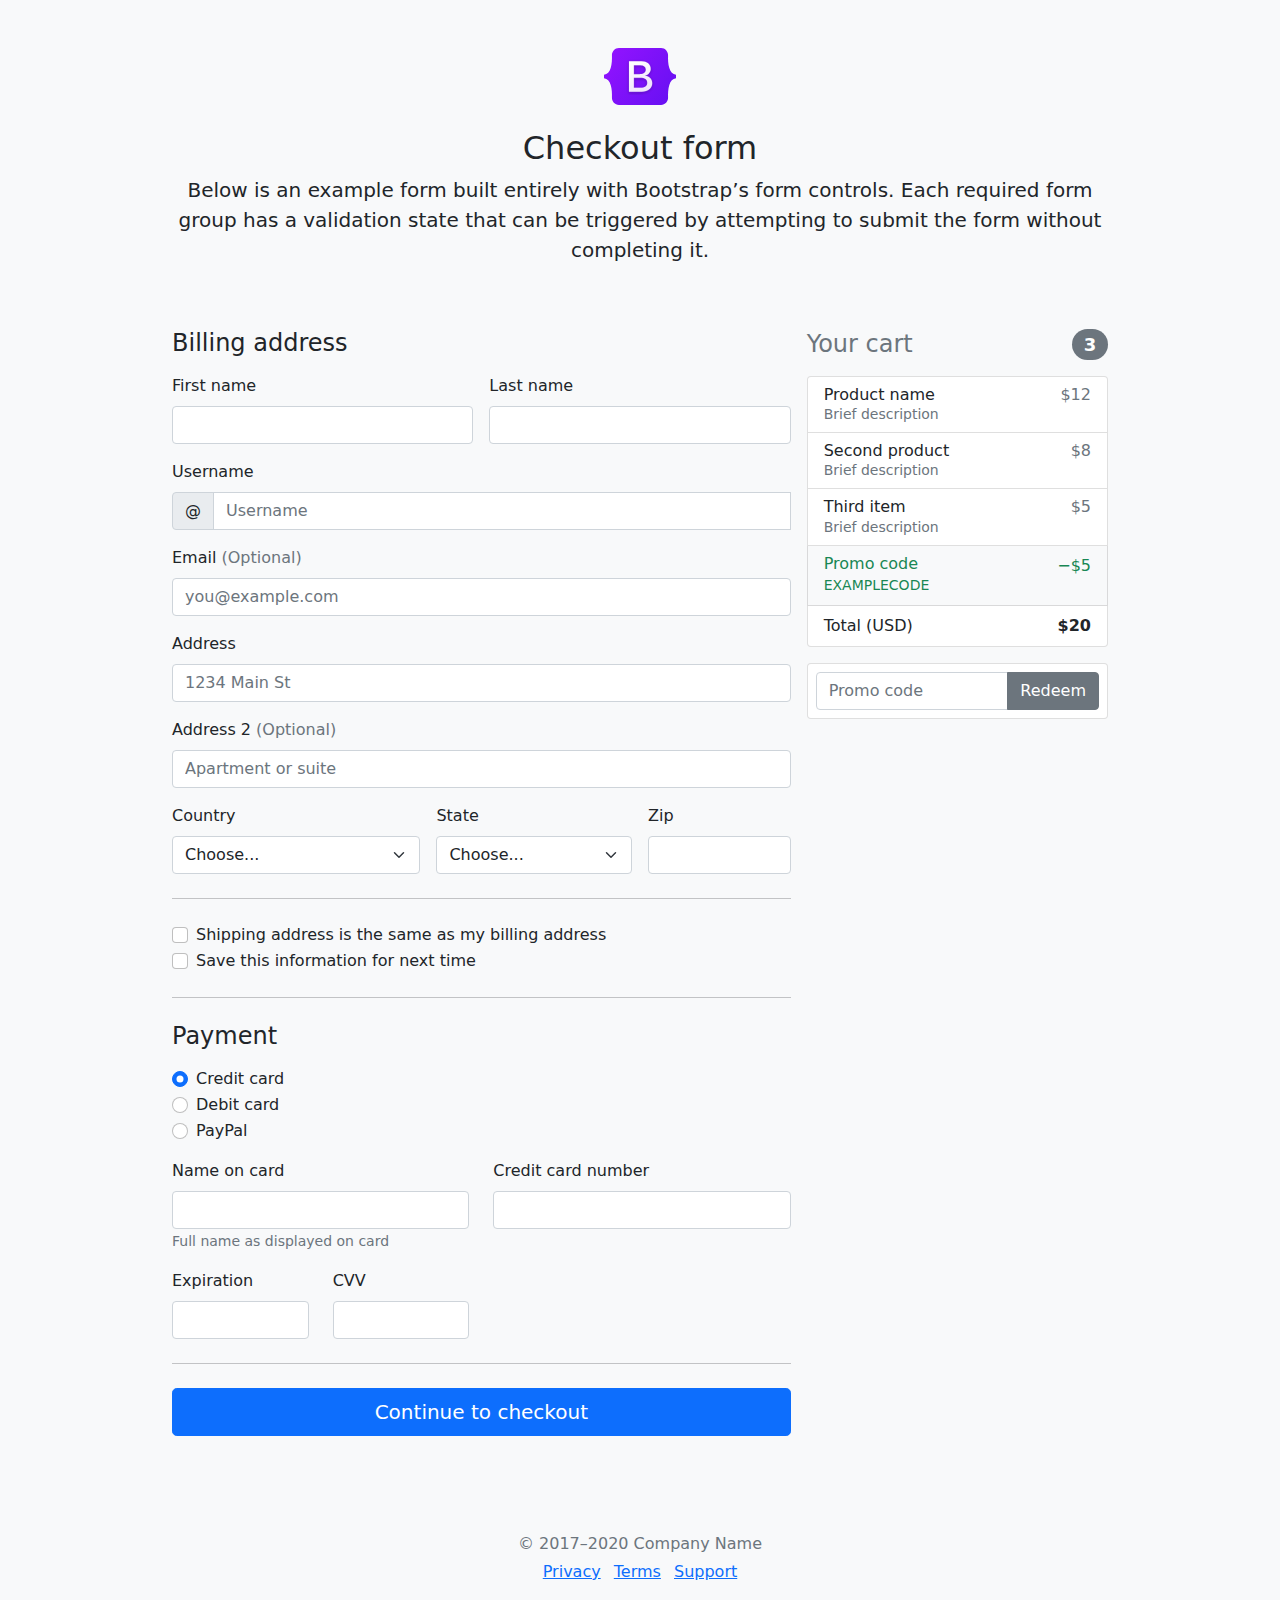
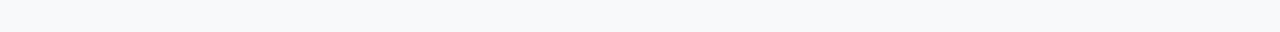
<file: Bootstrap/bootstrap-5.0.0-beta1-examples/checkout/index.html>
<!doctype html>
<html lang="en">
  <head>
    <meta charset="utf-8">
    <meta name="viewport" content="width=device-width, initial-scale=1">
    <meta name="description" content="">
    <meta name="author" content="Mark Otto, Jacob Thornton, and Bootstrap contributors">
    <meta name="generator" content="Hugo 0.79.0">
    <title>Checkout example · Bootstrap v5.0</title>

    <link rel="canonical" href="https://getbootstrap.com/docs/5.0/examples/checkout/">

    

    <!-- Bootstrap core CSS -->
<link href="../assets/dist/css/bootstrap.min.css" rel="stylesheet">

    <style>
      .bd-placeholder-img {
        font-size: 1.125rem;
        text-anchor: middle;
        -webkit-user-select: none;
        -moz-user-select: none;
        user-select: none;
      }

      @media (min-width: 768px) {
        .bd-placeholder-img-lg {
          font-size: 3.5rem;
        }
      }
    </style>

    
    <!-- Custom styles for this template -->
    <link href="form-validation.css" rel="stylesheet">
  </head>
  <body class="bg-light">
    
<div class="container">
  <main>
    <div class="py-5 text-center">
      <img class="d-block mx-auto mb-4" src="../assets/brand/bootstrap-logo.svg" alt="" width="72" height="57">
      <h2>Checkout form</h2>
      <p class="lead">Below is an example form built entirely with Bootstrap’s form controls. Each required form group has a validation state that can be triggered by attempting to submit the form without completing it.</p>
    </div>

    <div class="row g-3">
      <div class="col-md-5 col-lg-4 order-md-last">
        <h4 class="d-flex justify-content-between align-items-center mb-3">
          <span class="text-muted">Your cart</span>
          <span class="badge bg-secondary rounded-pill">3</span>
        </h4>
        <ul class="list-group mb-3">
          <li class="list-group-item d-flex justify-content-between lh-sm">
            <div>
              <h6 class="my-0">Product name</h6>
              <small class="text-muted">Brief description</small>
            </div>
            <span class="text-muted">$12</span>
          </li>
          <li class="list-group-item d-flex justify-content-between lh-sm">
            <div>
              <h6 class="my-0">Second product</h6>
              <small class="text-muted">Brief description</small>
            </div>
            <span class="text-muted">$8</span>
          </li>
          <li class="list-group-item d-flex justify-content-between lh-sm">
            <div>
              <h6 class="my-0">Third item</h6>
              <small class="text-muted">Brief description</small>
            </div>
            <span class="text-muted">$5</span>
          </li>
          <li class="list-group-item d-flex justify-content-between bg-light">
            <div class="text-success">
              <h6 class="my-0">Promo code</h6>
              <small>EXAMPLECODE</small>
            </div>
            <span class="text-success">−$5</span>
          </li>
          <li class="list-group-item d-flex justify-content-between">
            <span>Total (USD)</span>
            <strong>$20</strong>
          </li>
        </ul>

        <form class="card p-2">
          <div class="input-group">
            <input type="text" class="form-control" placeholder="Promo code">
            <button type="submit" class="btn btn-secondary">Redeem</button>
          </div>
        </form>
      </div>
      <div class="col-md-7 col-lg-8">
        <h4 class="mb-3">Billing address</h4>
        <form class="needs-validation" novalidate>
          <div class="row g-3">
            <div class="col-sm-6">
              <label for="firstName" class="form-label">First name</label>
              <input type="text" class="form-control" id="firstName" placeholder="" value="" required>
              <div class="invalid-feedback">
                Valid first name is required.
              </div>
            </div>

            <div class="col-sm-6">
              <label for="lastName" class="form-label">Last name</label>
              <input type="text" class="form-control" id="lastName" placeholder="" value="" required>
              <div class="invalid-feedback">
                Valid last name is required.
              </div>
            </div>

            <div class="col-12">
              <label for="username" class="form-label">Username</label>
              <div class="input-group">
                <span class="input-group-text">@</span>
                <input type="text" class="form-control" id="username" placeholder="Username" required>
              <div class="invalid-feedback">
                  Your username is required.
                </div>
              </div>
            </div>

            <div class="col-12">
              <label for="email" class="form-label">Email <span class="text-muted">(Optional)</span></label>
              <input type="email" class="form-control" id="email" placeholder="you@example.com">
              <div class="invalid-feedback">
                Please enter a valid email address for shipping updates.
              </div>
            </div>

            <div class="col-12">
              <label for="address" class="form-label">Address</label>
              <input type="text" class="form-control" id="address" placeholder="1234 Main St" required>
              <div class="invalid-feedback">
                Please enter your shipping address.
              </div>
            </div>

            <div class="col-12">
              <label for="address2" class="form-label">Address 2 <span class="text-muted">(Optional)</span></label>
              <input type="text" class="form-control" id="address2" placeholder="Apartment or suite">
            </div>

            <div class="col-md-5">
              <label for="country" class="form-label">Country</label>
              <select class="form-select" id="country" required>
                <option value="">Choose...</option>
                <option>United States</option>
              </select>
              <div class="invalid-feedback">
                Please select a valid country.
              </div>
            </div>

            <div class="col-md-4">
              <label for="state" class="form-label">State</label>
              <select class="form-select" id="state" required>
                <option value="">Choose...</option>
                <option>California</option>
              </select>
              <div class="invalid-feedback">
                Please provide a valid state.
              </div>
            </div>

            <div class="col-md-3">
              <label for="zip" class="form-label">Zip</label>
              <input type="text" class="form-control" id="zip" placeholder="" required>
              <div class="invalid-feedback">
                Zip code required.
              </div>
            </div>
          </div>

          <hr class="my-4">

          <div class="form-check">
            <input type="checkbox" class="form-check-input" id="same-address">
            <label class="form-check-label" for="same-address">Shipping address is the same as my billing address</label>
          </div>

          <div class="form-check">
            <input type="checkbox" class="form-check-input" id="save-info">
            <label class="form-check-label" for="save-info">Save this information for next time</label>
          </div>

          <hr class="my-4">

          <h4 class="mb-3">Payment</h4>

          <div class="my-3">
            <div class="form-check">
              <input id="credit" name="paymentMethod" type="radio" class="form-check-input" checked required>
              <label class="form-check-label" for="credit">Credit card</label>
            </div>
            <div class="form-check">
              <input id="debit" name="paymentMethod" type="radio" class="form-check-input" required>
              <label class="form-check-label" for="debit">Debit card</label>
            </div>
            <div class="form-check">
              <input id="paypal" name="paymentMethod" type="radio" class="form-check-input" required>
              <label class="form-check-label" for="paypal">PayPal</label>
            </div>
          </div>

          <div class="row gy-3">
            <div class="col-md-6">
              <label for="cc-name" class="form-label">Name on card</label>
              <input type="text" class="form-control" id="cc-name" placeholder="" required>
              <small class="text-muted">Full name as displayed on card</small>
              <div class="invalid-feedback">
                Name on card is required
              </div>
            </div>

            <div class="col-md-6">
              <label for="cc-number" class="form-label">Credit card number</label>
              <input type="text" class="form-control" id="cc-number" placeholder="" required>
              <div class="invalid-feedback">
                Credit card number is required
              </div>
            </div>

            <div class="col-md-3">
              <label for="cc-expiration" class="form-label">Expiration</label>
              <input type="text" class="form-control" id="cc-expiration" placeholder="" required>
              <div class="invalid-feedback">
                Expiration date required
              </div>
            </div>

            <div class="col-md-3">
              <label for="cc-cvv" class="form-label">CVV</label>
              <input type="text" class="form-control" id="cc-cvv" placeholder="" required>
              <div class="invalid-feedback">
                Security code required
              </div>
            </div>
          </div>

          <hr class="my-4">

          <button class="w-100 btn btn-primary btn-lg" type="submit">Continue to checkout</button>
        </form>
      </div>
    </div>
  </main>

  <footer class="my-5 pt-5 text-muted text-center text-small">
    <p class="mb-1">&copy; 2017–2020 Company Name</p>
    <ul class="list-inline">
      <li class="list-inline-item"><a href="#">Privacy</a></li>
      <li class="list-inline-item"><a href="#">Terms</a></li>
      <li class="list-inline-item"><a href="#">Support</a></li>
    </ul>
  </footer>
</div>


    <script src="../assets/dist/js/bootstrap.bundle.min.js"></script>

      <script src="form-validation.js"></script>
  </body>
</html>
</file>
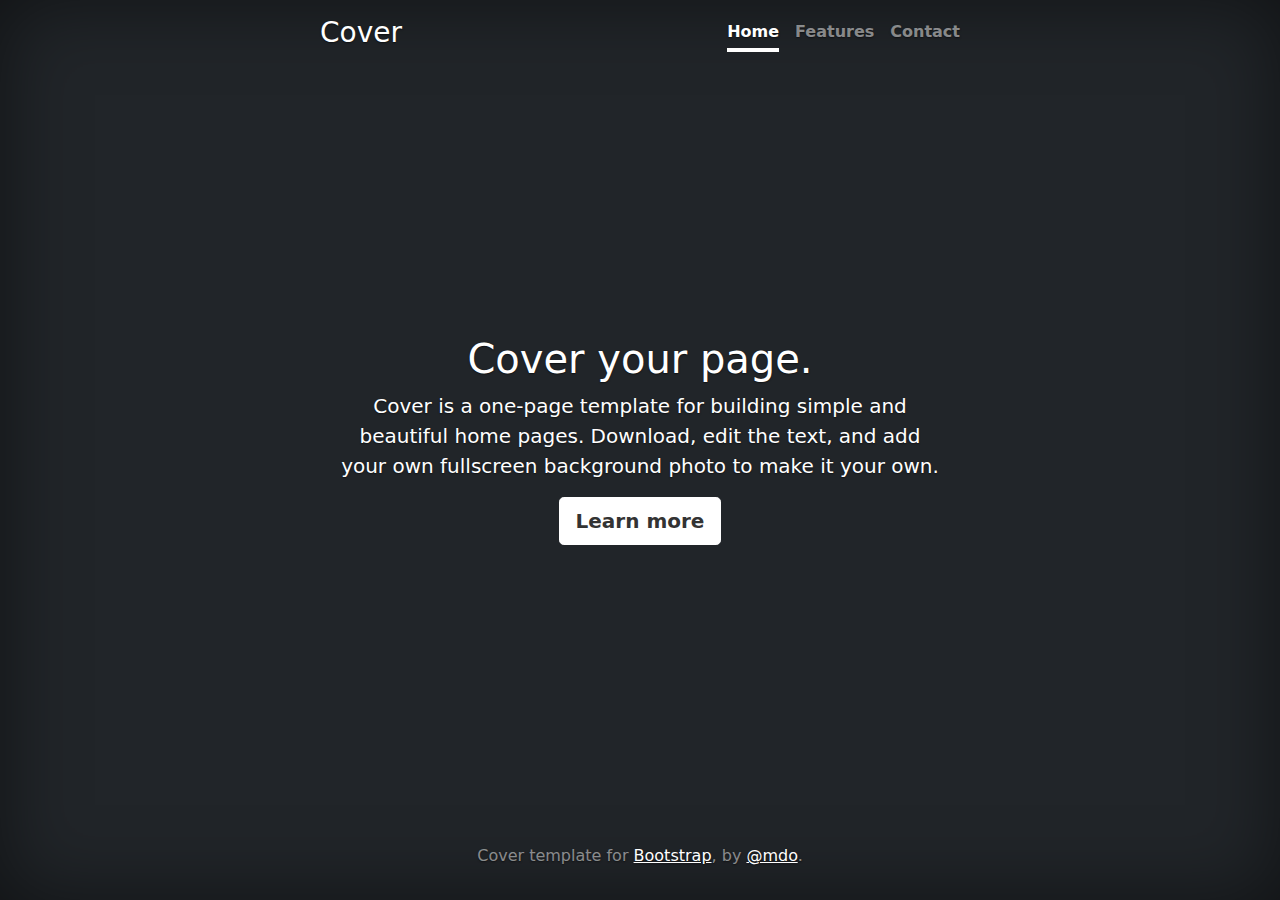
<file: Bootstrap/bootstrap-5.0.0-beta1-examples/cover/index.html>
<!doctype html>
<html lang="en" class="h-100">
  <head>
    <meta charset="utf-8">
    <meta name="viewport" content="width=device-width, initial-scale=1">
    <meta name="description" content="">
    <meta name="author" content="Mark Otto, Jacob Thornton, and Bootstrap contributors">
    <meta name="generator" content="Hugo 0.79.0">
    <title>Cover Template · Bootstrap v5.0</title>

    <link rel="canonical" href="https://getbootstrap.com/docs/5.0/examples/cover/">

    

    <!-- Bootstrap core CSS -->
<link href="../assets/dist/css/bootstrap.min.css" rel="stylesheet">

    <style>
      .bd-placeholder-img {
        font-size: 1.125rem;
        text-anchor: middle;
        -webkit-user-select: none;
        -moz-user-select: none;
        user-select: none;
      }

      @media (min-width: 768px) {
        .bd-placeholder-img-lg {
          font-size: 3.5rem;
        }
      }
    </style>

    
    <!-- Custom styles for this template -->
    <link href="cover.css" rel="stylesheet">
  </head>
  <body class="d-flex h-100 text-center text-white bg-dark">
    
<div class="cover-container d-flex w-100 h-100 p-3 mx-auto flex-column">
  <header class="mb-auto">
    <div>
      <h3 class="float-md-start mb-0">Cover</h3>
      <nav class="nav nav-masthead justify-content-center float-md-end">
        <a class="nav-link active" aria-current="page" href="#">Home</a>
        <a class="nav-link" href="#">Features</a>
        <a class="nav-link" href="#">Contact</a>
      </nav>
    </div>
  </header>

  <main class="px-3">
    <h1>Cover your page.</h1>
    <p class="lead">Cover is a one-page template for building simple and beautiful home pages. Download, edit the text, and add your own fullscreen background photo to make it your own.</p>
    <p class="lead">
      <a href="#" class="btn btn-lg btn-secondary fw-bold border-white bg-white">Learn more</a>
    </p>
  </main>

  <footer class="mt-auto text-white-50">
    <p>Cover template for <a href="https://getbootstrap.com/" class="text-white">Bootstrap</a>, by <a href="https://twitter.com/mdo" class="text-white">@mdo</a>.</p>
  </footer>
</div>


    
  </body>
</html>
</file>
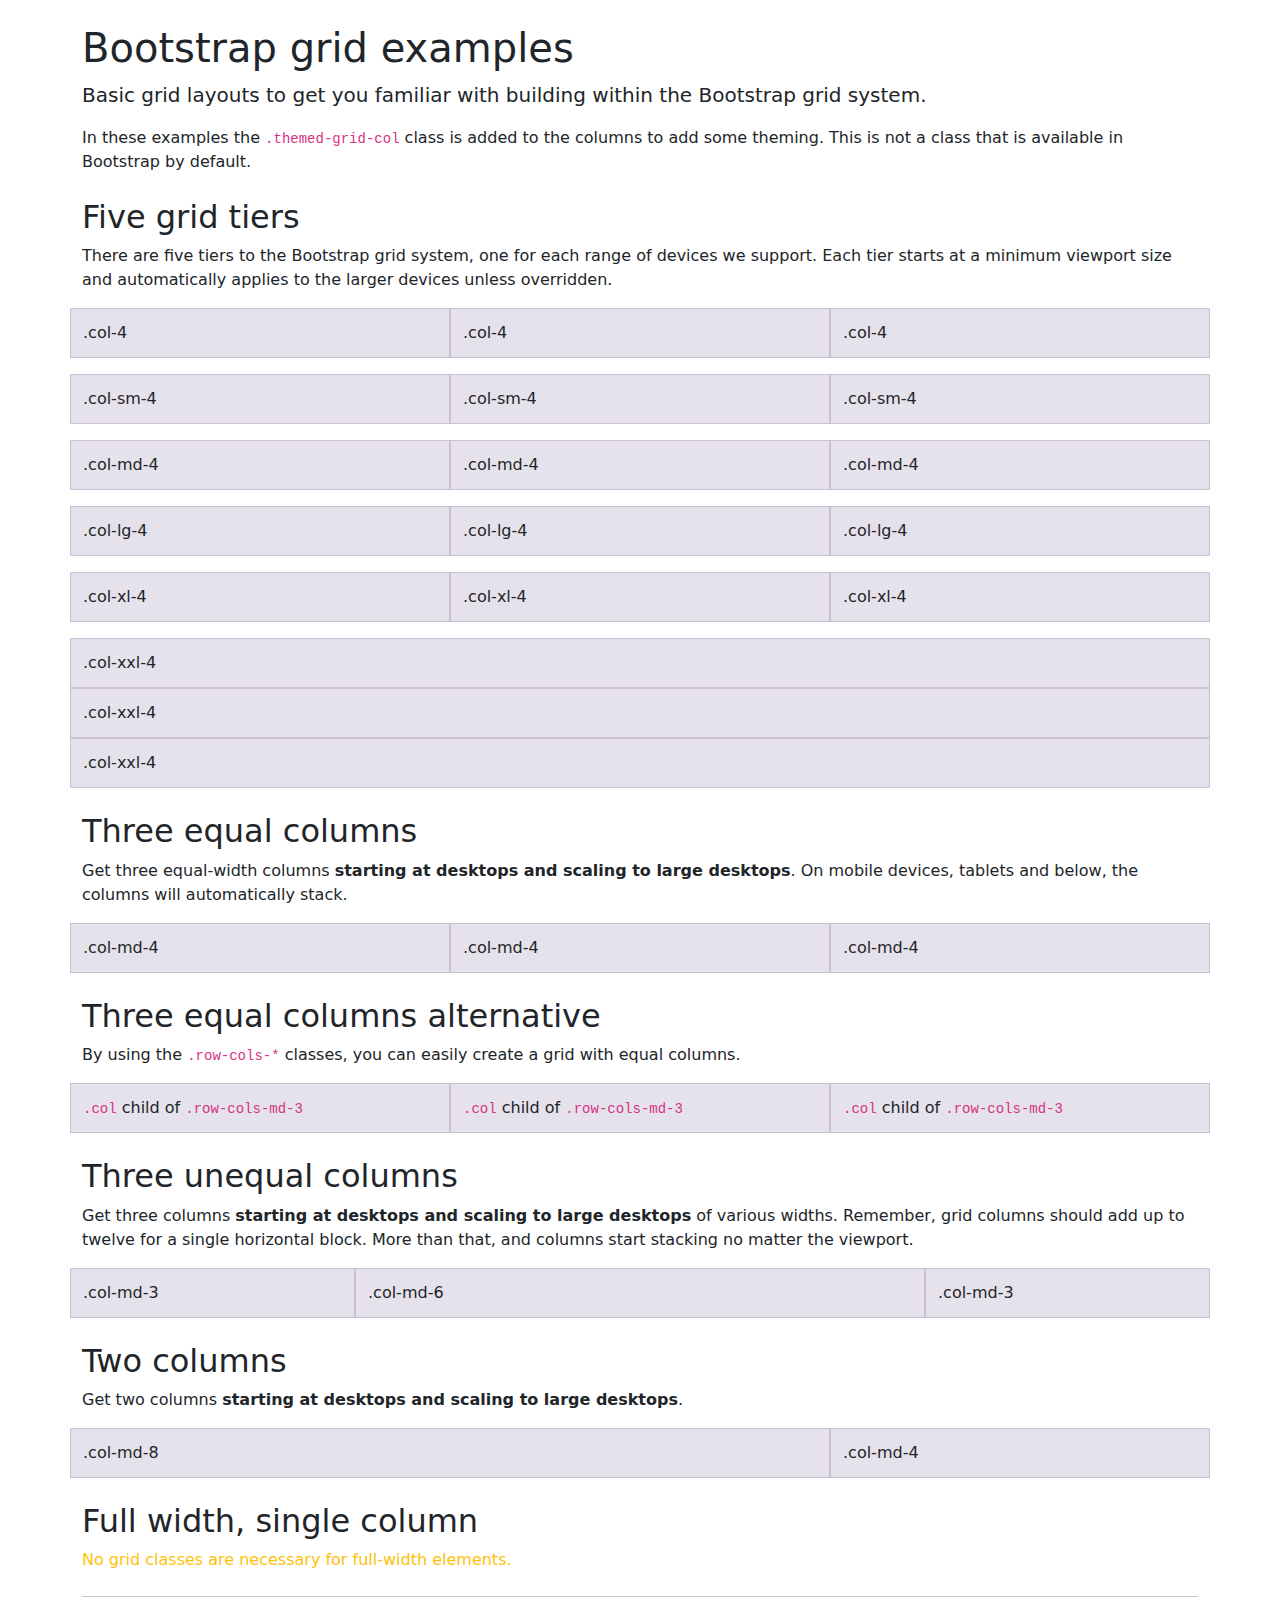
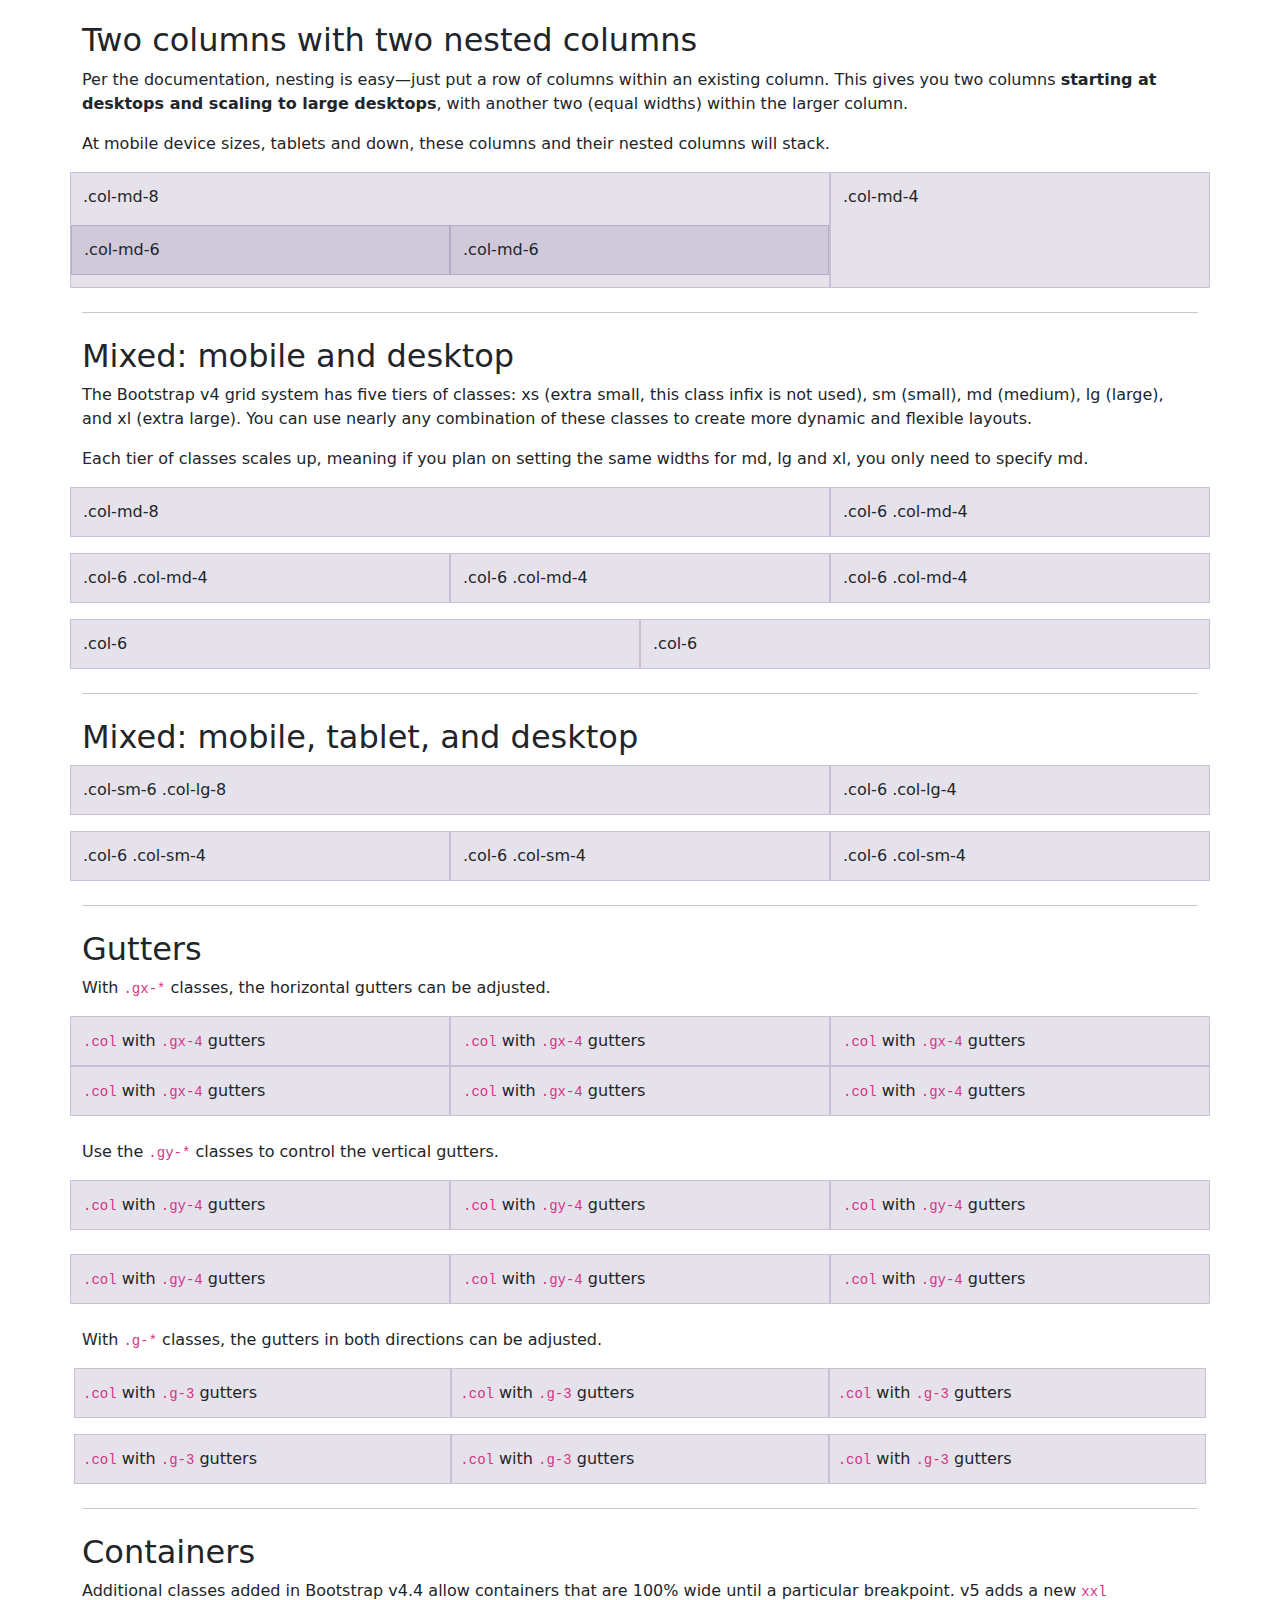
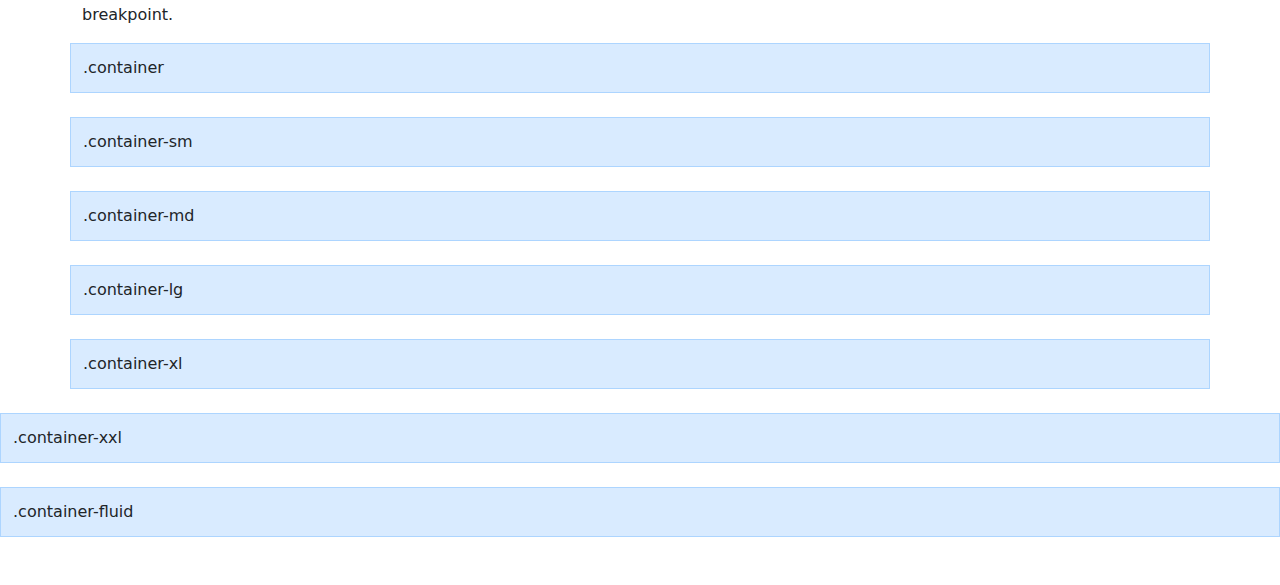
<file: Bootstrap/bootstrap-5.0.0-beta1-examples/grid/index.html>
<!doctype html>
<html lang="en">
  <head>
    <meta charset="utf-8">
    <meta name="viewport" content="width=device-width, initial-scale=1">
    <meta name="description" content="">
    <meta name="author" content="Mark Otto, Jacob Thornton, and Bootstrap contributors">
    <meta name="generator" content="Hugo 0.79.0">
    <title>Grid Template · Bootstrap v5.0</title>

    <link rel="canonical" href="https://getbootstrap.com/docs/5.0/examples/grid/">

    

    <!-- Bootstrap core CSS -->
<link href="../assets/dist/css/bootstrap.min.css" rel="stylesheet">

    <style>
      .bd-placeholder-img {
        font-size: 1.125rem;
        text-anchor: middle;
        -webkit-user-select: none;
        -moz-user-select: none;
        user-select: none;
      }

      @media (min-width: 768px) {
        .bd-placeholder-img-lg {
          font-size: 3.5rem;
        }
      }
    </style>

    
    <!-- Custom styles for this template -->
    <link href="grid.css" rel="stylesheet">
  </head>
  <body class="py-4">
    
<main>
  <div class="container">

    <h1>Bootstrap grid examples</h1>
    <p class="lead">Basic grid layouts to get you familiar with building within the Bootstrap grid system.</p>
    <p>In these examples the <code>.themed-grid-col</code> class is added to the columns to add some theming. This is not a class that is available in Bootstrap by default.</p>

    <h2 class="mt-4">Five grid tiers</h2>
    <p>There are five tiers to the Bootstrap grid system, one for each range of devices we support. Each tier starts at a minimum viewport size and automatically applies to the larger devices unless overridden.</p>

    <div class="row mb-3">
      <div class="col-4 themed-grid-col">.col-4</div>
      <div class="col-4 themed-grid-col">.col-4</div>
      <div class="col-4 themed-grid-col">.col-4</div>
    </div>

    <div class="row mb-3">
      <div class="col-sm-4 themed-grid-col">.col-sm-4</div>
      <div class="col-sm-4 themed-grid-col">.col-sm-4</div>
      <div class="col-sm-4 themed-grid-col">.col-sm-4</div>
    </div>

    <div class="row mb-3">
      <div class="col-md-4 themed-grid-col">.col-md-4</div>
      <div class="col-md-4 themed-grid-col">.col-md-4</div>
      <div class="col-md-4 themed-grid-col">.col-md-4</div>
    </div>

    <div class="row mb-3">
      <div class="col-lg-4 themed-grid-col">.col-lg-4</div>
      <div class="col-lg-4 themed-grid-col">.col-lg-4</div>
      <div class="col-lg-4 themed-grid-col">.col-lg-4</div>
    </div>

    <div class="row mb-3">
      <div class="col-xl-4 themed-grid-col">.col-xl-4</div>
      <div class="col-xl-4 themed-grid-col">.col-xl-4</div>
      <div class="col-xl-4 themed-grid-col">.col-xl-4</div>
    </div>

    <div class="row mb-3">
      <div class="col-xxl-4 themed-grid-col">.col-xxl-4</div>
      <div class="col-xxl-4 themed-grid-col">.col-xxl-4</div>
      <div class="col-xxl-4 themed-grid-col">.col-xxl-4</div>
    </div>

    <h2 class="mt-4">Three equal columns</h2>
    <p>Get three equal-width columns <strong>starting at desktops and scaling to large desktops</strong>. On mobile devices, tablets and below, the columns will automatically stack.</p>
    <div class="row mb-3">
      <div class="col-md-4 themed-grid-col">.col-md-4</div>
      <div class="col-md-4 themed-grid-col">.col-md-4</div>
      <div class="col-md-4 themed-grid-col">.col-md-4</div>
    </div>

    <h2 class="mt-4">Three equal columns alternative</h2>
    <p>By using the <code>.row-cols-*</code> classes, you can easily create a grid with equal columns.</p>
    <div class="row row-cols-md-3 mb-3">
      <div class="col themed-grid-col"><code>.col</code> child of <code>.row-cols-md-3</code></div>
      <div class="col themed-grid-col"><code>.col</code> child of <code>.row-cols-md-3</code></div>
      <div class="col themed-grid-col"><code>.col</code> child of <code>.row-cols-md-3</code></div>
    </div>

    <h2 class="mt-4">Three unequal columns</h2>
    <p>Get three columns <strong>starting at desktops and scaling to large desktops</strong> of various widths. Remember, grid columns should add up to twelve for a single horizontal block. More than that, and columns start stacking no matter the viewport.</p>
    <div class="row mb-3">
      <div class="col-md-3 themed-grid-col">.col-md-3</div>
      <div class="col-md-6 themed-grid-col">.col-md-6</div>
      <div class="col-md-3 themed-grid-col">.col-md-3</div>
    </div>

    <h2 class="mt-4">Two columns</h2>
    <p>Get two columns <strong>starting at desktops and scaling to large desktops</strong>.</p>
    <div class="row mb-3">
      <div class="col-md-8 themed-grid-col">.col-md-8</div>
      <div class="col-md-4 themed-grid-col">.col-md-4</div>
    </div>

    <h2 class="mt-4">Full width, single column</h2>
    <p class="text-warning">
      No grid classes are necessary for full-width elements.
    </p>

    <hr class="my-4">

    <h2 class="mt-4">Two columns with two nested columns</h2>
    <p>Per the documentation, nesting is easy—just put a row of columns within an existing column. This gives you two columns <strong>starting at desktops and scaling to large desktops</strong>, with another two (equal widths) within the larger column.</p>
    <p>At mobile device sizes, tablets and down, these columns and their nested columns will stack.</p>
    <div class="row mb-3">
      <div class="col-md-8 themed-grid-col">
        <div class="pb-3">
          .col-md-8
        </div>
        <div class="row">
          <div class="col-md-6 themed-grid-col">.col-md-6</div>
          <div class="col-md-6 themed-grid-col">.col-md-6</div>
        </div>
      </div>
      <div class="col-md-4 themed-grid-col">.col-md-4</div>
    </div>

    <hr class="my-4">

    <h2 class="mt-4">Mixed: mobile and desktop</h2>
    <p>The Bootstrap v4 grid system has five tiers of classes: xs (extra small, this class infix is not used), sm (small), md (medium), lg (large), and xl (extra large). You can use nearly any combination of these classes to create more dynamic and flexible layouts.</p>
    <p>Each tier of classes scales up, meaning if you plan on setting the same widths for md, lg and xl, you only need to specify md.</p>
    <div class="row mb-3">
      <div class="col-md-8 themed-grid-col">.col-md-8</div>
      <div class="col-6 col-md-4 themed-grid-col">.col-6 .col-md-4</div>
    </div>
    <div class="row mb-3">
      <div class="col-6 col-md-4 themed-grid-col">.col-6 .col-md-4</div>
      <div class="col-6 col-md-4 themed-grid-col">.col-6 .col-md-4</div>
      <div class="col-6 col-md-4 themed-grid-col">.col-6 .col-md-4</div>
    </div>
    <div class="row mb-3">
      <div class="col-6 themed-grid-col">.col-6</div>
      <div class="col-6 themed-grid-col">.col-6</div>
    </div>

    <hr class="my-4">

    <h2 class="mt-4">Mixed: mobile, tablet, and desktop</h2>
    <div class="row mb-3">
      <div class="col-sm-6 col-lg-8 themed-grid-col">.col-sm-6 .col-lg-8</div>
      <div class="col-6 col-lg-4 themed-grid-col">.col-6 .col-lg-4</div>
    </div>
    <div class="row mb-3">
      <div class="col-6 col-sm-4 themed-grid-col">.col-6 .col-sm-4</div>
      <div class="col-6 col-sm-4 themed-grid-col">.col-6 .col-sm-4</div>
      <div class="col-6 col-sm-4 themed-grid-col">.col-6 .col-sm-4</div>
    </div>

    <hr class="my-4">

    <h2 class="mt-4">Gutters</h2>
    <p>With <code>.gx-*</code> classes, the horizontal gutters can be adjusted.</p>
    <div class="row row-cols-1 row-cols-md-3 gx-4">
      <div class="col themed-grid-col"><code>.col</code> with <code>.gx-4</code> gutters</div>
      <div class="col themed-grid-col"><code>.col</code> with <code>.gx-4</code> gutters</div>
      <div class="col themed-grid-col"><code>.col</code> with <code>.gx-4</code> gutters</div>
      <div class="col themed-grid-col"><code>.col</code> with <code>.gx-4</code> gutters</div>
      <div class="col themed-grid-col"><code>.col</code> with <code>.gx-4</code> gutters</div>
      <div class="col themed-grid-col"><code>.col</code> with <code>.gx-4</code> gutters</div>
    </div>
    <p class="mt-4">Use the <code>.gy-*</code> classes to control the vertical gutters.</p>
    <div class="row row-cols-1 row-cols-md-3 gy-4">
      <div class="col themed-grid-col"><code>.col</code> with <code>.gy-4</code> gutters</div>
      <div class="col themed-grid-col"><code>.col</code> with <code>.gy-4</code> gutters</div>
      <div class="col themed-grid-col"><code>.col</code> with <code>.gy-4</code> gutters</div>
      <div class="col themed-grid-col"><code>.col</code> with <code>.gy-4</code> gutters</div>
      <div class="col themed-grid-col"><code>.col</code> with <code>.gy-4</code> gutters</div>
      <div class="col themed-grid-col"><code>.col</code> with <code>.gy-4</code> gutters</div>
    </div>
    <p class="mt-4">With <code>.g-*</code> classes, the gutters in both directions can be adjusted.</p>
    <div class="row row-cols-1 row-cols-md-3 g-3">
      <div class="col themed-grid-col"><code>.col</code> with <code>.g-3</code> gutters</div>
      <div class="col themed-grid-col"><code>.col</code> with <code>.g-3</code> gutters</div>
      <div class="col themed-grid-col"><code>.col</code> with <code>.g-3</code> gutters</div>
      <div class="col themed-grid-col"><code>.col</code> with <code>.g-3</code> gutters</div>
      <div class="col themed-grid-col"><code>.col</code> with <code>.g-3</code> gutters</div>
      <div class="col themed-grid-col"><code>.col</code> with <code>.g-3</code> gutters</div>
    </div>
  </div>

  <div class="container" id="containers">
    <hr class="my-4">

    <h2 class="mt-4">Containers</h2>
    <p>Additional classes added in Bootstrap v4.4 allow containers that are 100% wide until a particular breakpoint. v5 adds a new <code>xxl</code> breakpoint.</p>
  </div>

  <div class="container themed-container">.container</div>
  <div class="container-sm themed-container">.container-sm</div>
  <div class="container-md themed-container">.container-md</div>
  <div class="container-lg themed-container">.container-lg</div>
  <div class="container-xl themed-container">.container-xl</div>
  <div class="container-xxl themed-container">.container-xxl</div>
  <div class="container-fluid themed-container">.container-fluid</div>
</main>


    
  </body>
</html>
</file>
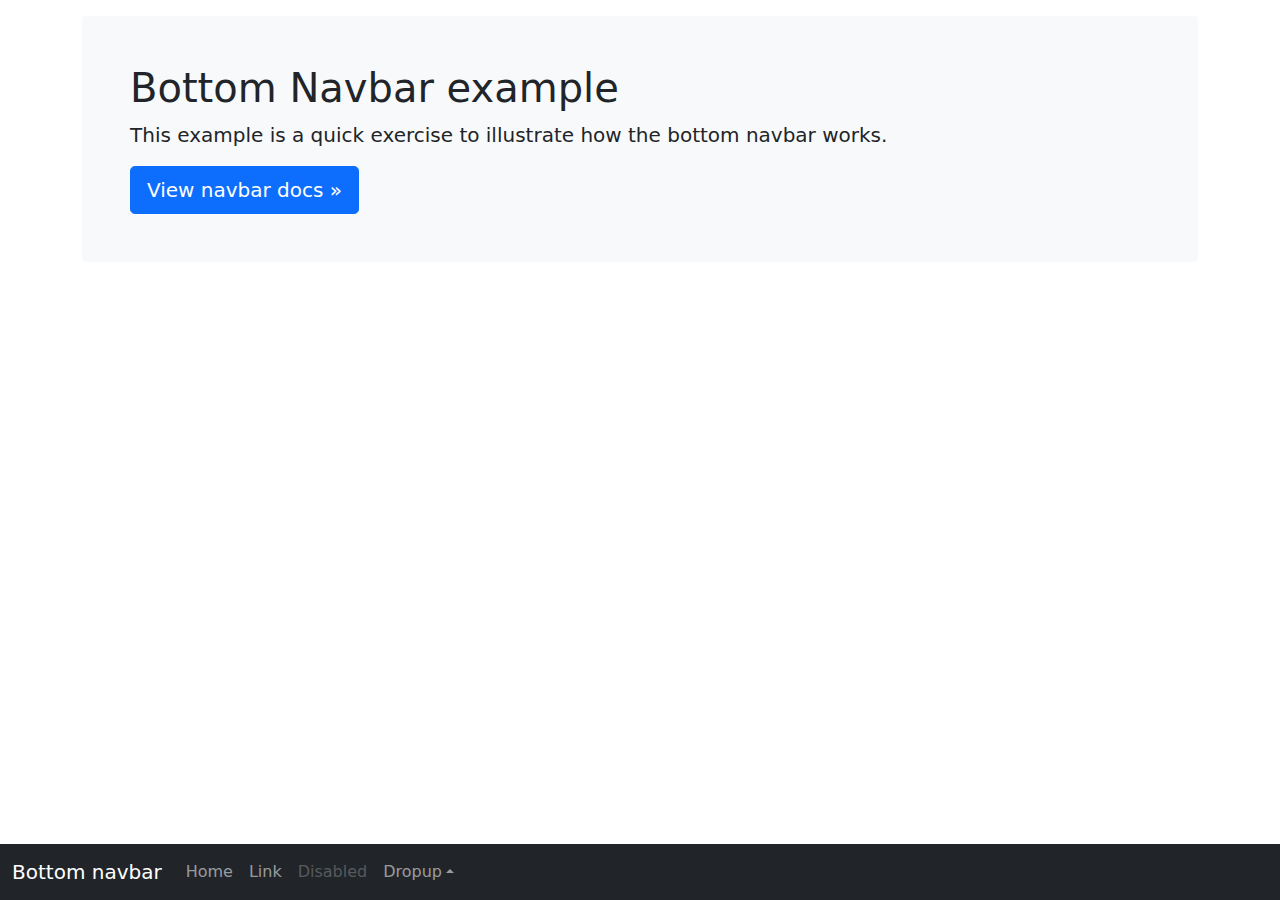
<file: Bootstrap/bootstrap-5.0.0-beta1-examples/navbar-bottom/index.html>
<!doctype html>
<html lang="en">
  <head>
    <meta charset="utf-8">
    <meta name="viewport" content="width=device-width, initial-scale=1">
    <meta name="description" content="">
    <meta name="author" content="Mark Otto, Jacob Thornton, and Bootstrap contributors">
    <meta name="generator" content="Hugo 0.79.0">
    <title>Bottom navbar example · Bootstrap v5.0</title>

    <link rel="canonical" href="https://getbootstrap.com/docs/5.0/examples/navbar-bottom/">

    

    <!-- Bootstrap core CSS -->
<link href="../assets/dist/css/bootstrap.min.css" rel="stylesheet">

    <style>
      .bd-placeholder-img {
        font-size: 1.125rem;
        text-anchor: middle;
        -webkit-user-select: none;
        -moz-user-select: none;
        user-select: none;
      }

      @media (min-width: 768px) {
        .bd-placeholder-img-lg {
          font-size: 3.5rem;
        }
      }
    </style>

    
  </head>
  <body>
    
<main class="container">
  <div class="bg-light p-5 rounded mt-3">
    <h1>Bottom Navbar example</h1>
    <p class="lead">This example is a quick exercise to illustrate how the bottom navbar works.</p>
    <a class="btn btn-lg btn-primary" href="../components/navbar/" role="button">View navbar docs &raquo;</a>
  </div>
</main>
<nav class="navbar fixed-bottom navbar-expand-sm navbar-dark bg-dark">
  <div class="container-fluid">
    <a class="navbar-brand" href="#">Bottom navbar</a>
    <button class="navbar-toggler" type="button" data-bs-toggle="collapse" data-bs-target="#navbarCollapse" aria-controls="navbarCollapse" aria-expanded="false" aria-label="Toggle navigation">
      <span class="navbar-toggler-icon"></span>
    </button>
    <div class="collapse navbar-collapse" id="navbarCollapse">
      <ul class="navbar-nav">
        <li class="nav-item active">
          <a class="nav-link" aria-current="page" href="#">Home</a>
        </li>
        <li class="nav-item">
          <a class="nav-link" href="#">Link</a>
        </li>
        <li class="nav-item">
          <a class="nav-link disabled" href="#" tabindex="-1" aria-disabled="true">Disabled</a>
        </li>
        <li class="nav-item dropup">
          <a class="nav-link dropdown-toggle" href="#" id="dropdown10" data-bs-toggle="dropdown" aria-expanded="false">Dropup</a>
          <ul class="dropdown-menu" aria-labelledby="dropdown10">
            <li><a class="dropdown-item" href="#">Action</a></li>
            <li><a class="dropdown-item" href="#">Another action</a></li>
            <li><a class="dropdown-item" href="#">Something else here</a></li>
          </ul>
        </li>
      </ul>
    </div>
  </div>
</nav>


    <script src="../assets/dist/js/bootstrap.bundle.min.js"></script>

      
  </body>
</html>
</file>
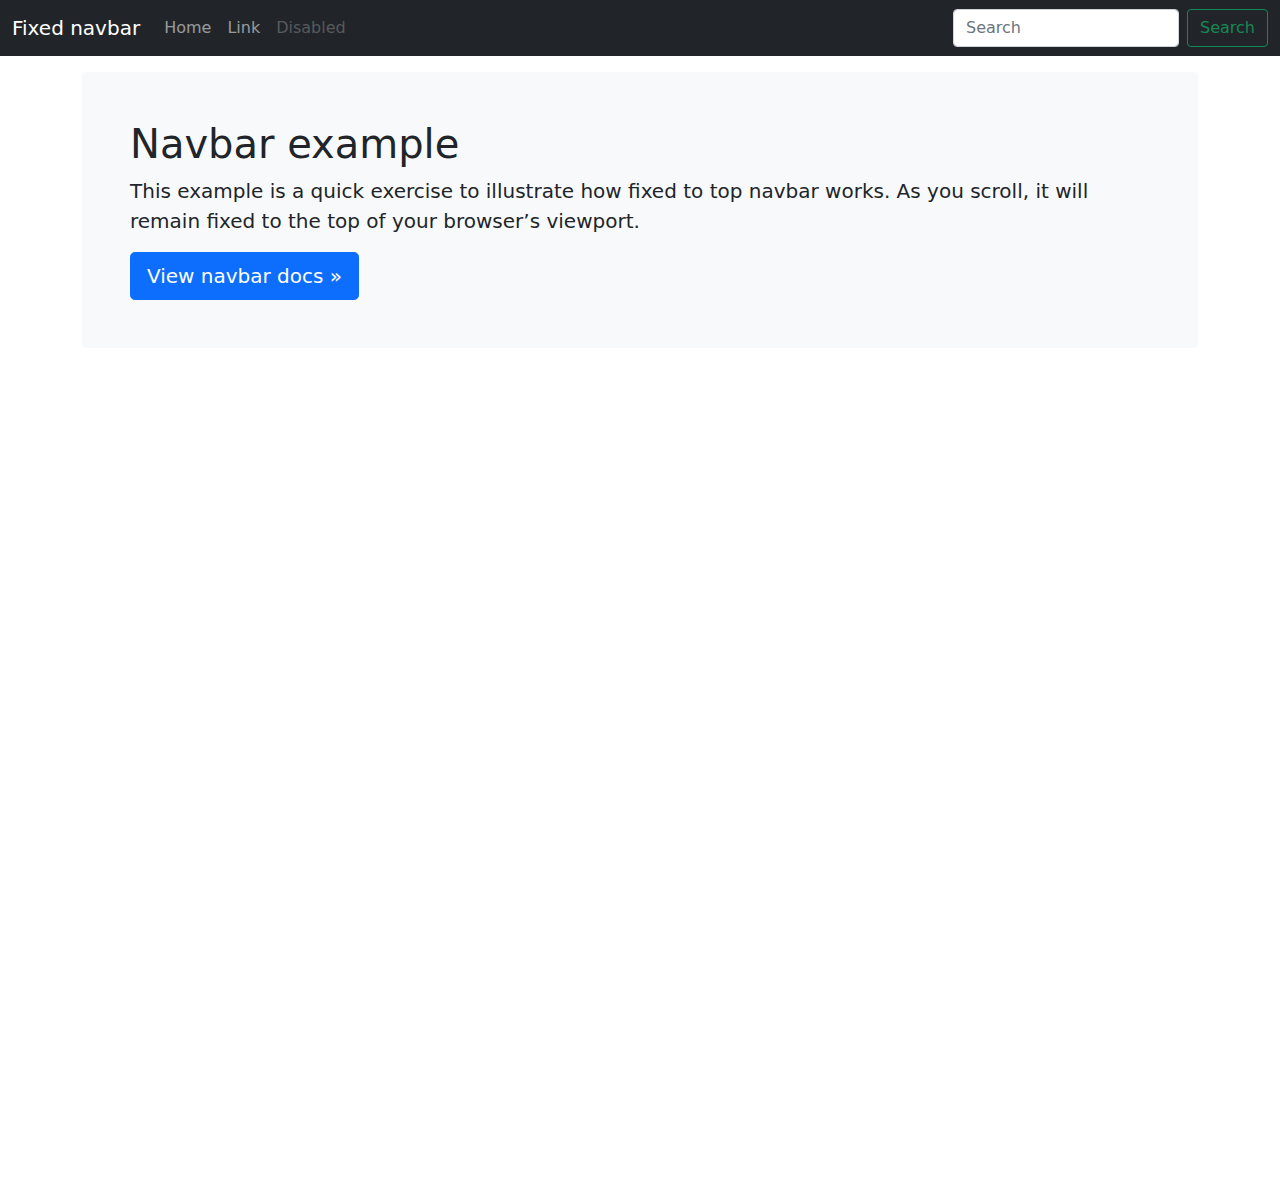
<file: Bootstrap/bootstrap-5.0.0-beta1-examples/navbar-fixed/index.html>
<!doctype html>
<html lang="en">
  <head>
    <meta charset="utf-8">
    <meta name="viewport" content="width=device-width, initial-scale=1">
    <meta name="description" content="">
    <meta name="author" content="Mark Otto, Jacob Thornton, and Bootstrap contributors">
    <meta name="generator" content="Hugo 0.79.0">
    <title>Fixed top navbar example · Bootstrap v5.0</title>

    <link rel="canonical" href="https://getbootstrap.com/docs/5.0/examples/navbar-fixed/">



    <!-- Bootstrap core CSS -->
<link href="../assets/dist/css/bootstrap.min.css" rel="stylesheet">

    <style>
      .bd-placeholder-img {
        font-size: 1.125rem;
        text-anchor: middle;
        -webkit-user-select: none;
        -moz-user-select: none;
        user-select: none;
      }

      @media (min-width: 768px) {
        .bd-placeholder-img-lg {
          font-size: 3.5rem;
        }
      }
    </style>


    <!-- Custom styles for this template -->
    <link href="navbar-top-fixed.css" rel="stylesheet">
  </head>
  <body>

<nav class="navbar navbar-expand-md navbar-dark fixed-top bg-dark">
  <div class="container-fluid">
    <a class="navbar-brand" href="#">Fixed navbar</a>
    <button class="navbar-toggler" type="button" data-bs-toggle="collapse" data-bs-target="#navbarCollapse" aria-controls="navbarCollapse" aria-expanded="false" aria-label="Toggle navigation">
      <span class="navbar-toggler-icon"></span>
    </button>
    <div class="collapse navbar-collapse" id="navbarCollapse">
      <ul class="navbar-nav me-auto mb-2 mb-md-0">
        <li class="nav-item active">
          <a class="nav-link" aria-current="page" href="#">Home</a>
        </li>
        <li class="nav-item">
          <a class="nav-link" href="#">Link</a>
        </li>
        <li class="nav-item">
          <a class="nav-link disabled" href="#" tabindex="-1" aria-disabled="true">Disabled</a>
        </li>
      </ul>
      <form class="d-flex">
        <input class="form-control me-2" type="search" placeholder="Search" aria-label="Search">
        <button class="btn btn-outline-success" type="submit">Search</button>
      </form>
    </div>
  </div>
</nav>

<main class="container">
  <div class="bg-light p-5 rounded">
    <h1>Navbar example</h1>
    <p class="lead">This example is a quick exercise to illustrate how fixed to top navbar works. As you scroll, it will remain fixed to the top of your browser’s viewport.</p>
    <a class="btn btn-lg btn-primary" href="../components/navbar/" role="button">View navbar docs &raquo;</a>
  </div>
</main>


    <script src="../assets/dist/js/bootstrap.bundle.min.js"></script>


  </body>
</html>
</file>
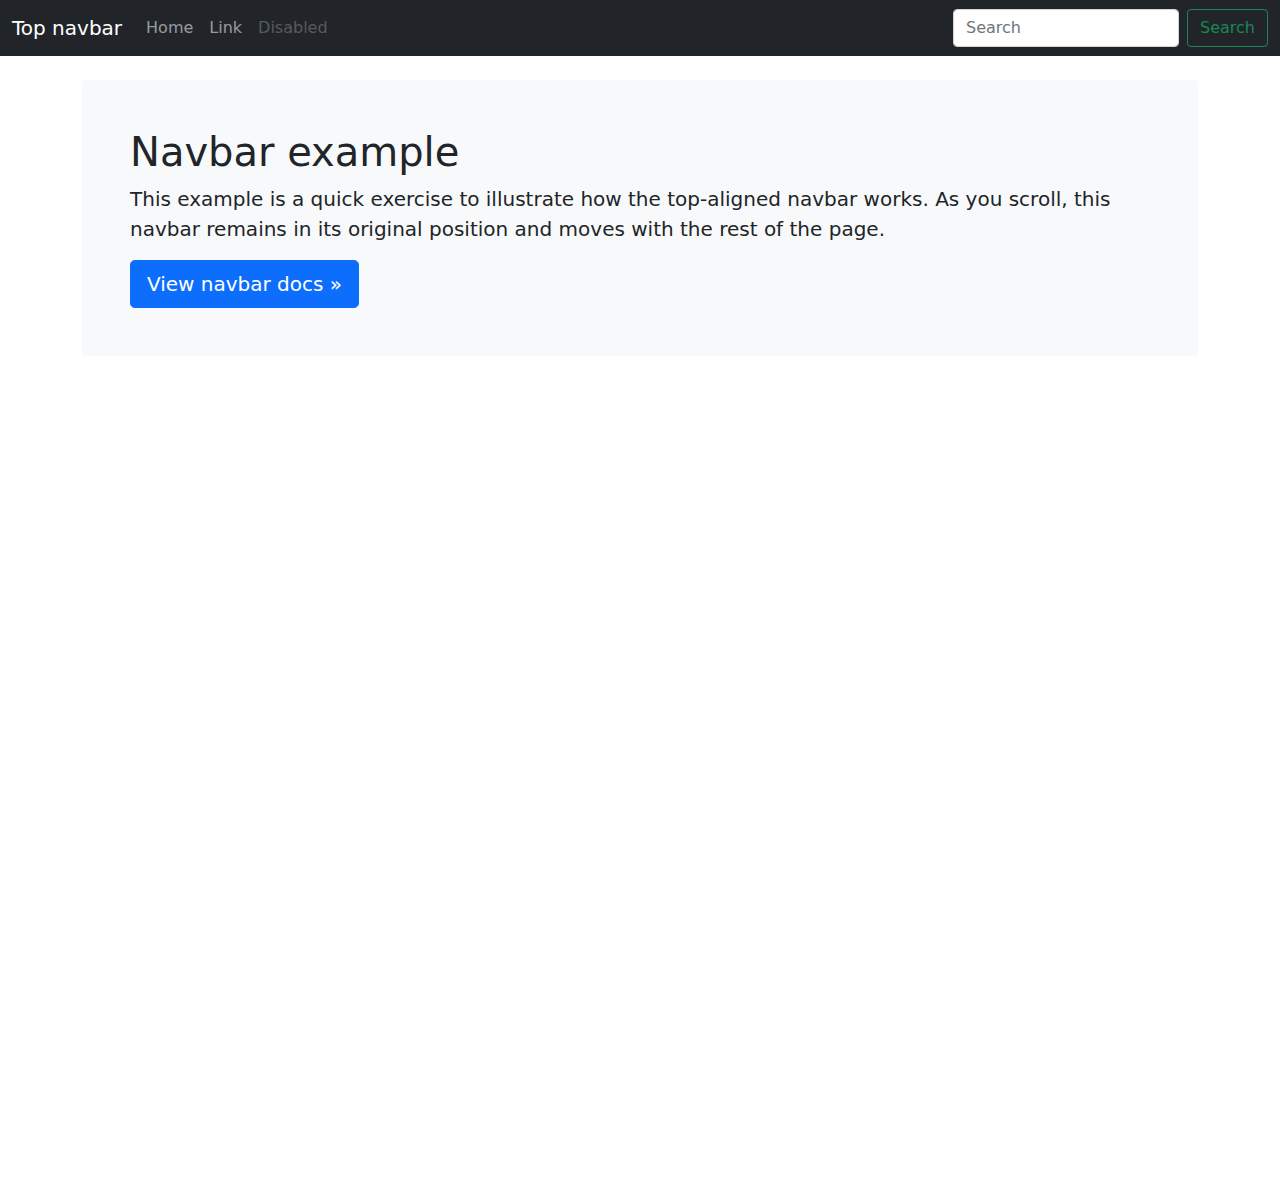
<file: Bootstrap/bootstrap-5.0.0-beta1-examples/navbar-static/index.html>
<!doctype html>
<html lang="en">
  <head>
    <meta charset="utf-8">
    <meta name="viewport" content="width=device-width, initial-scale=1">
    <meta name="description" content="">
    <meta name="author" content="Mark Otto, Jacob Thornton, and Bootstrap contributors">
    <meta name="generator" content="Hugo 0.79.0">
    <title>Top navbar example · Bootstrap v5.0</title>

    <link rel="canonical" href="https://getbootstrap.com/docs/5.0/examples/navbar-static/">

    

    <!-- Bootstrap core CSS -->
<link href="../assets/dist/css/bootstrap.min.css" rel="stylesheet">

    <style>
      .bd-placeholder-img {
        font-size: 1.125rem;
        text-anchor: middle;
        -webkit-user-select: none;
        -moz-user-select: none;
        user-select: none;
      }

      @media (min-width: 768px) {
        .bd-placeholder-img-lg {
          font-size: 3.5rem;
        }
      }
    </style>

    
    <!-- Custom styles for this template -->
    <link href="navbar-top.css" rel="stylesheet">
  </head>
  <body>
    
<nav class="navbar navbar-expand-md navbar-dark bg-dark mb-4">
  <div class="container-fluid">
    <a class="navbar-brand" href="#">Top navbar</a>
    <button class="navbar-toggler" type="button" data-bs-toggle="collapse" data-bs-target="#navbarCollapse" aria-controls="navbarCollapse" aria-expanded="false" aria-label="Toggle navigation">
      <span class="navbar-toggler-icon"></span>
    </button>
    <div class="collapse navbar-collapse" id="navbarCollapse">
      <ul class="navbar-nav me-auto mb-2 mb-md-0">
        <li class="nav-item active">
          <a class="nav-link" aria-current="page" href="#">Home</a>
        </li>
        <li class="nav-item">
          <a class="nav-link" href="#">Link</a>
        </li>
        <li class="nav-item">
          <a class="nav-link disabled" href="#" tabindex="-1" aria-disabled="true">Disabled</a>
        </li>
      </ul>
      <form class="d-flex">
        <input class="form-control me-2" type="search" placeholder="Search" aria-label="Search">
        <button class="btn btn-outline-success" type="submit">Search</button>
      </form>
    </div>
  </div>
</nav>

<main class="container">
  <div class="bg-light p-5 rounded">
    <h1>Navbar example</h1>
    <p class="lead">This example is a quick exercise to illustrate how the top-aligned navbar works. As you scroll, this navbar remains in its original position and moves with the rest of the page.</p>
    <a class="btn btn-lg btn-primary" href="../components/navbar/" role="button">View navbar docs &raquo;</a>
  </div>
</main>


    <script src="../assets/dist/js/bootstrap.bundle.min.js"></script>

      
  </body>
</html>
</file>
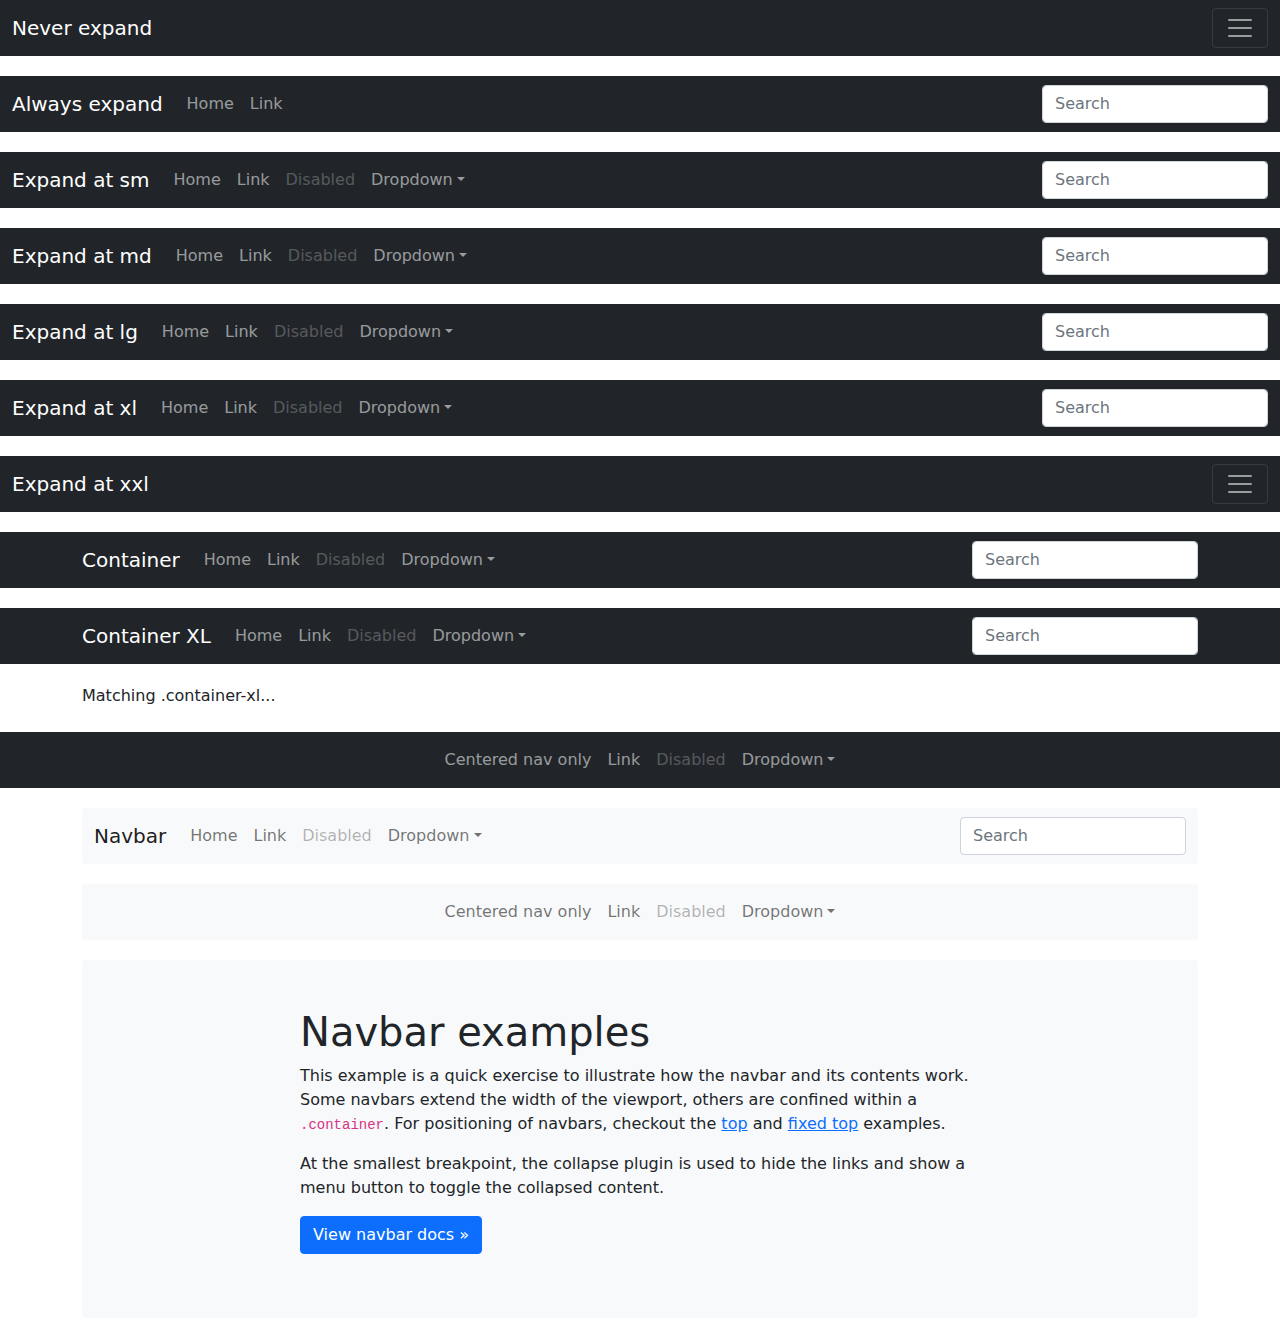
<file: Bootstrap/bootstrap-5.0.0-beta1-examples/navbars/index.html>
<!doctype html>
<html lang="en">
  <head>
    <meta charset="utf-8">
    <meta name="viewport" content="width=device-width, initial-scale=1">
    <meta name="description" content="">
    <meta name="author" content="Mark Otto, Jacob Thornton, and Bootstrap contributors">
    <meta name="generator" content="Hugo 0.79.0">
    <title>Navbar Template · Bootstrap v5.0</title>

    <link rel="canonical" href="https://getbootstrap.com/docs/5.0/examples/navbars/">

    

    <!-- Bootstrap core CSS -->
<link href="../assets/dist/css/bootstrap.min.css" rel="stylesheet">

    <style>
      .bd-placeholder-img {
        font-size: 1.125rem;
        text-anchor: middle;
        -webkit-user-select: none;
        -moz-user-select: none;
        user-select: none;
      }

      @media (min-width: 768px) {
        .bd-placeholder-img-lg {
          font-size: 3.5rem;
        }
      }
    </style>

    
    <!-- Custom styles for this template -->
    <link href="navbar.css" rel="stylesheet">
  </head>
  <body>
    
<main>
  <nav class="navbar navbar-dark bg-dark" aria-label="First navbar example">
    <div class="container-fluid">
      <a class="navbar-brand" href="#">Never expand</a>
      <button class="navbar-toggler" type="button" data-bs-toggle="collapse" data-bs-target="#navbarsExample01" aria-controls="navbarsExample01" aria-expanded="false" aria-label="Toggle navigation">
        <span class="navbar-toggler-icon"></span>
      </button>

      <div class="collapse navbar-collapse" id="navbarsExample01">
        <ul class="navbar-nav me-auto mb-2">
          <li class="nav-item active">
            <a class="nav-link" aria-current="page" href="#">Home</a>
          </li>
          <li class="nav-item">
            <a class="nav-link" href="#">Link</a>
          </li>
          <li class="nav-item">
            <a class="nav-link disabled" href="#" tabindex="-1" aria-disabled="true">Disabled</a>
          </li>
          <li class="nav-item dropdown">
            <a class="nav-link dropdown-toggle" href="#" id="dropdown01" data-bs-toggle="dropdown" aria-expanded="false">Dropdown</a>
            <ul class="dropdown-menu" aria-labelledby="dropdown01">
              <li><a class="dropdown-item" href="#">Action</a></li>
              <li><a class="dropdown-item" href="#">Another action</a></li>
              <li><a class="dropdown-item" href="#">Something else here</a></li>
            </ul>
          </li>
        </ul>
        <form>
          <input class="form-control" type="text" placeholder="Search" aria-label="Search">
        </form>
      </div>
    </div>
  </nav>

  <nav class="navbar navbar-expand navbar-dark bg-dark" aria-label="Second navbar example">
    <div class="container-fluid">
      <a class="navbar-brand" href="#">Always expand</a>
      <button class="navbar-toggler" type="button" data-bs-toggle="collapse" data-bs-target="#navbarsExample02" aria-controls="navbarsExample02" aria-expanded="false" aria-label="Toggle navigation">
        <span class="navbar-toggler-icon"></span>
      </button>

      <div class="collapse navbar-collapse" id="navbarsExample02">
        <ul class="navbar-nav me-auto">
          <li class="nav-item active">
            <a class="nav-link" aria-current="page" href="#">Home</a>
          </li>
          <li class="nav-item">
            <a class="nav-link" href="#">Link</a>
          </li>
        </ul>
        <form>
          <input class="form-control" type="text" placeholder="Search" aria-label="Search">
        </form>
      </div>
    </div>
  </nav>

  <nav class="navbar navbar-expand-sm navbar-dark bg-dark" aria-label="Third navbar example">
    <div class="container-fluid">
      <a class="navbar-brand" href="#">Expand at sm</a>
      <button class="navbar-toggler" type="button" data-bs-toggle="collapse" data-bs-target="#navbarsExample03" aria-controls="navbarsExample03" aria-expanded="false" aria-label="Toggle navigation">
        <span class="navbar-toggler-icon"></span>
      </button>

      <div class="collapse navbar-collapse" id="navbarsExample03">
        <ul class="navbar-nav me-auto mb-2 mb-sm-0">
          <li class="nav-item active">
            <a class="nav-link" aria-current="page" href="#">Home</a>
          </li>
          <li class="nav-item">
            <a class="nav-link" href="#">Link</a>
          </li>
          <li class="nav-item">
            <a class="nav-link disabled" href="#" tabindex="-1" aria-disabled="true">Disabled</a>
          </li>
          <li class="nav-item dropdown">
            <a class="nav-link dropdown-toggle" href="#" id="dropdown03" data-bs-toggle="dropdown" aria-expanded="false">Dropdown</a>
            <ul class="dropdown-menu" aria-labelledby="dropdown03">
              <li><a class="dropdown-item" href="#">Action</a></li>
              <li><a class="dropdown-item" href="#">Another action</a></li>
              <li><a class="dropdown-item" href="#">Something else here</a></li>
            </ul>
          </li>
        </ul>
        <form>
          <input class="form-control" type="text" placeholder="Search" aria-label="Search">
        </form>
      </div>
    </div>
  </nav>

  <nav class="navbar navbar-expand-md navbar-dark bg-dark" aria-label="Fourth navbar example">
    <div class="container-fluid">
      <a class="navbar-brand" href="#">Expand at md</a>
      <button class="navbar-toggler" type="button" data-bs-toggle="collapse" data-bs-target="#navbarsExample04" aria-controls="navbarsExample04" aria-expanded="false" aria-label="Toggle navigation">
        <span class="navbar-toggler-icon"></span>
      </button>

      <div class="collapse navbar-collapse" id="navbarsExample04">
        <ul class="navbar-nav me-auto mb-2 mb-md-0">
          <li class="nav-item active">
            <a class="nav-link" aria-current="page" href="#">Home</a>
          </li>
          <li class="nav-item">
            <a class="nav-link" href="#">Link</a>
          </li>
          <li class="nav-item">
            <a class="nav-link disabled" href="#" tabindex="-1" aria-disabled="true">Disabled</a>
          </li>
          <li class="nav-item dropdown">
            <a class="nav-link dropdown-toggle" href="#" id="dropdown04" data-bs-toggle="dropdown" aria-expanded="false">Dropdown</a>
            <ul class="dropdown-menu" aria-labelledby="dropdown04">
              <li><a class="dropdown-item" href="#">Action</a></li>
              <li><a class="dropdown-item" href="#">Another action</a></li>
              <li><a class="dropdown-item" href="#">Something else here</a></li>
            </ul>
          </li>
        </ul>
        <form>
          <input class="form-control" type="text" placeholder="Search" aria-label="Search">
        </form>
      </div>
    </div>
  </nav>

  <nav class="navbar navbar-expand-lg navbar-dark bg-dark" aria-label="Fifth navbar example">
    <div class="container-fluid">
      <a class="navbar-brand" href="#">Expand at lg</a>
      <button class="navbar-toggler" type="button" data-bs-toggle="collapse" data-bs-target="#navbarsExample05" aria-controls="navbarsExample05" aria-expanded="false" aria-label="Toggle navigation">
        <span class="navbar-toggler-icon"></span>
      </button>

      <div class="collapse navbar-collapse" id="navbarsExample05">
        <ul class="navbar-nav me-auto mb-2 mb-lg-0">
          <li class="nav-item active">
            <a class="nav-link" aria-current="page" href="#">Home</a>
          </li>
          <li class="nav-item">
            <a class="nav-link" href="#">Link</a>
          </li>
          <li class="nav-item">
            <a class="nav-link disabled" href="#" tabindex="-1" aria-disabled="true">Disabled</a>
          </li>
          <li class="nav-item dropdown">
            <a class="nav-link dropdown-toggle" href="#" id="dropdown05" data-bs-toggle="dropdown" aria-expanded="false">Dropdown</a>
            <ul class="dropdown-menu" aria-labelledby="dropdown05">
              <li><a class="dropdown-item" href="#">Action</a></li>
              <li><a class="dropdown-item" href="#">Another action</a></li>
              <li><a class="dropdown-item" href="#">Something else here</a></li>
            </ul>
          </li>
        </ul>
        <form>
          <input class="form-control" type="text" placeholder="Search" aria-label="Search">
        </form>
      </div>
    </div>
  </nav>

  <nav class="navbar navbar-expand-xl navbar-dark bg-dark" aria-label="Sixth navbar example">
    <div class="container-fluid">
      <a class="navbar-brand" href="#">Expand at xl</a>
      <button class="navbar-toggler" type="button" data-bs-toggle="collapse" data-bs-target="#navbarsExample06" aria-controls="navbarsExample06" aria-expanded="false" aria-label="Toggle navigation">
        <span class="navbar-toggler-icon"></span>
      </button>

      <div class="collapse navbar-collapse" id="navbarsExample06">
        <ul class="navbar-nav me-auto mb-2 mb-xl-0">
          <li class="nav-item active">
            <a class="nav-link" aria-current="page" href="#">Home</a>
          </li>
          <li class="nav-item">
            <a class="nav-link" href="#">Link</a>
          </li>
          <li class="nav-item">
            <a class="nav-link disabled" href="#" tabindex="-1" aria-disabled="true">Disabled</a>
          </li>
          <li class="nav-item dropdown">
            <a class="nav-link dropdown-toggle" href="#" id="dropdown06" data-bs-toggle="dropdown" aria-expanded="false">Dropdown</a>
            <ul class="dropdown-menu" aria-labelledby="dropdown06">
              <li><a class="dropdown-item" href="#">Action</a></li>
              <li><a class="dropdown-item" href="#">Another action</a></li>
              <li><a class="dropdown-item" href="#">Something else here</a></li>
            </ul>
          </li>
        </ul>
        <form>
          <input class="form-control" type="text" placeholder="Search" aria-label="Search">
        </form>
      </div>
    </div>
  </nav>

  <nav class="navbar navbar-expand-xxl navbar-dark bg-dark" aria-label="Seventh navbar example">
    <div class="container-fluid">
      <a class="navbar-brand" href="#">Expand at xxl</a>
      <button class="navbar-toggler" type="button" data-bs-toggle="collapse" data-bs-target="#navbarsExampleXxl" aria-controls="navbarsExampleXxl" aria-expanded="false" aria-label="Toggle navigation">
        <span class="navbar-toggler-icon"></span>
      </button>

      <div class="collapse navbar-collapse" id="navbarsExampleXxl">
        <ul class="navbar-nav me-auto mb-2 mb-xl-0">
          <li class="nav-item active">
            <a class="nav-link" aria-current="page" href="#">Home</a>
          </li>
          <li class="nav-item">
            <a class="nav-link" href="#">Link</a>
          </li>
          <li class="nav-item">
            <a class="nav-link disabled" href="#" tabindex="-1" aria-disabled="true">Disabled</a>
          </li>
          <li class="nav-item dropdown">
            <a class="nav-link dropdown-toggle" href="#" id="dropdownXxl" data-bs-toggle="dropdown" aria-expanded="false">Dropdown</a>
            <ul class="dropdown-menu" aria-labelledby="dropdownXxl">
              <li><a class="dropdown-item" href="#">Action</a></li>
              <li><a class="dropdown-item" href="#">Another action</a></li>
              <li><a class="dropdown-item" href="#">Something else here</a></li>
            </ul>
          </li>
        </ul>
        <form>
          <input class="form-control" type="text" placeholder="Search" aria-label="Search">
        </form>
      </div>
    </div>
  </nav>

  <nav class="navbar navbar-expand-lg navbar-dark bg-dark" aria-label="Eighth navbar example">
    <div class="container">
      <a class="navbar-brand" href="#">Container</a>
      <button class="navbar-toggler" type="button" data-bs-toggle="collapse" data-bs-target="#navbarsExample07" aria-controls="navbarsExample07" aria-expanded="false" aria-label="Toggle navigation">
        <span class="navbar-toggler-icon"></span>
      </button>

      <div class="collapse navbar-collapse" id="navbarsExample07">
        <ul class="navbar-nav me-auto mb-2 mb-lg-0">
          <li class="nav-item active">
            <a class="nav-link" aria-current="page" href="#">Home</a>
          </li>
          <li class="nav-item">
            <a class="nav-link" href="#">Link</a>
          </li>
          <li class="nav-item">
            <a class="nav-link disabled" href="#" tabindex="-1" aria-disabled="true">Disabled</a>
          </li>
          <li class="nav-item dropdown">
            <a class="nav-link dropdown-toggle" href="#" id="dropdown07" data-bs-toggle="dropdown" aria-expanded="false">Dropdown</a>
            <ul class="dropdown-menu" aria-labelledby="dropdown07">
              <li><a class="dropdown-item" href="#">Action</a></li>
              <li><a class="dropdown-item" href="#">Another action</a></li>
              <li><a class="dropdown-item" href="#">Something else here</a></li>
            </ul>
          </li>
        </ul>
        <form>
          <input class="form-control" type="text" placeholder="Search" aria-label="Search">
        </form>
      </div>
    </div>
  </nav>

  <nav class="navbar navbar-expand-lg navbar-dark bg-dark" aria-label="Ninth navbar example">
    <div class="container-xl">
      <a class="navbar-brand" href="#">Container XL</a>
      <button class="navbar-toggler" type="button" data-bs-toggle="collapse" data-bs-target="#navbarsExample07XL" aria-controls="navbarsExample07XL" aria-expanded="false" aria-label="Toggle navigation">
        <span class="navbar-toggler-icon"></span>
      </button>

      <div class="collapse navbar-collapse" id="navbarsExample07XL">
        <ul class="navbar-nav me-auto mb-2 mb-lg-0">
          <li class="nav-item active">
            <a class="nav-link" aria-current="page" href="#">Home</a>
          </li>
          <li class="nav-item">
            <a class="nav-link" href="#">Link</a>
          </li>
          <li class="nav-item">
            <a class="nav-link disabled" href="#" tabindex="-1" aria-disabled="true">Disabled</a>
          </li>
          <li class="nav-item dropdown">
            <a class="nav-link dropdown-toggle" href="#" id="dropdown07XL" data-bs-toggle="dropdown" aria-expanded="false">Dropdown</a>
            <ul class="dropdown-menu" aria-labelledby="dropdown07XL">
              <li><a class="dropdown-item" href="#">Action</a></li>
              <li><a class="dropdown-item" href="#">Another action</a></li>
              <li><a class="dropdown-item" href="#">Something else here</a></li>
            </ul>
          </li>
        </ul>
        <form>
          <input class="form-control" type="text" placeholder="Search" aria-label="Search">
        </form>
      </div>
    </div>
  </nav>

  <div class="container-xl mb-4">
    <p>Matching .container-xl...</p>
  </div>

  <nav class="navbar navbar-expand-lg navbar-dark bg-dark" aria-label="Tenth navbar example">
    <div class="container-fluid">
      <button class="navbar-toggler" type="button" data-bs-toggle="collapse" data-bs-target="#navbarsExample08" aria-controls="navbarsExample08" aria-expanded="false" aria-label="Toggle navigation">
        <span class="navbar-toggler-icon"></span>
      </button>

      <div class="collapse navbar-collapse justify-content-md-center" id="navbarsExample08">
        <ul class="navbar-nav">
          <li class="nav-item active">
            <a class="nav-link" aria-current="page" href="#">Centered nav only</a>
          </li>
          <li class="nav-item">
            <a class="nav-link" href="#">Link</a>
          </li>
          <li class="nav-item">
            <a class="nav-link disabled" href="#" tabindex="-1" aria-disabled="true">Disabled</a>
          </li>
          <li class="nav-item dropdown">
            <a class="nav-link dropdown-toggle" href="#" id="dropdown08" data-bs-toggle="dropdown" aria-expanded="false">Dropdown</a>
            <ul class="dropdown-menu" aria-labelledby="dropdown08">
              <li><a class="dropdown-item" href="#">Action</a></li>
              <li><a class="dropdown-item" href="#">Another action</a></li>
              <li><a class="dropdown-item" href="#">Something else here</a></li>
            </ul>
          </li>
        </ul>
      </div>
    </div>
  </nav>

  <div class="container">
    <nav class="navbar navbar-expand-lg navbar-light bg-light rounded" aria-label="Eleventh navbar example">
      <div class="container-fluid">
        <a class="navbar-brand" href="#">Navbar</a>
        <button class="navbar-toggler" type="button" data-bs-toggle="collapse" data-bs-target="#navbarsExample09" aria-controls="navbarsExample09" aria-expanded="false" aria-label="Toggle navigation">
          <span class="navbar-toggler-icon"></span>
        </button>

        <div class="collapse navbar-collapse" id="navbarsExample09">
          <ul class="navbar-nav me-auto mb-2 mb-lg-0">
            <li class="nav-item active">
              <a class="nav-link" aria-current="page" href="#">Home</a>
            </li>
            <li class="nav-item">
              <a class="nav-link" href="#">Link</a>
            </li>
            <li class="nav-item">
              <a class="nav-link disabled" href="#" tabindex="-1" aria-disabled="true">Disabled</a>
            </li>
            <li class="nav-item dropdown">
              <a class="nav-link dropdown-toggle" href="#" id="dropdown09" data-bs-toggle="dropdown" aria-expanded="false">Dropdown</a>
              <ul class="dropdown-menu" aria-labelledby="dropdown09">
                <li><a class="dropdown-item" href="#">Action</a></li>
                <li><a class="dropdown-item" href="#">Another action</a></li>
                <li><a class="dropdown-item" href="#">Something else here</a></li>
              </ul>
            </li>
          </ul>
          <form>
            <input class="form-control" type="text" placeholder="Search" aria-label="Search">
          </form>
        </div>
      </div>
    </nav>

    <nav class="navbar navbar-expand-lg navbar-light bg-light rounded" aria-label="Twelfth navbar example">
      <div class="container-fluid">
        <button class="navbar-toggler" type="button" data-bs-toggle="collapse" data-bs-target="#navbarsExample10" aria-controls="navbarsExample10" aria-expanded="false" aria-label="Toggle navigation">
          <span class="navbar-toggler-icon"></span>
        </button>

        <div class="collapse navbar-collapse justify-content-md-center" id="navbarsExample10">
          <ul class="navbar-nav">
            <li class="nav-item active">
              <a class="nav-link" aria-current="page" href="#">Centered nav only</a>
            </li>
            <li class="nav-item">
              <a class="nav-link" href="#">Link</a>
            </li>
            <li class="nav-item">
              <a class="nav-link disabled" href="#" tabindex="-1" aria-disabled="true">Disabled</a>
            </li>
            <li class="nav-item dropdown">
              <a class="nav-link dropdown-toggle" href="#" id="dropdown10" data-bs-toggle="dropdown" aria-expanded="false">Dropdown</a>
              <ul class="dropdown-menu" aria-labelledby="dropdown10">
                <li><a class="dropdown-item" href="#">Action</a></li>
                <li><a class="dropdown-item" href="#">Another action</a></li>
                <li><a class="dropdown-item" href="#">Something else here</a></li>
              </ul>
            </li>
          </ul>
        </div>
      </div>
    </nav>

    <div>
      <div class="bg-light p-5 rounded">
        <div class="col-sm-8 mx-auto">
          <h1>Navbar examples</h1>
          <p>This example is a quick exercise to illustrate how the navbar and its contents work. Some navbars extend the width of the viewport, others are confined within a <code>.container</code>. For positioning of navbars, checkout the <a href="../examples/navbar-static/">top</a> and <a href="../examples/navbar-fixed/">fixed top</a> examples.</p>
          <p>At the smallest breakpoint, the collapse plugin is used to hide the links and show a menu button to toggle the collapsed content.</p>
          <p>
            <a class="btn btn-primary" href="../components/navbar/" role="button">View navbar docs &raquo;</a>
          </p>
        </div>
      </div>
    </div>
  </div>
</main>


    <script src="../assets/dist/js/bootstrap.bundle.min.js"></script>

      
  </body>
</html>
</file>
<file: conquer/css/style.css>
/*

Conquer Template

http://www.templatemo.com/tm-476-conquer


iframe {
  display: block;
  border: 0;
  position: absolute; 
  width: 100%; 
  height: 100%; 
}

*/

body,
h1,
h2,
h3,
h4,
h5,
h6,
.h1,
.h2,
.h3,
.h4,
.h5,
.h6 {
    font-family: "Open Sans", Helvetica, Arial, sans-serif!important;
}
body {
  overflow-x: hidden;
}

img {
  max-width: 100%;
  height: auto;
  border: none;
}
h1 {
  font-size: 36px;
}
h2 {
  font-size: 20px;
  font-weight: 700;
}
p{
  font-size: 14px;
  line-height: 1.6em;
  margin: 0;
}
a:hover { text-decoration: none; }

/* Start Main Menu */
header {
  /*background-image: url("../img/bg-1.jpg");
  background-position: center center;
  background-repeat: no-repeat;
  background-size: cover;*/
  padding: 235px 0;
  /*margin-bottom: 60px;*/
  /*background-attachment: fixed;*/
  /*background-size: 100% 100%;*/
}
ul#menu {
background: #40475A none repeat scroll 0 0;
padding: 6px;
position: fixed;
text-shadow: 0 1px 1px rgba(0, 0, 0, 0.2);
width: 100%;
z-index: 999;
    }
.main-menu {
  margin-top: -234px;
}
.main-menu ul{}
.main-menu ul li {
  display: inline-block;
  padding: 10px;
}
.main-menu ul li a {
  background: #383E4C none repeat scroll 0 0;
  border: 1px solid #646d7c;
  color: #fff;
  font-size: 20px;
  padding: 5px 20px;
  text-decoration: none;
  text-transform: capitalize;
}
/*.main-menu ul li.active a,*/
.main-menu ul li a:focus,
.main-menu ul li a:hover {
  background: #49505F;
}
.header-content  h1 {
  color: #fff;
  font-size: 70px;
  text-transform: uppercase;
  text-shadow: 2px 2px #000;
}
.header-content h4 {
  color: #fff;
  font-size: 25px;
  text-shadow: 1px 1px #333;
}
.single-page-nav { text-align: center; }
/* End Header CSS */

/* Start Feature CSS */
.green-text { color: #178A27; }
.blue-text { color: #1686C1; }
.gray-text { color: #1686C1; }
.green-btn { background: #178A27; }
.green-btn:hover { background: #449D44; }
.blue-btn { background: #1686C1; }
.blue-btn:hover { background: #31B0D5; }
.red-btn { background: #852406; }
.red-btn:hover { background: #C9302C; }
.feature-content {
    background: #F2F2F2;
    padding-bottom: 40px;
}
.feature-content-title {
    padding: 0 20px;
    text-align: left;    
}
.feature-content-description {
    padding: 0 20px 35px;
    text-align: left;
    color: #333333;
    margin-top: 15px;
}
.feature-content-link {
    border-radius: 5px;
    color: #fff;
    font-size: 18px;
    padding: 10px 30px;
    text-decoration: none;
    text-transform: capitalize;
    -webkit-transition: all 0.3s ease;
            transition: all 0.3s ease;
}
.feature-content-link:hover, .feature-content-link:link, .feature-content-link:visited  {
  color: white;
  text-decoration: none;
}

/* End Feature CSS */

/* Start Blog CSS */
#blog-area {
    margin: 60px 0px;
}
.blog-content {
  background: #F2F2F2;
  padding-bottom:25px;
  max-width: 555px;
  margin: 0 auto;
}
.blog-content h2 {
    color: #666666;
    text-transform: capitalize;
}
.blog-content p {
    padding: 27px;
    text-align: left;
    color: #333333;
}
.blog-content span {
  margin-left: 225px;
}
.blog-content span a {
    background: #fff none repeat scroll 0 0;
    border: 1px solid #ccc;
    border-radius: 10px;
    color: #666666;
    font-size: 18px;
    padding: 10px 30px;
    text-decoration: none;
    text-transform: capitalize;
}
.blog-content span a:hover {
    background: #E6E6E6 none repeat scroll 0 0;
}
.blog-content > p#blofr {
    padding: 8px;
}
/* End Blog CSS */

/* Start Services CSS */
div#service-area-main {
    float: left;
    width: 100%;
  margin-top:-200px;
}
.our-service{
  margin:65px 0px 85px;
}
/*section#services-area {
  background-image: url("../img/bg-2.jpg");
  background-position: center center;
  background-size: cover;
  background-attachment: fixed;
  background-repeat: no-repeat;
}*/
.service  h1 {
  color: #fff;
  text-transform: capitalize;
  text-shadow: 2px 2px #aaa;
  margin-bottom: 20px;
}
.service > p {
    color: #fff;
    font-size: 18px;
}
/* End Services CSS */

/* Start Testimornial CSS */
#testimornial-area{
  margin: 60px 0;
}
h2 {
    color: #666666;
}
.testimonial-content {
  background-color: #f2f2f2;
  height: 500px;
  max-width: 260px;
  margin: 0 auto 30px;
}
.testimonial-content  p {
    padding: 10px 20px;
    text-align: left;
}
.content-link {
    background: #fff none repeat scroll 0 0;
    border: 1px solid #cdcdcd;
    border-radius: 10px;
    color: #666;
    display: inline-block;
    font-size: 18px;
    padding: 10px 30px;
    text-decoration: none;
    text-transform: capitalize;
    margin-top: 15px;
    -webkit-transition: all 0.3s ease;
            transition: all 0.3s ease;
}
.content-link:hover,
.content-link:focus {
    background: #E6E6E6 none repeat scroll 0 0;
}

/* End Testimornial CSS */

/* Start Contact CSS */
/*section#contact-area {
  background-image: url("../img/bg-3.jpg");
  background-position: center center;
  background-size: cover;  
  background-attachment: fixed; 
}*/
.contact-content h1 {
    color: #fff;
    text-transform: capitalize;
    margin-bottom: 30px;
  text-shadow: 2px 2px #333;
}
.contact-content p {
    background: rgba(242, 242, 242, 0.4) none repeat scroll 0 0;
    border-radius: 5px;
    color: #000;
    font-size: 16px;
    margin-bottom: 20px;
    padding: 20px 15px;
}
.contact-form-left { padding-left: 0; }
.contact-form-right { padding-right: 0; }
input {
    margin-bottom: 15px;    
}
.form-control {
  border: none;
  background: rgba(242, 242, 242, 0.4);
}
#comment.form-control {

}
.form-group button {
  background: #262628 none repeat scroll 0 0;
  color: #fff;
  margin-top: 20px;
  padding: 10px 30px;
  font-size: 18px;
  border-radius:10px;
  -webkit-transition: all 0.3s ease;
          transition: all 0.3s ease;
}
/* End Contact CSS */

/* Start Footer CSS */
.footer-content  h1 {
    color: #666;
    font-size: 32px;
    font-style: italic;
    margin-bottom: 25px;
    margin-top: 35px;
}
.footer-content  p {
    color: #999;
    font-style: italic;
    margin-bottom: 30px;
}
.copy {
    color: #666;
    font-size: 12px;
    margin-bottom: 30px;
    margin-top: 10px;
}

/* Slick Nav CSS */
.slicknav_menu {
    display:none;
}
.slicknav_nav a {
    text-transform: capitalize;
}
.slicknav_menu {
  background: #40475a none repeat scroll 0 0;
}
/* Scrool To top */
/* Image style */
#scrollUp {
    background-image: url("../img/top.png");
    bottom: 20px;
    right: 20px;
    width: 38px;    /* Width of image */
    height: 38px;   /* Height of image */
}
/* End Scroll To top */

.about-section {
    height: 100%;
    padding-top: 70px;
}

.services-section {
    height: 100%;
   /* padding-top: 150px;*/
}
.tm-box {
  background-color: #F2F2F2;
  max-width: 1140px;
  width: 100%;
}
.tm-box-description {
  padding: 30px;
}
.tm-box-p {
  margin-bottom: 10px;
}
.tm-box-p:last-child {
  margin-bottom: 0;
}
.contact-section {
    height: 100%;
    padding-top: 80px;
    padding-bottom: 60px;
}
.form-control {
  color: #000;
}
.contact-section .container {
  max-width: 750px;
}

/*https://css-tricks.com/snippets/css/style-placeholder-text/*/
.form-control::-webkit-input-placeholder {
   color: black;
}
.form-control:-moz-placeholder { /* Firefox 18- */
   color: black;  
}
.form-control::-moz-placeholder {  /* Firefox 19+ */
   color: black;  
}
.form-control:-ms-input-placeholder {  
   color: black;  
}

/*************navigation******************/

 .navbar-inverse {
    background-color: #383E4C;
    border-color: #383E4C;
}
.navbar-nav>li {
    display: inline-block;
    padding: 10px;
}
.navbar-inverse .navbar-nav>li>a {
    background: #383E4C none repeat scroll 0 0;
    border: 1px solid #646d7c;
    color: #fff ;
    font-size: 20px;
    padding: 15px 25px;
    text-decoration: none;
    text-transform: capitalize;
    -webkit-transition: all 0.3s ease;
            transition: all 0.3s ease;
}

.navbar-inverse .navbar-nav > li > a.current,
.navbar-inverse .navbar-nav > li > a:hover {
        background: #49505F;
}
.navbar .navbar-nav {
    display: inline-block;
    float: none;
}

.navbar .navbar-collapse {
    text-align: center;
}

/* Media Queries
----------------------*/

@media only screen and (min-width: 992px) and (max-width: 1199px) {
  .blog-content > p#blofr {
    padding: 18px;
  }
  .contact-content p {
    font-size: 15px;
  }
}

/*    Tablet Layout: 768px. */

@media only screen and (min-width: 768px) and (max-width: 991px) {
  .blog-content p {
    margin-bottom: 21px;
    padding: 27px;
  }
  .blog-content span { margin-left: 0; }
  .service > p { font-size: 18px; }
  .contact-content p {
    font-size: 18px;
    padding: 15px 0;
  }
  .navbar-nav > li {
    padding: 6px;
  }
  .navbar-inverse .navbar-nav > li > a {
    font-size: 16px;
  }
}

@media only screen and (max-width: 1024px) {
  header,
  section#services-area,
  section#contact-area {
    background-attachment: scroll;
  }
}

@media only screen and (max-width: 767px) {
  
  header {
    height: 75vh;
    padding: 0 15px;
    display: -webkit-flex;
    display: -ms-flexbox;
    display: -webkit-box;
    display: flex;
    -webkit-align-items: center;
        -ms-flex-align: center;
            -webkit-box-align: center;
            align-items: center;
    -webkit-box-pack: center;
    -webkit-justify-content: center;
        -ms-flex-pack: center;
            justify-content: center;
  } 

  ul#menu { display:none; }

  .slicknav_menu {
    display: block;
    position: fixed;
    width: 100%;
    z-index: 999;
    background:none;
  }
  .header-content h1 {
   font-size: 55px;
  }
  .feature-content {
    max-width: 360px;
    margin: 0 auto 30px;
  }
  .feature-content-title,
  .feature-content-description {
   text-align: center;
  }
  .blog-content { margin-bottom: 30px; }
  .blog-content p { text-align: center; }
  .blog-content span { margin-left: 0; }
  .testimornial-content p { text-align: center; }
  .footer-content h4 { font-size: 16px; }
  .navbar-nav>li { display: block; }
  .navbar-inverse {
    background: none;
    border: none; 
  }
  .navbar-inverse .navbar-toggle { background-color: #333; }
  .navbar-inverse .navbar-collapse, 
  .navbar-inverse .navbar-form {
    background-color: #49505F;
  }
  .navbar .navbar-nav {
    width: 100%;
    margin:0;
  }
  .navbar-collapse {
    padding-right: 0px;
    padding-left: 0px;
  }
  .navbar-nav>li {
    width: 100%;
    border-bottom: 1px solid #999;
    padding:0px;
  }
  .navbar-nav>li:last-child { border-bottom: none;  }
  .navbar-inverse .navbar-nav>li>a {
    background:none;
    border: none;
    width: 100%;
    padding: 10px 0px;
  }
  .navbar-inverse .navbar-nav>li>a:focus, 
  .navbar-inverse .navbar-nav>li>a:hover {
    background-color: #383E4C;
  }
  .navbar-inverse .navbar-nav>.active>a, 
  .navbar-inverse .navbar-nav>.active>a:focus, 
  .navbar-inverse .navbar-nav>.active>a:hover {
    background: #383E4C;
  }
  .navbar-inverse .navbar-nav > li > a { font-size: 16px; }
  .container {
    margin-left: 0;
    margin-right: 0;
  }
  .single-page-nav {
    background-color: #383E4C;
    max-height: 0;
    -webkit-transition: max-height 0.8s;
            transition: max-height 0.8s;
    overflow: hidden;
  }
  /*http://css3.bradshawenterprises.com/animating_height/*/
  .single-page-nav.show {
    max-height: 250px;
    overflow: auto;
  }
  .contact-form-left {
    padding-right: 0;
  }
  .contact-form-right {
    padding-left: 0;
  }
}

/*    Wide Mobile Layout: 480px. */

@media only screen and (min-width: 480px) and (max-width: 767px) {
  .header-content h1 {
    font-size: 70px;
  }
}

@media only screen and (max-width: 520px) {
  .col-xxs-12 {
    width: 100%;
  }
}

@media only screen and (max-width: 480px) {
  header { height: 50vh; }
}
</file>
<file: Bootstrap/bootstrap-5.0.0-beta1-examples/blog/blog.css>
/* stylelint-disable selector-list-comma-newline-after */

.blog-header {
  line-height: 1;
  border-bottom: 1px solid #e5e5e5;
}

.blog-header-logo {
  font-family: "Playfair Display", Georgia, "Times New Roman", serif/*rtl:Amiri, Georgia, "Times New Roman", serif*/;
  font-size: 2.25rem;
}

.blog-header-logo:hover {
  text-decoration: none;
}

h1, h2, h3, h4, h5, h6 {
  font-family: "Playfair Display", Georgia, "Times New Roman", serif/*rtl:Amiri, Georgia, "Times New Roman", serif*/;
}

.display-4 {
  font-size: 2.5rem;
}
@media (min-width: 768px) {
  .display-4 {
    font-size: 3rem;
  }
}

.nav-scroller {
  position: relative;
  z-index: 2;
  height: 2.75rem;
  overflow-y: hidden;
}

.nav-scroller .nav {
  display: flex;
  flex-wrap: nowrap;
  padding-bottom: 1rem;
  margin-top: -1px;
  overflow-x: auto;
  text-align: center;
  white-space: nowrap;
  -webkit-overflow-scrolling: touch;
}

.nav-scroller .nav-link {
  padding-top: .75rem;
  padding-bottom: .75rem;
  font-size: .875rem;
}

.card-img-right {
  height: 100%;
  border-radius: 0 3px 3px 0;
}

.flex-auto {
  flex: 0 0 auto;
}

.h-250 { height: 250px; }
@media (min-width: 768px) {
  .h-md-250 { height: 250px; }
}

/* Pagination */
.blog-pagination {
  margin-bottom: 4rem;
}
.blog-pagination > .btn {
  border-radius: 2rem;
}

/*
 * Blog posts
 */
.blog-post {
  margin-bottom: 4rem;
}
.blog-post-title {
  margin-bottom: .25rem;
  font-size: 2.5rem;
}
.blog-post-meta {
  margin-bottom: 1.25rem;
  color: #727272;
}

/*
 * Footer
 */
.blog-footer {
  padding: 2.5rem 0;
  color: #727272;
  text-align: center;
  background-color: #f9f9f9;
  border-top: .05rem solid #e5e5e5;
}
.blog-footer p:last-child {
  margin-bottom: 0;
}
</file>
<file: Bootstrap/bootstrap-5.0.0-beta1-examples/carousel/carousel.css>
/* GLOBAL STYLES
-------------------------------------------------- */
/* Padding below the footer and lighter body text */

body {
  padding-top: 3rem;
  padding-bottom: 3rem;
  color: #5a5a5a;
}


/* CUSTOMIZE THE CAROUSEL
-------------------------------------------------- */

/* Carousel base class */
.carousel {
  margin-bottom: 4rem;
}
/* Since positioning the image, we need to help out the caption */
.carousel-caption {
  bottom: 3rem;
  z-index: 10;
}

/* Declare heights because of positioning of img element */
.carousel-item {
  height: 32rem;
}
.carousel-item > img {
  position: absolute;
  top: 0;
  left: 0;
  min-width: 100%;
  height: 32rem;
}


/* MARKETING CONTENT
-------------------------------------------------- */

/* Center align the text within the three columns below the carousel */
.marketing .col-lg-4 {
  margin-bottom: 1.5rem;
  text-align: center;
}
.marketing h2 {
  font-weight: 400;
}
/* rtl:begin:ignore */
.marketing .col-lg-4 p {
  margin-right: .75rem;
  margin-left: .75rem;
}
/* rtl:end:ignore */


/* Featurettes
------------------------- */

.featurette-divider {
  margin: 5rem 0; /* Space out the Bootstrap <hr> more */
}

/* Thin out the marketing headings */
.featurette-heading {
  font-weight: 300;
  line-height: 1;
  /* rtl:remove */
  letter-spacing: -.05rem;
}


/* RESPONSIVE CSS
-------------------------------------------------- */

@media (min-width: 40em) {
  /* Bump up size of carousel content */
  .carousel-caption p {
    margin-bottom: 1.25rem;
    font-size: 1.25rem;
    line-height: 1.4;
  }

  .featurette-heading {
    font-size: 50px;
  }
}

@media (min-width: 62em) {
  .featurette-heading {
    margin-top: 7rem;
  }
}
</file>
<file: Bootstrap/bootstrap-5.0.0-beta1-examples/checkout/form-validation.css>
.container {
  max-width: 960px;
}
</file>
<file: Bootstrap/bootstrap-5.0.0-beta1-examples/cover/cover.css>
/*
 * Globals
 */


/* Custom default button */
.btn-secondary,
.btn-secondary:hover,
.btn-secondary:focus {
  color: #333;
  text-shadow: none; /* Prevent inheritance from `body` */
}


/*
 * Base structure
 */

body {
  text-shadow: 0 .05rem .1rem rgba(0, 0, 0, .5);
  box-shadow: inset 0 0 5rem rgba(0, 0, 0, .5);
}

.cover-container {
  max-width: 42em;
}


/*
 * Header
 */

.nav-masthead .nav-link {
  padding: .25rem 0;
  font-weight: 700;
  color: rgba(255, 255, 255, .5);
  background-color: transparent;
  border-bottom: .25rem solid transparent;
}

.nav-masthead .nav-link:hover,
.nav-masthead .nav-link:focus {
  border-bottom-color: rgba(255, 255, 255, .25);
}

.nav-masthead .nav-link + .nav-link {
  margin-left: 1rem;
}

.nav-masthead .active {
  color: #fff;
  border-bottom-color: #fff;
}
</file>
<file: Bootstrap/bootstrap-5.0.0-beta1-examples/grid/grid.css>
.themed-grid-col {
  padding-top: .75rem;
  padding-bottom: .75rem;
  background-color: rgba(86, 61, 124, .15);
  border: 1px solid rgba(86, 61, 124, .2);
}

.themed-container {
  padding: .75rem;
  margin-bottom: 1.5rem;
  background-color: rgba(0, 123, 255, .15);
  border: 1px solid rgba(0, 123, 255, .2);
}
</file>
<file: Bootstrap/bootstrap-5.0.0-beta1-examples/navbar-fixed/navbar-top-fixed.css>
/* Show it is fixed to the top */
body {
  min-height: 75rem;
  padding-top: 4.5rem;
}
</file>
<file: Bootstrap/bootstrap-5.0.0-beta1-examples/navbar-static/navbar-top.css>
/* Show it's not fixed to the top */
body {
  min-height: 75rem;
}
</file>
<file: Bootstrap/bootstrap-5.0.0-beta1-examples/navbars/navbar.css>
body {
  padding-bottom: 20px;
}

.navbar {
  margin-bottom: 20px;
}
</file>
<file: Bootstrap/bootstrap-5.0.0-beta1-examples/cheatsheet/cheatsheet.css>
body {
  scroll-behavior: smooth;
}

/**
 * Bootstrap "Journal code" icon
 * @link https://icons.getbootstrap.com/icons/journal-code/
 */
.bd-heading a::before {
  display: inline-block;
  width: 1em;
  height: 1em;
  margin-right: .25rem;
  content: "";
  background-image: url("data:image/svg+xml,%3Csvg xmlns='http://www.w3.org/2000/svg' fill='%25230d6efd' viewBox='0 0 16 16'%3E%3Cpath d='M4 1h8a2 2 0 0 1 2 2v10a2 2 0 0 1-2 2H4a2 2 0 0 1-2-2h1a1 1 0 0 0 1 1h8a1 1 0 0 0 1-1V3a1 1 0 0 0-1-1H4a1 1 0 0 0-1 1H2a2 2 0 0 1 2-2z'/%3E%3Cpath d='M2 5v-.5a.5.5 0 0 1 1 0V5h.5a.5.5 0 0 1 0 1h-2a.5.5 0 0 1 0-1H2zm0 3v-.5a.5.5 0 0 1 1 0V8h.5a.5.5 0 0 1 0 1h-2a.5.5 0 0 1 0-1H2zm0 3v-.5a.5.5 0 0 1 1 0v.5h.5a.5.5 0 0 1 0 1h-2a.5.5 0 0 1 0-1H2z'/%3E%3Cpath fill-rule='evenodd' d='M8.646 5.646a.5.5 0 0 1 .708 0l2 2a.5.5 0 0 1 0 .708l-2 2a.5.5 0 0 1-.708-.708L10.293 8 8.646 6.354a.5.5 0 0 1 0-.708zm-1.292 0a.5.5 0 0 0-.708 0l-2 2a.5.5 0 0 0 0 .708l2 2a.5.5 0 0 0 .708-.708L5.707 8l1.647-1.646a.5.5 0 0 0 0-.708z'/%3E%3C/svg%3E");
  background-size: 1em;
}

/* stylelint-disable-next-line selector-max-universal */
.bd-heading + div > * + * {
  margin-top: 3rem;
}

/* Table of contents */
.bd-aside a {
  padding: .1875rem .5rem;
  margin-top: .125rem;
  margin-left: .3125rem;
  color: rgba(0, 0, 0, .65);
  text-decoration: none;
}

.bd-aside a:hover,
.bd-aside a:focus {
  color: rgba(0, 0, 0, .85);
  background-color: rgba(121, 82, 179, .1);
}

.bd-aside .active {
  font-weight: 600;
  color: rgba(0, 0, 0, .85);
}

.bd-aside .btn {
  padding: .25rem .5rem;
  font-weight: 600;
  color: rgba(0, 0, 0, .65);
  border: 0;
}

.bd-aside .btn:hover,
.bd-aside .btn:focus {
  color: rgba(0, 0, 0, .85);
  background-color: rgba(121, 82, 179, .1);
}

.bd-aside .btn:focus {
  box-shadow: 0 0 0 1px rgba(121, 82, 179, .7);
}

.bd-aside .btn::before {
  width: 1.25em;
  line-height: 0;
  content: url("data:image/svg+xml,%3csvg xmlns='http://www.w3.org/2000/svg' width='16' height='16' viewBox='0 0 16 16'%3e%3cpath fill='none' stroke='rgba%280,0,0,.5%29' stroke-linecap='round' stroke-linejoin='round' stroke-width='2' d='M5 14l6-6-6-6'/%3e%3c/svg%3e");
  transition: transform .35s ease;
  transform-origin: .5em 50%;
}

.bd-aside .btn[aria-expanded="true"]::before {
  transform: rotate(90deg)/* rtl:ignore */;
}


/* Examples */
.scrollspy-example {
  position: relative;
  height: 200px;
  margin-top: .5rem;
  overflow: auto;
}

[id="modal"] .bd-example .btn,
[id="buttons"] .bd-example .btn,
[id="tooltips"] .bd-example .btn,
[id="popovers"] .bd-example .btn,
[id="dropdowns"] .bd-example .btn-group,
[id="dropdowns"] .bd-example .dropdown,
[id="dropdowns"] .bd-example .dropup,
[id="dropdowns"] .bd-example .dropend,
[id="dropdowns"] .bd-example .dropstart {
  margin: 0 1rem 1rem 0;
}

/* Layout */
@media (min-width: 1200px) {
  body {
    display: grid;
    gap: 1rem;
    grid-template-columns: 1fr 4fr 1fr;
    grid-template-rows: auto;
  }

  .bd-header {
    position: fixed;
    top: 0;
    /* rtl:begin:ignore */
    right: 0;
    left: 0;
    /* rtl:end:ignore */
    z-index: 1030;
    grid-column: 1 / span 3;
  }

  .bd-aside,
  .bd-cheatsheet {
    padding-top: 4rem;
  }

  /**
   * 1. Too bad only Firefox supports subgrids ATM
   */
  .bd-cheatsheet,
  .bd-cheatsheet section,
  .bd-cheatsheet article {
    display: inherit; /* 1 */
    gap: inherit; /* 1 */
    grid-template-columns: 1fr 4fr;
    grid-column: 1 / span 2;
    grid-template-rows: auto;
  }

  .bd-aside {
    grid-area: 1 / 3;
    scroll-margin-top: 4rem;
  }

  .bd-cheatsheet section,
  .bd-cheatsheet section > h2 {
    top: 2rem;
    scroll-margin-top: 2rem;
  }

  .bd-cheatsheet section > h2::before {
    position: absolute;
    /* rtl:begin:ignore */
    top: 0;
    right: 0;
    bottom: -2rem;
    left: 0;
    /* rtl:end:ignore */
    z-index: -1;
    content: "";
    background-image: linear-gradient(to bottom, rgba(255, 255, 255, 1) calc(100% - 3rem), rgba(255, 255, 255, .01));
  }

  .bd-cheatsheet article,
  .bd-cheatsheet .bd-heading {
    top: 8rem;
    scroll-margin-top: 8rem;
  }

  .bd-cheatsheet .bd-heading {
    z-index: 1;
  }
}
</file>
